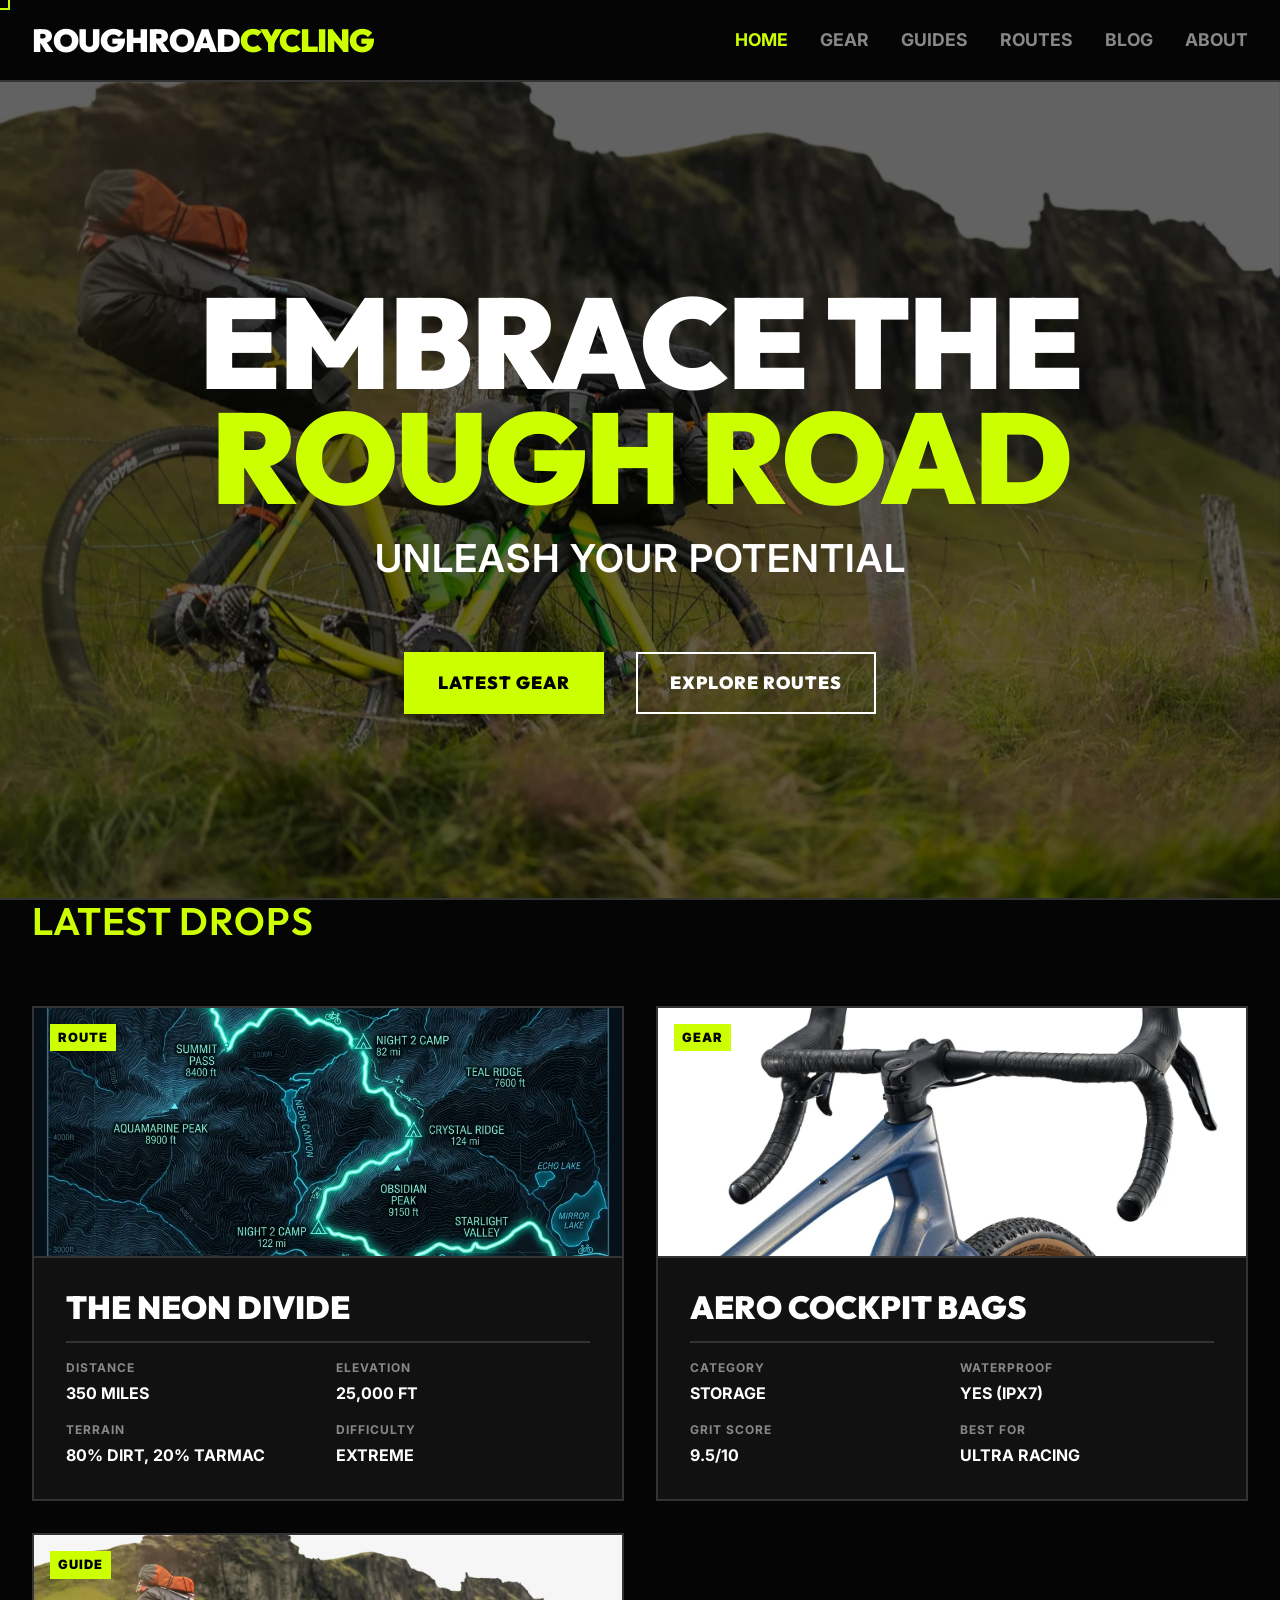
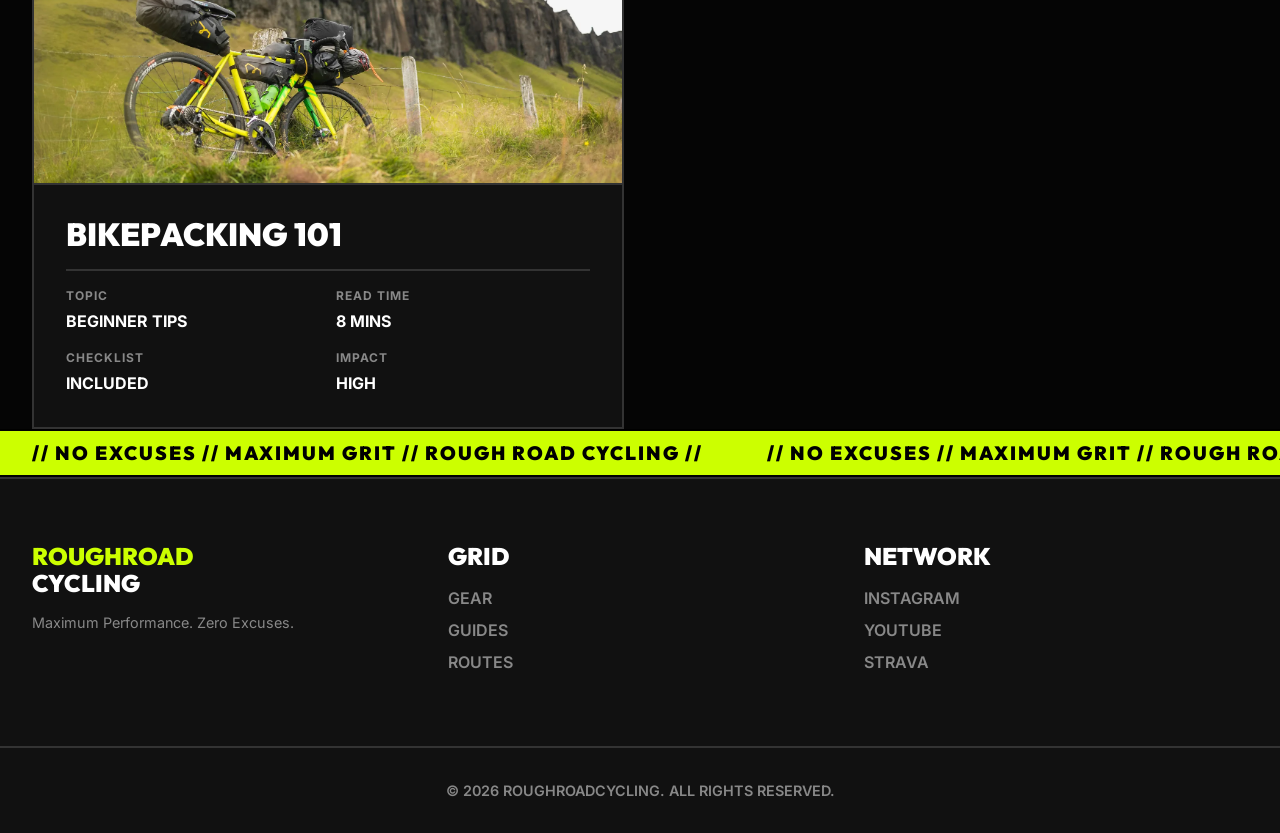
<file: index.html>
<!DOCTYPE html>
<html lang="en">
<head>
    <meta charset="UTF-8">
    <meta name="viewport" content="width=device-width, initial-scale=1.0">
    <meta name="robots" content="index,follow,max-image-preview:large">
    <meta name="theme-color" content="#0a0a0a">

    <title>RoughRoadCycling — Gravel Bike Reviews, Bikepacking Guides & GPX Routes</title>
    <meta name="description" content="Brutally honest gravel bike gear reviews, bikepacking guides, and tested GPX routes. Maximum performance. Zero excuses.">
    <link rel="canonical" href="https://roughroadcycling.com/">

    <!-- Open Graph -->
    <meta property="og:type" content="website">
    <meta property="og:site_name" content="RoughRoadCycling">
    <meta property="og:title" content="RoughRoadCycling — Gravel Bike Reviews, Bikepacking Guides & GPX Routes">
    <meta property="og:description" content="Brutally honest gravel bike gear reviews, bikepacking guides, and tested GPX routes. Maximum performance. Zero excuses.">
    <meta property="og:url" content="https://roughroadcycling.com/">
    <meta property="og:image" content="https://roughroadcycling.com/images/hero.webp">
    <meta property="og:image:alt" content="Cyclist riding a gravel bike on a scenic dirt road at sunrise">

    <!-- Twitter -->
    <meta name="twitter:card" content="summary_large_image">
    <meta name="twitter:title" content="RoughRoadCycling — Gravel Bike Reviews, Bikepacking Guides & GPX Routes">
    <meta name="twitter:description" content="Brutally honest gravel bike gear reviews, bikepacking guides, and tested GPX routes.">
    <meta name="twitter:image" content="https://roughroadcycling.com/images/hero.webp">

    <!-- Google Fonts -->
    <link rel="preconnect" href="https://fonts.googleapis.com">
    <link rel="preconnect" href="https://fonts.gstatic.com" crossorigin>
    <link href="https://fonts.googleapis.com/css2?family=Inter:wght@400;700;900&family=Outfit:wght@600;900&display=swap" rel="stylesheet">

    <link rel="stylesheet" href="css/styles.css">

    <!-- Schema: Organization + WebSite (with SearchAction-ready structure) -->
    <script type="application/ld+json">
    {
      "@context": "https://schema.org",
      "@graph": [
        {
          "@type": "Organization",
          "@id": "https://roughroadcycling.com/#organization",
          "name": "RoughRoadCycling",
          "url": "https://roughroadcycling.com/",
          "logo": "https://roughroadcycling.com/images/hero.webp",
          "description": "Gravel cycling and bikepacking content — gear reviews, guides, and routes.",
          "sameAs": [
            "https://instagram.com",
            "https://youtube.com",
            "https://strava.com"
          ]
        },
        {
          "@type": "WebSite",
          "@id": "https://roughroadcycling.com/#website",
          "url": "https://roughroadcycling.com/",
          "name": "RoughRoadCycling",
          "publisher": { "@id": "https://roughroadcycling.com/#organization" }
        }
      ]
    }
    </script>
</head>
<body>
    <div class="scroll-text-bg" aria-hidden="true">ROUGH ROAD CYCLING // UNBOUND //</div>

    <!-- Header -->
    <header class="site-header">
        <div class="container nav-container">
            <a href="index.html" class="logo">RoughRoad<span>Cycling</span></a>
            <button class="mobile-menu-btn" aria-label="Toggle menu" aria-expanded="false">☰</button>
            <nav>
                <ul class="nav-links">
                    <li><a href="index.html" class="active">Home</a></li>
                    <li><a href="reviews.html">Gear</a></li>
                    <li><a href="guides.html">Guides</a></li>
                    <li><a href="routes.html">Routes</a></li>
                    <li><a href="blog/">Blog</a></li>
                    <li><a href="about.html">About</a></li>
                </ul>
            </nav>
        </div>
    </header>

    <!-- Hero Section -->
    <section class="hero fade-in-up">
        <img src="images/hero.webp" alt="Cyclist riding a gravel bike on a scenic dirt road at sunrise" class="hero-bg" loading="lazy" width="1376" height="768">
        <div class="hero-overlay"></div>
        <div class="container hero-content text-center">
            <h1 class="brutalist-title">Embrace the<br><span class="text-accent">Rough Road</span></h1>
            <p class="brutalist-subtitle" style="margin-top: var(--space-sm); color: #fff;">Unleash Your Potential</p>
            <div class="hero-buttons" style="justify-content: center;">
                <a href="reviews.html" class="btn btn-primary">Latest Gear</a>
                <a href="routes.html" class="btn btn-outline">Explore Routes</a>
            </div>
        </div>
    </section>

    <!-- Featured Section -->
    <section class="container fade-in-up">
        <div class="section-header">
            <h2 class="brutalist-subtitle text-accent">Latest Drops</h2>
        </div>
        
        <div class="grid-cards">
            <!-- Card 1 -->
            <a href="routes.html" class="ticket-card">
                <div class="ticket-img-wrapper">
                    <span class="ticket-category-tag">Route</span>
                    <img src="images/map.webp" alt="Topographic map route for bikepacking" class="ticket-img" loading="lazy" width="800" height="600">
                </div>
                <div class="ticket-content">
                    <h3 class="ticket-title">The Neon Divide</h3>
                    <div class="ticket-data">
                        <div class="data-point">
                            <span class="data-label">Distance</span>
                            <span class="data-value">350 Miles</span>
                        </div>
                        <div class="data-point">
                            <span class="data-label">Elevation</span>
                            <span class="data-value">25,000 ft</span>
                        </div>
                        <div class="data-point">
                            <span class="data-label">Terrain</span>
                            <span class="data-value">80% Dirt, 20% Tarmac</span>
                        </div>
                        <div class="data-point">
                            <span class="data-label">Difficulty</span>
                            <span class="data-value text-accent">Extreme</span>
                        </div>
                    </div>
                </div>
            </a>

            <!-- Card 2 -->
            <a href="reviews.html" class="ticket-card">
                <div class="ticket-img-wrapper">
                    <span class="ticket-category-tag">Gear</span>
                    <img src="images/gear.webp" alt="High-end gravel bike handlebar and bags" class="ticket-img" loading="lazy" width="800" height="600">
                </div>
                <div class="ticket-content">
                    <h3 class="ticket-title">Aero Cockpit Bags</h3>
                    <div class="ticket-data">
                        <div class="data-point">
                            <span class="data-label">Category</span>
                            <span class="data-value">Storage</span>
                        </div>
                        <div class="data-point">
                            <span class="data-label">Waterproof</span>
                            <span class="data-value">Yes (IPX7)</span>
                        </div>
                        <div class="data-point">
                            <span class="data-label">Grit Score</span>
                            <span class="data-value text-accent">9.5/10</span>
                        </div>
                        <div class="data-point">
                            <span class="data-label">Best For</span>
                            <span class="data-value">Ultra Racing</span>
                        </div>
                    </div>
                </div>
            </a>
            
             <!-- Card 3 -->
             <a href="guides.html" class="ticket-card">
                <div class="ticket-img-wrapper">
                    <span class="ticket-category-tag">Guide</span>
                    <img src="images/hero.webp" alt="Bikepacking Guide" class="ticket-img" loading="lazy" width="1376" height="768">
                </div>
                <div class="ticket-content">
                    <h3 class="ticket-title">Bikepacking 101</h3>
                    <div class="ticket-data">
                        <div class="data-point">
                            <span class="data-label">Topic</span>
                            <span class="data-value">Beginner Tips</span>
                        </div>
                        <div class="data-point">
                            <span class="data-label">Read Time</span>
                            <span class="data-value">8 Mins</span>
                        </div>
                        <div class="data-point">
                            <span class="data-label">Checklist</span>
                            <span class="data-value">Included</span>
                        </div>
                        <div class="data-point">
                            <span class="data-label">Impact</span>
                            <span class="data-value text-accent">High</span>
                        </div>
                    </div>
                </div>
            </a>
        </div>
    </section>

    <!-- Marquee -->
    <div class="marquee-container">
        <div class="marquee-content">
            <span>// NO EXCUSES // MAXIMUM GRIT // ROUGH ROAD CYCLING //</span>
            <span>// NO EXCUSES // MAXIMUM GRIT // ROUGH ROAD CYCLING //</span>
            <span>// NO EXCUSES // MAXIMUM GRIT // ROUGH ROAD CYCLING //</span>
            <span>// NO EXCUSES // MAXIMUM GRIT // ROUGH ROAD CYCLING //</span>
            <span>// NO EXCUSES // MAXIMUM GRIT // ROUGH ROAD CYCLING //</span>
        </div>
    </div>

    <!-- Footer -->
    <footer class="site-footer">
        <div class="container footer-grid">
            <div class="footer-col">
                <h4 class="text-accent">ROUGHROAD<br><span style="color:white">CYCLING</span></h4>
                <p style="color: var(--color-text-muted); font-size: 0.9rem;">Maximum Performance. Zero Excuses.</p>
            </div>
            <div class="footer-col">
                <h4>Grid</h4>
                <ul class="footer-links">
                    <li><a href="reviews.html">Gear</a></li>
                    <li><a href="guides.html">Guides</a></li>
                    <li><a href="routes.html">Routes</a></li>
                </ul>
            </div>
            <div class="footer-col">
                <h4>Network</h4>
                <ul class="footer-links">
                    <li><a href="https://instagram.com" target="_blank" rel="noopener noreferrer">Instagram</a></li>
                    <li><a href="https://youtube.com" target="_blank" rel="noopener noreferrer">YouTube</a></li>
                    <li><a href="https://strava.com" target="_blank" rel="noopener noreferrer">Strava</a></li>
                </ul>
            </div>
        </div>
        <div class="container footer-bottom">
            <p>&copy; 2026 RoughRoadCycling. All Rights Reserved.</p>
        </div>
    </footer>

    <script src="js/main.js"></script>
</body>
</html>
</file>
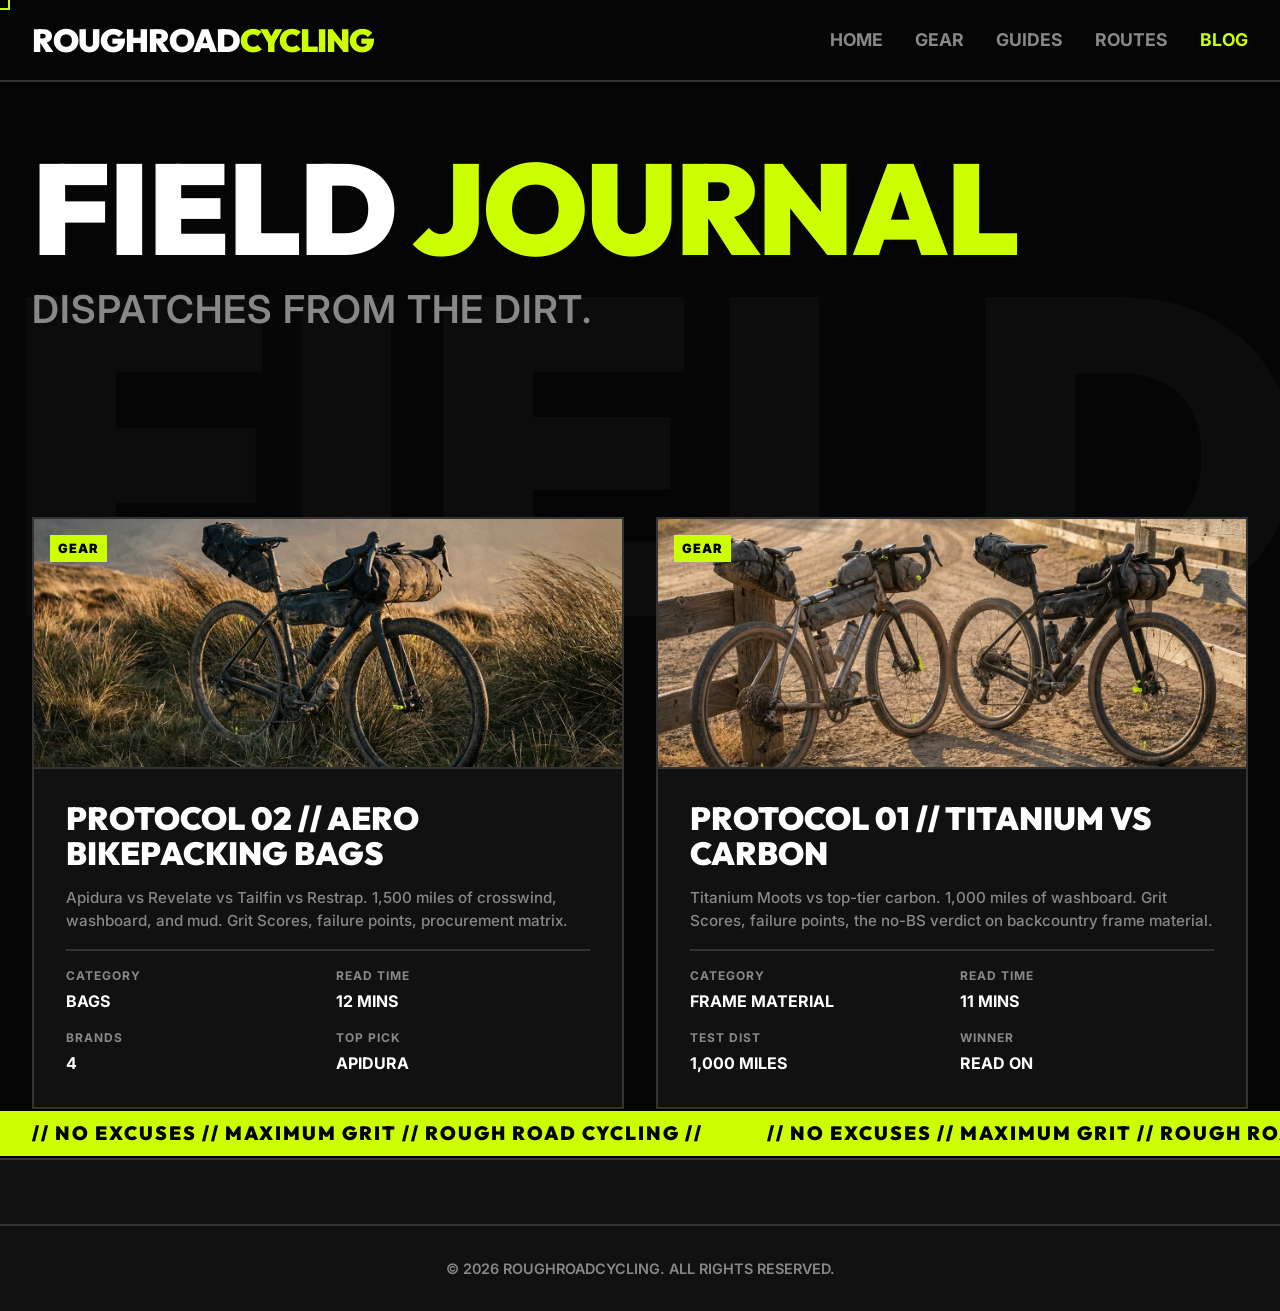
<file: blog/index.html>
<!DOCTYPE html>
<html lang="en">
<head>
    <meta charset="UTF-8">
    <meta name="viewport" content="width=device-width, initial-scale=1.0">
    <meta name="robots" content="index,follow,max-image-preview:large">
    <meta name="theme-color" content="#0a0a0a">

    <title>The Field Journal — Gravel Cycling Blog | RoughRoadCycling</title>
    <meta name="description" content="Field-tested gravel cycling and bikepacking articles. Gear deep-dives, training protocols, route reports — written from the saddle, not the desk.">
    <link rel="canonical" href="https://roughroadcycling.com/blog/">

    <meta property="og:type" content="website">
    <meta property="og:site_name" content="RoughRoadCycling">
    <meta property="og:title" content="The Field Journal — Gravel Cycling Blog">
    <meta property="og:description" content="Field-tested gravel cycling and bikepacking articles.">
    <meta property="og:url" content="https://roughroadcycling.com/blog/">
    <meta property="og:image" content="https://roughroadcycling.com/images/hero.webp">
    <meta property="og:image:alt" content="Gravel cyclist on a remote dirt road">

    <meta name="twitter:card" content="summary_large_image">
    <meta name="twitter:title" content="The Field Journal — Gravel Cycling Blog">
    <meta name="twitter:description" content="Field-tested gravel cycling and bikepacking articles.">
    <meta name="twitter:image" content="https://roughroadcycling.com/images/hero.webp">

    <link rel="preconnect" href="https://fonts.googleapis.com">
    <link rel="preconnect" href="https://fonts.gstatic.com" crossorigin>
    <link href="https://fonts.googleapis.com/css2?family=Inter:wght@400;700;900&family=Outfit:wght@600;900&display=swap" rel="stylesheet">
    <link rel="stylesheet" href="../css/styles.css">

    <script type="application/ld+json">
    {
      "@context": "https://schema.org",
      "@type": "Blog",
      "name": "The Field Journal",
      "url": "https://roughroadcycling.com/blog/",
      "description": "Field-tested gravel cycling and bikepacking articles.",
      "publisher": {
        "@type": "Organization",
        "name": "RoughRoadCycling",
        "logo": { "@type": "ImageObject", "url": "https://roughroadcycling.com/images/hero.webp" }
      },
      "blogPost": [
        {
          "@type": "BlogPosting",
          "headline": "Protocol 02 // Aero Bikepacking Bags: 1,500-Mile Loadout Test",
          "url": "https://roughroadcycling.com/blog/best-aero-bikepacking-bags/",
          "datePublished": "2026-05-19"
        },
        {
          "@type": "BlogPosting",
          "headline": "Protocol 01 // Titanium vs Carbon Gravel: 1,000-Mile Verdict",
          "url": "https://roughroadcycling.com/blog/titanium-vs-carbon-gravel-bike/",
          "datePublished": "2026-05-18"
        }
      ]
    }
    </script>
</head>
<body>
    <div class="scroll-text-bg" aria-hidden="true">FIELD JOURNAL // RAW DISPATCH //</div>

    <header class="site-header">
        <div class="container nav-container">
            <a href="../index.html" class="logo">RoughRoad<span>Cycling</span></a>
            <button class="mobile-menu-btn" aria-label="Toggle menu" aria-expanded="false">☰</button>
            <nav>
                <ul class="nav-links">
                    <li><a href="../index.html">Home</a></li>
                    <li><a href="../reviews.html">Gear</a></li>
                    <li><a href="../guides.html">Guides</a></li>
                    <li><a href="../routes.html">Routes</a></li>
                    <li><a href="index.html" class="active">Blog</a></li>
                </ul>
            </nav>
        </div>
    </header>

    <section class="container" style="padding-top: 150px; padding-bottom: 50px;">
        <div class="section-header fade-in-up">
            <h1 class="brutalist-title">Field <span class="text-accent">Journal</span></h1>
            <p class="brutalist-subtitle" style="color: var(--color-text-muted);">Dispatches from the dirt.</p>
        </div>
    </section>

    <section class="container fade-in-up" style="padding-top: 0;">
        <div class="grid-cards">

            <a href="best-aero-bikepacking-bags/" class="ticket-card">
                <div class="ticket-img-wrapper">
                    <span class="ticket-category-tag">Gear</span>
                    <img src="../images/blog/aero-bikepacking-bags/aero-bikepacking-bags-loaded-rig.webp" alt="Fully loaded gravel bike with aero bikepacking bags on a windswept ridge at golden hour" class="ticket-img" width="1376" height="768" loading="lazy" decoding="async">
                </div>
                <div class="ticket-content">
                    <h2 class="ticket-title">Protocol 02 // Aero Bikepacking Bags</h2>
                    <p style="color: var(--color-text-muted); font-size: 0.95rem; margin-bottom: var(--space-sm); font-weight: 500;">Apidura vs Revelate vs Tailfin vs Restrap. 1,500 miles of crosswind, washboard, and mud. Grit Scores, failure points, procurement matrix.</p>
                    <div class="ticket-data">
                        <div class="data-point">
                            <span class="data-label">Category</span>
                            <span class="data-value">Bags</span>
                        </div>
                        <div class="data-point">
                            <span class="data-label">Read Time</span>
                            <span class="data-value">12 Mins</span>
                        </div>
                        <div class="data-point">
                            <span class="data-label">Brands</span>
                            <span class="data-value">4</span>
                        </div>
                        <div class="data-point">
                            <span class="data-label">Top Pick</span>
                            <span class="data-value text-accent">Apidura</span>
                        </div>
                    </div>
                </div>
            </a>

            <a href="titanium-vs-carbon-gravel-bike/" class="ticket-card">
                <div class="ticket-img-wrapper">
                    <span class="ticket-category-tag">Gear</span>
                    <img src="../images/blog/ti-vs-carbon/titanium-vs-carbon-gravel-comparison.webp" alt="Titanium and carbon gravel bikes leaned side by side at golden hour" class="ticket-img" width="1376" height="768" loading="lazy" decoding="async">
                </div>
                <div class="ticket-content">
                    <h2 class="ticket-title">Protocol 01 // Titanium vs Carbon</h2>
                    <p style="color: var(--color-text-muted); font-size: 0.95rem; margin-bottom: var(--space-sm); font-weight: 500;">Titanium Moots vs top-tier carbon. 1,000 miles of washboard. Grit Scores, failure points, the no-BS verdict on backcountry frame material.</p>
                    <div class="ticket-data">
                        <div class="data-point">
                            <span class="data-label">Category</span>
                            <span class="data-value">Frame Material</span>
                        </div>
                        <div class="data-point">
                            <span class="data-label">Read Time</span>
                            <span class="data-value">11 Mins</span>
                        </div>
                        <div class="data-point">
                            <span class="data-label">Test Dist</span>
                            <span class="data-value">1,000 Miles</span>
                        </div>
                        <div class="data-point">
                            <span class="data-label">Winner</span>
                            <span class="data-value text-accent">Read on</span>
                        </div>
                    </div>
                </div>
            </a>

        </div>
    </section>

    <div class="marquee-container">
        <div class="marquee-content">
            <span>// NO EXCUSES // MAXIMUM GRIT // ROUGH ROAD CYCLING //</span>
            <span>// NO EXCUSES // MAXIMUM GRIT // ROUGH ROAD CYCLING //</span>
            <span>// NO EXCUSES // MAXIMUM GRIT // ROUGH ROAD CYCLING //</span>
            <span>// NO EXCUSES // MAXIMUM GRIT // ROUGH ROAD CYCLING //</span>
        </div>
    </div>

    <footer class="site-footer">
        <div class="container footer-bottom">
            <p>&copy; 2026 RoughRoadCycling. All Rights Reserved.</p>
        </div>
    </footer>

    <script src="../js/main.js"></script>
</body>
</html>
</file>
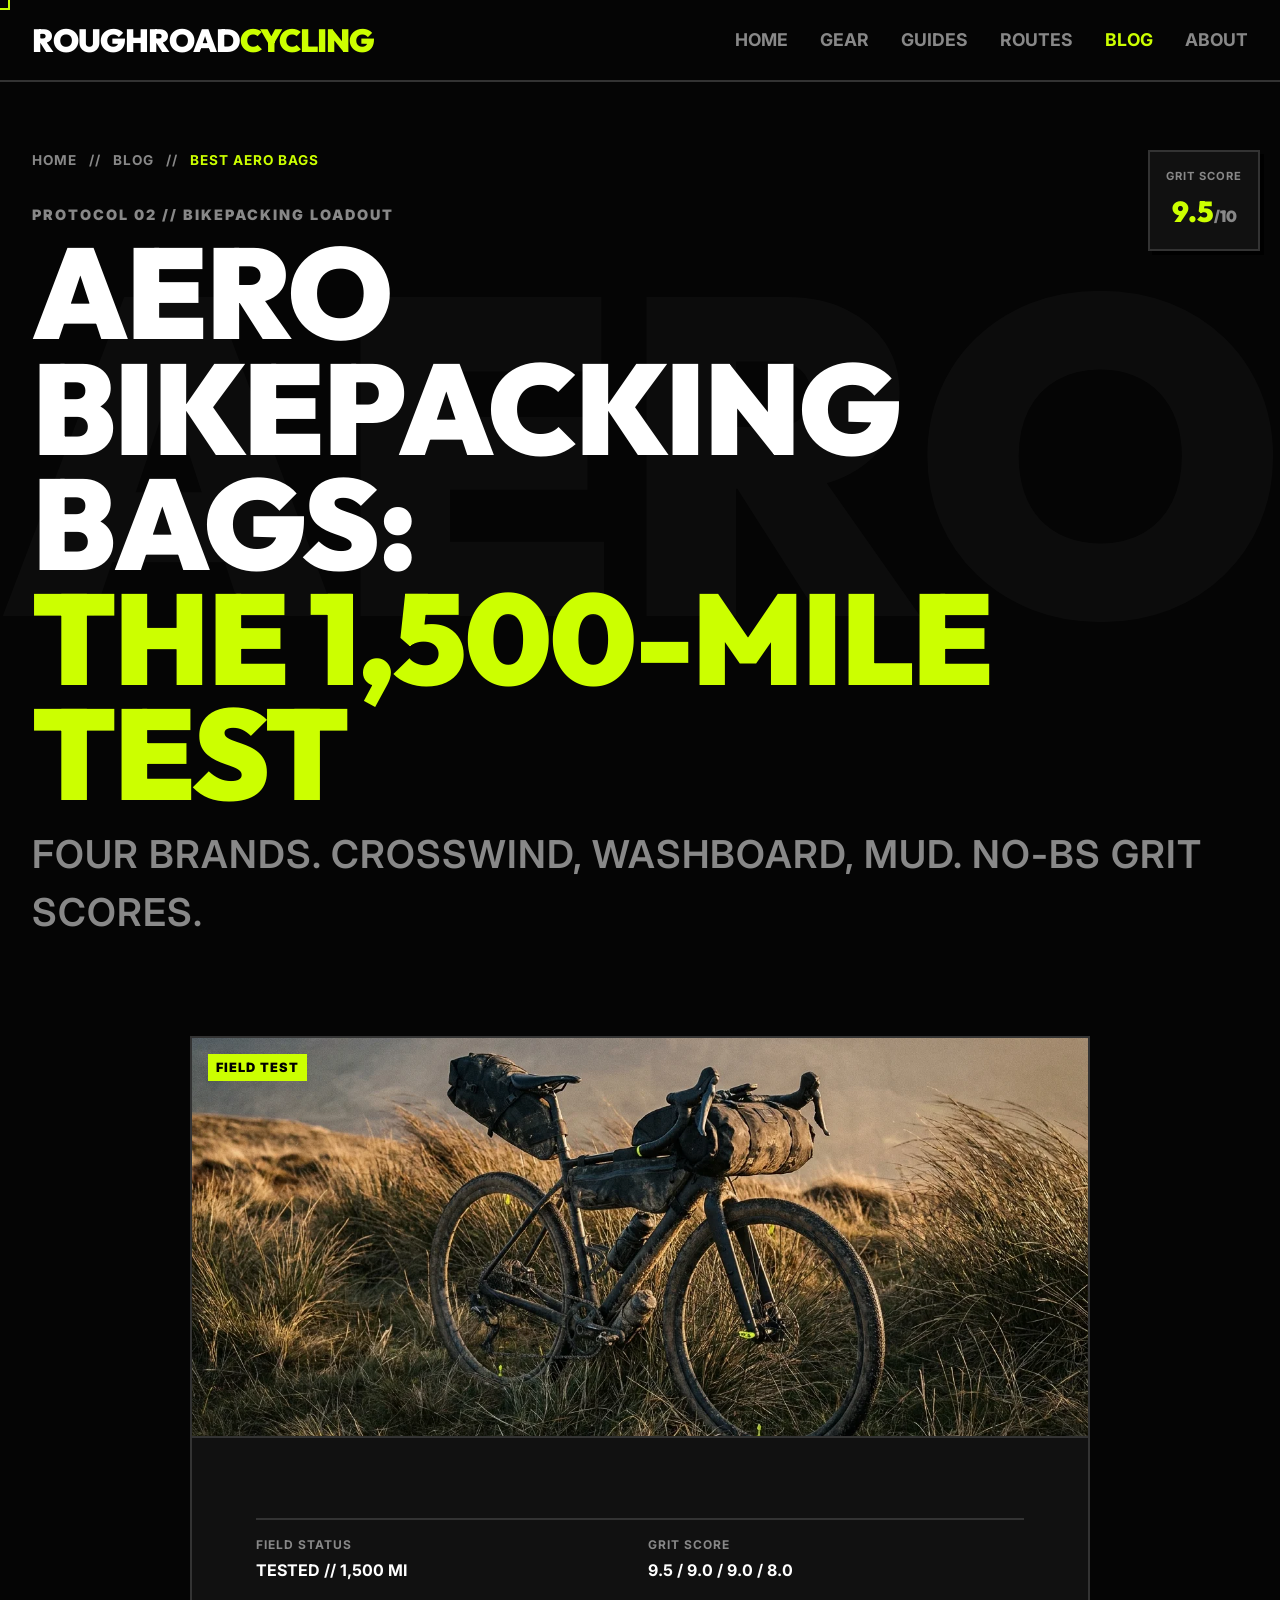
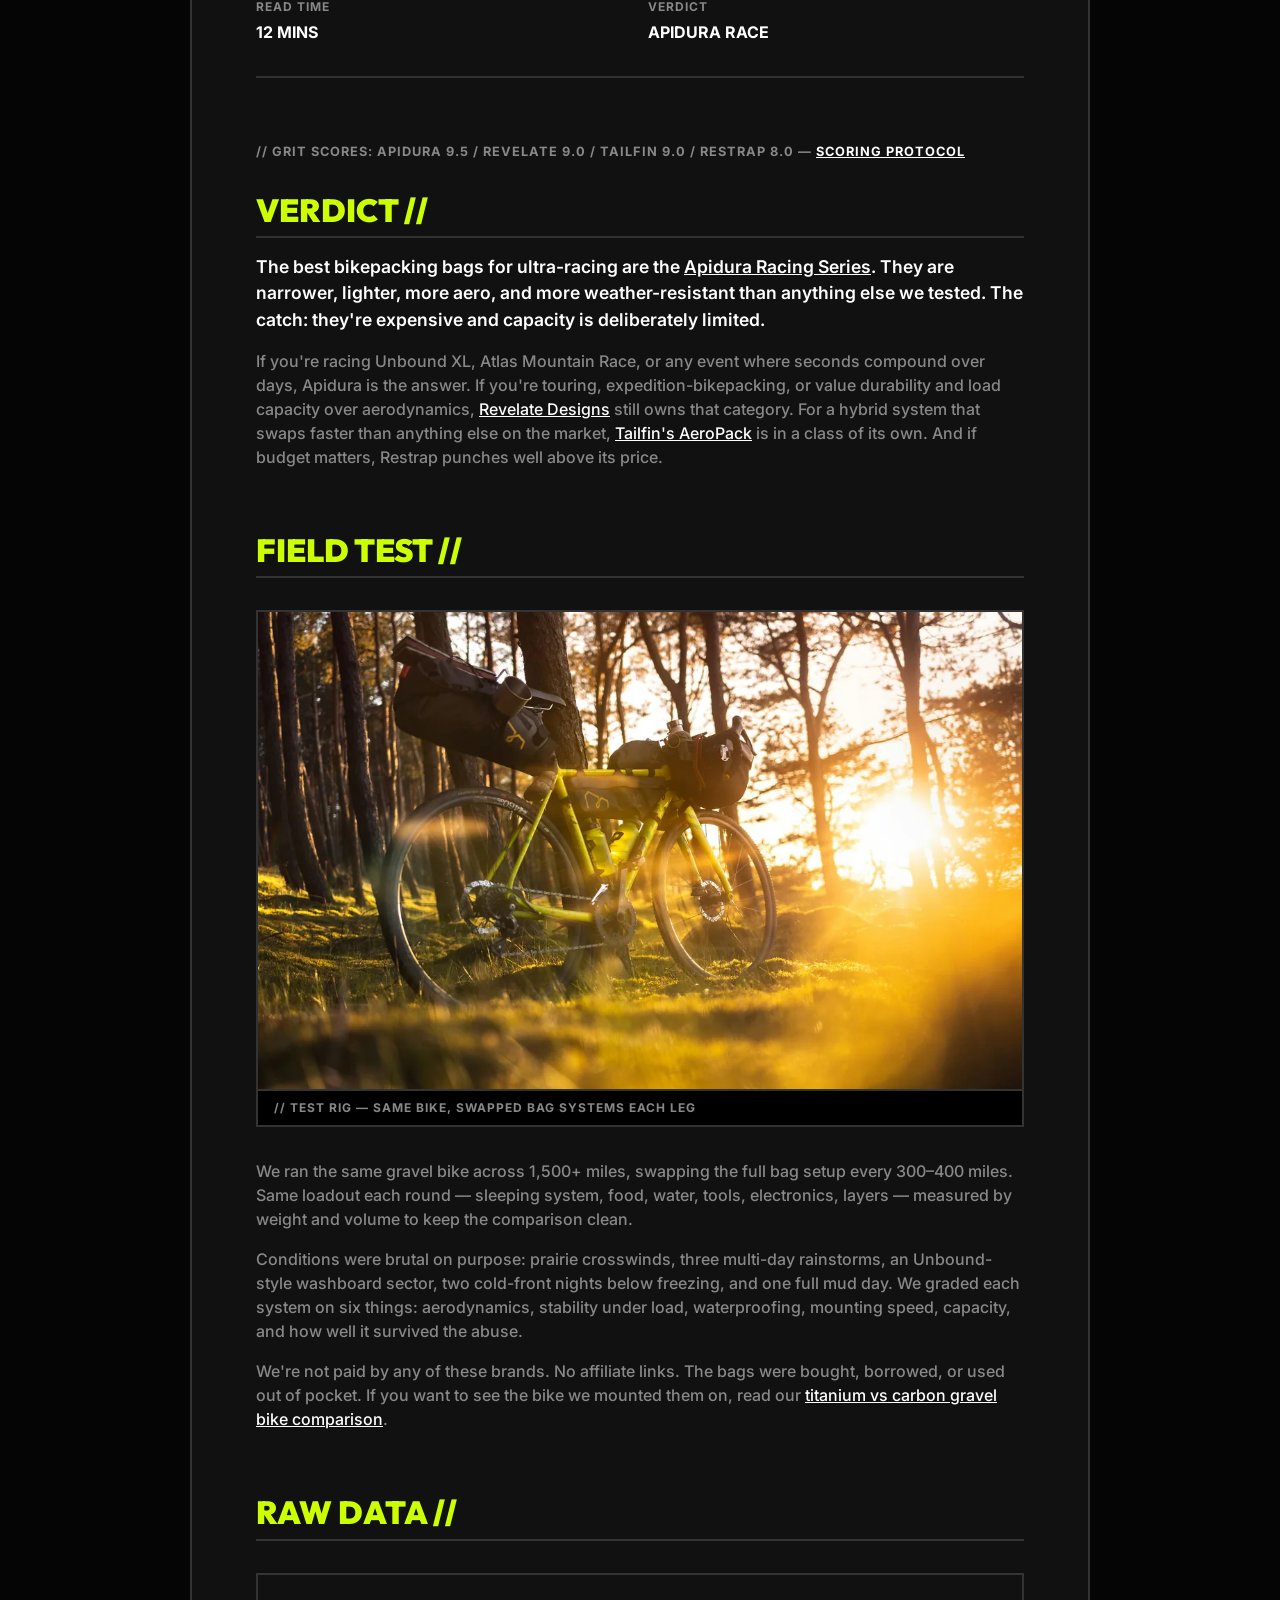
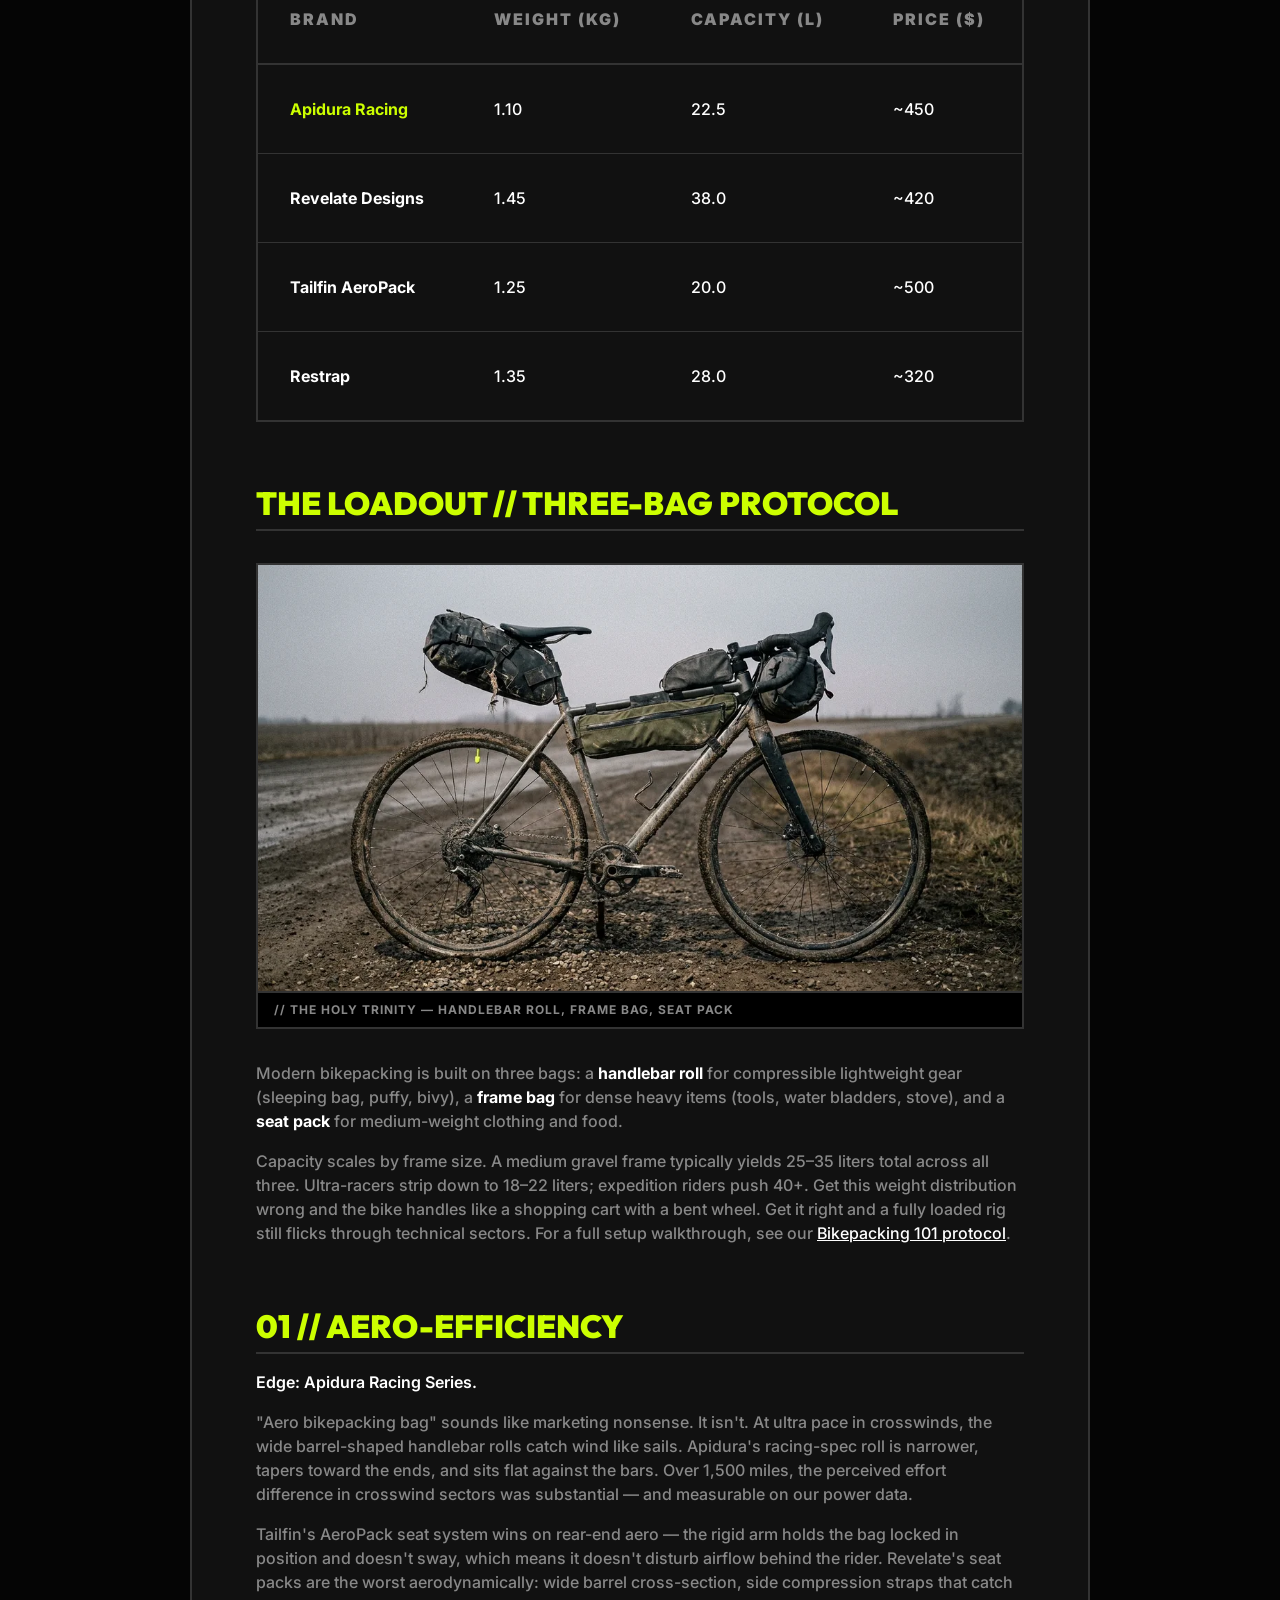
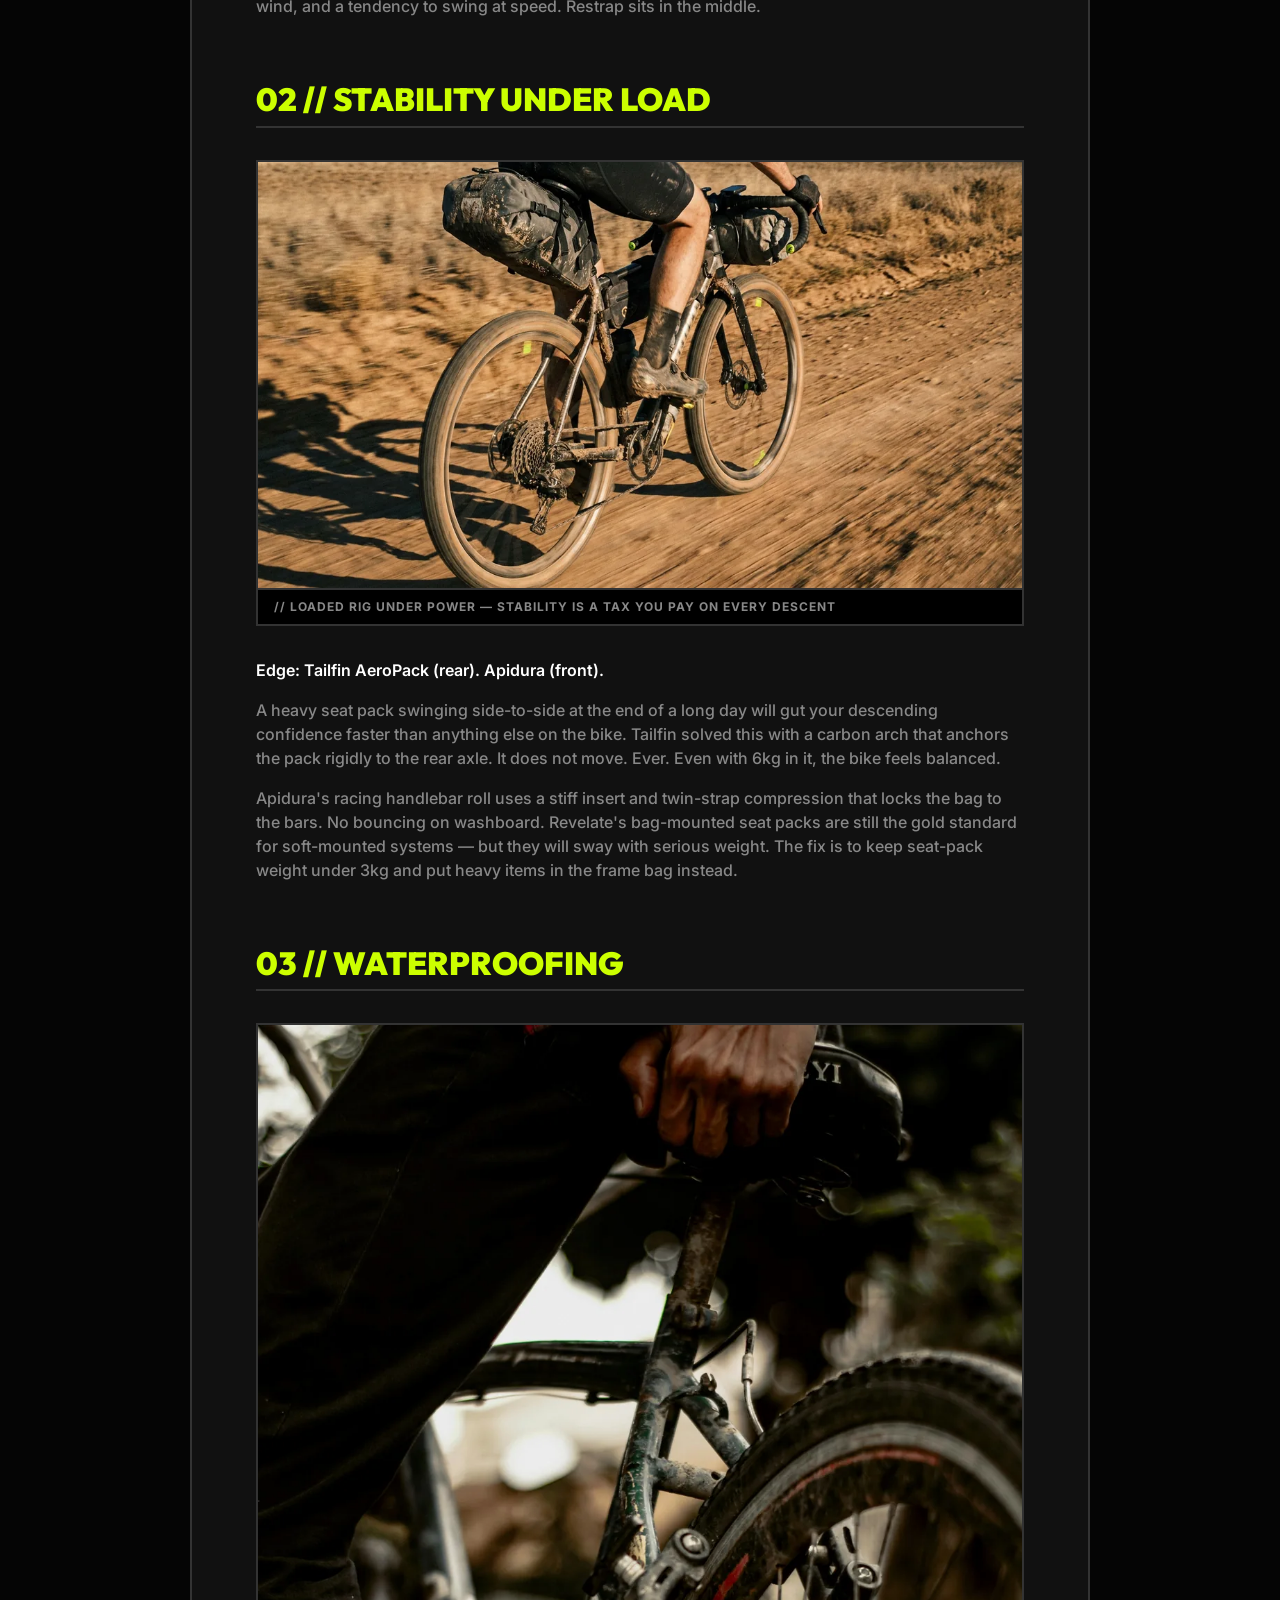
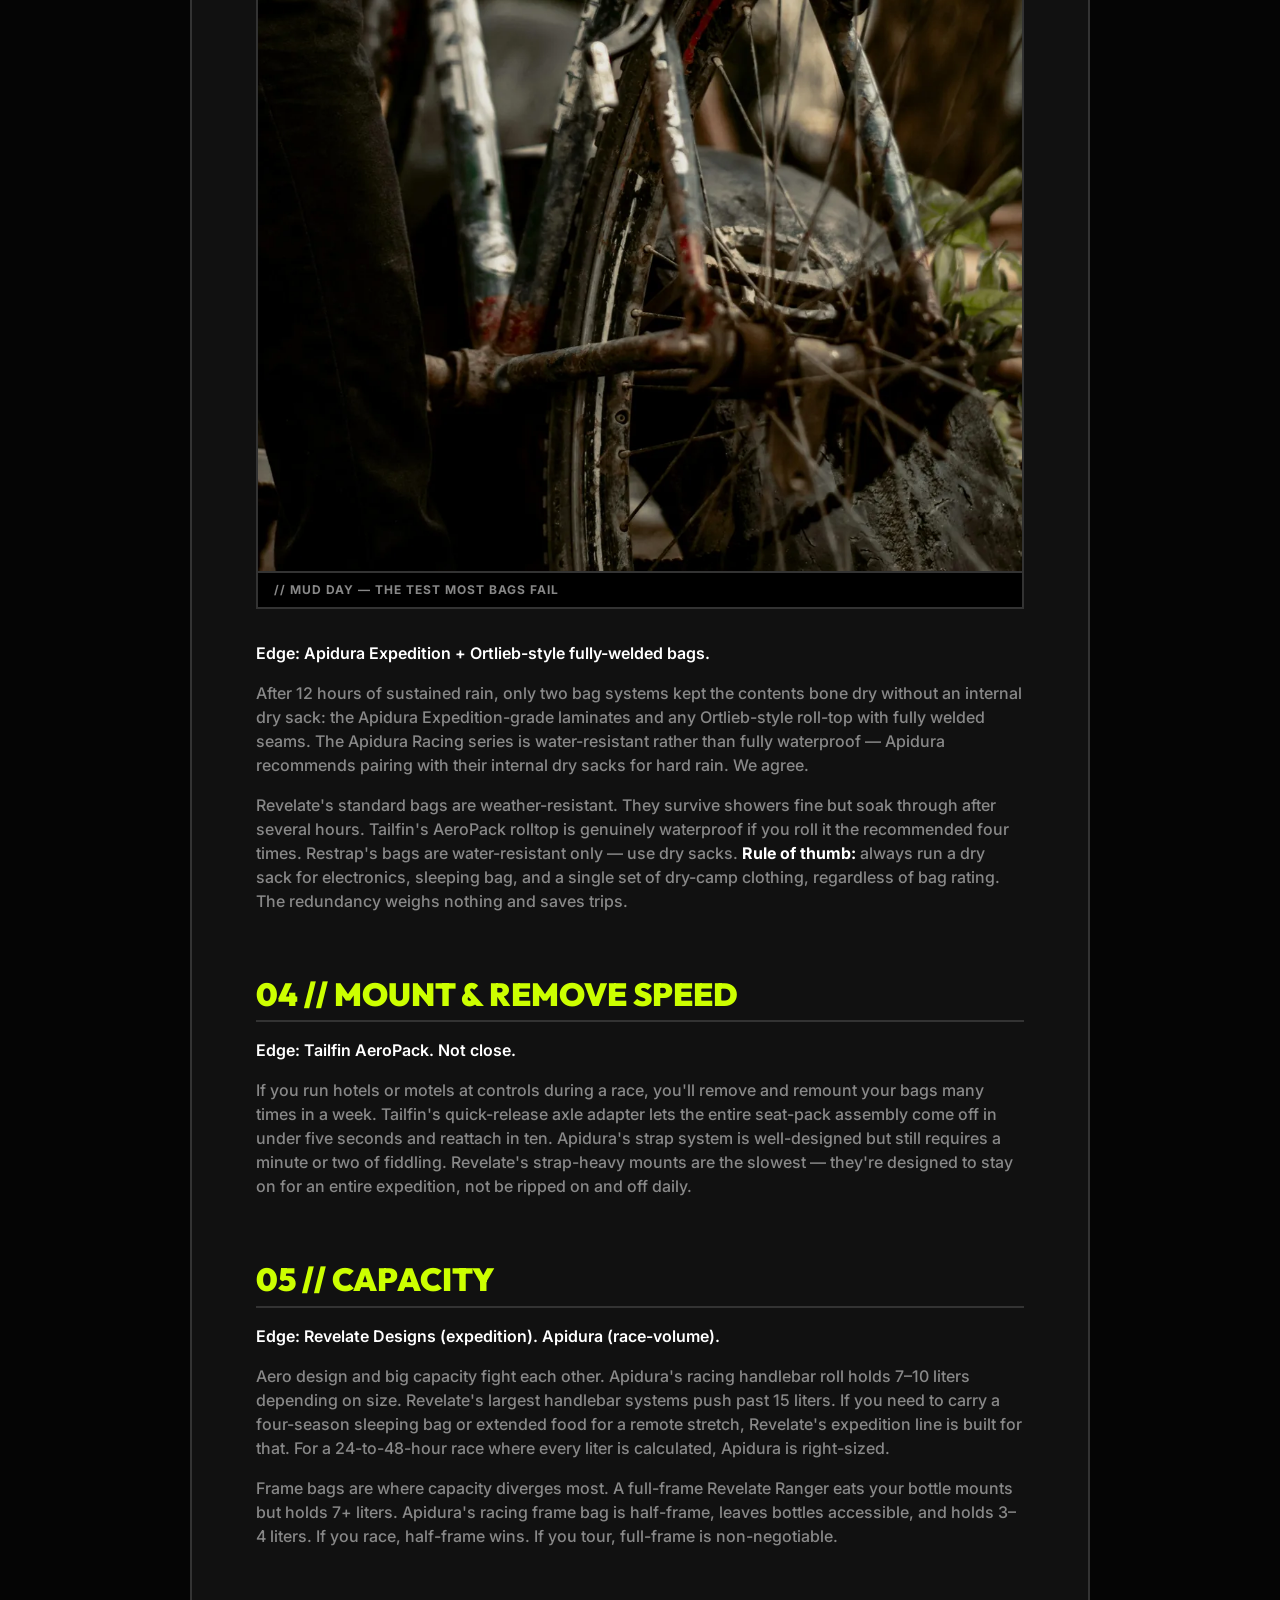
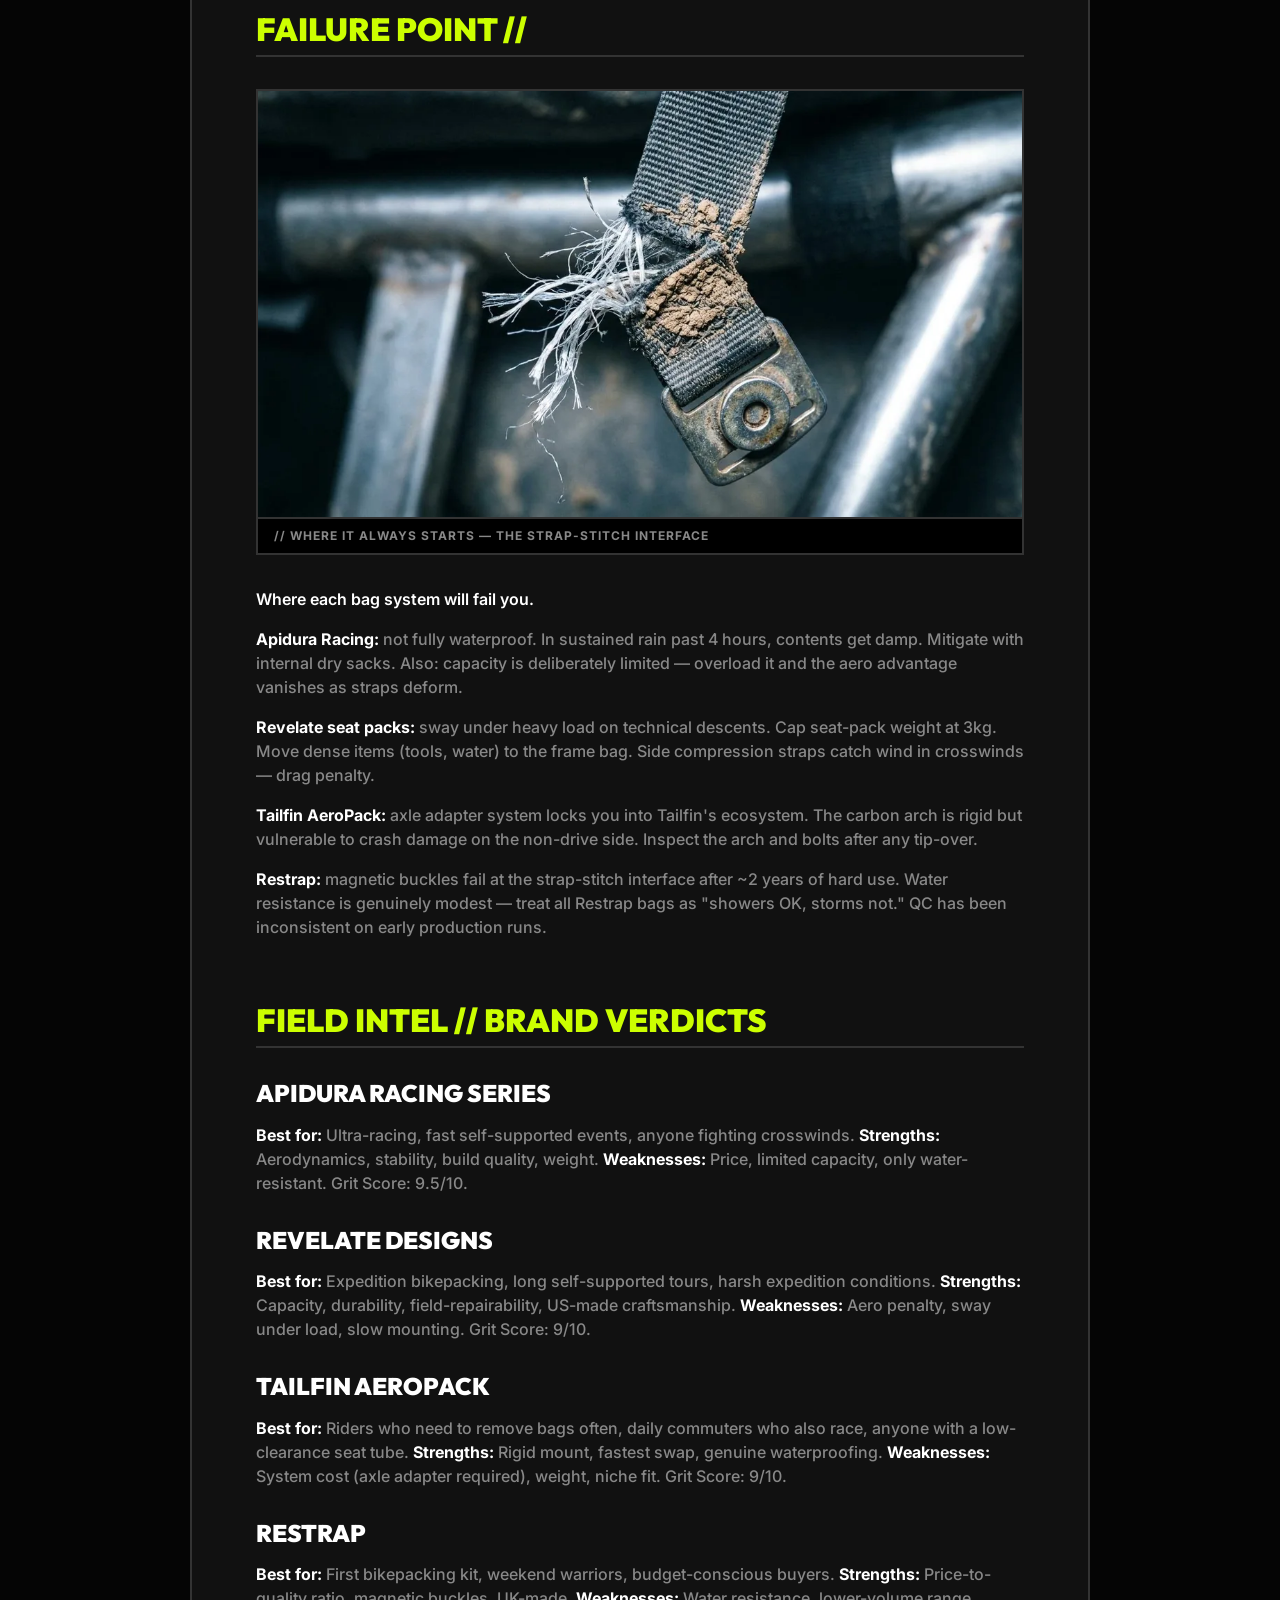
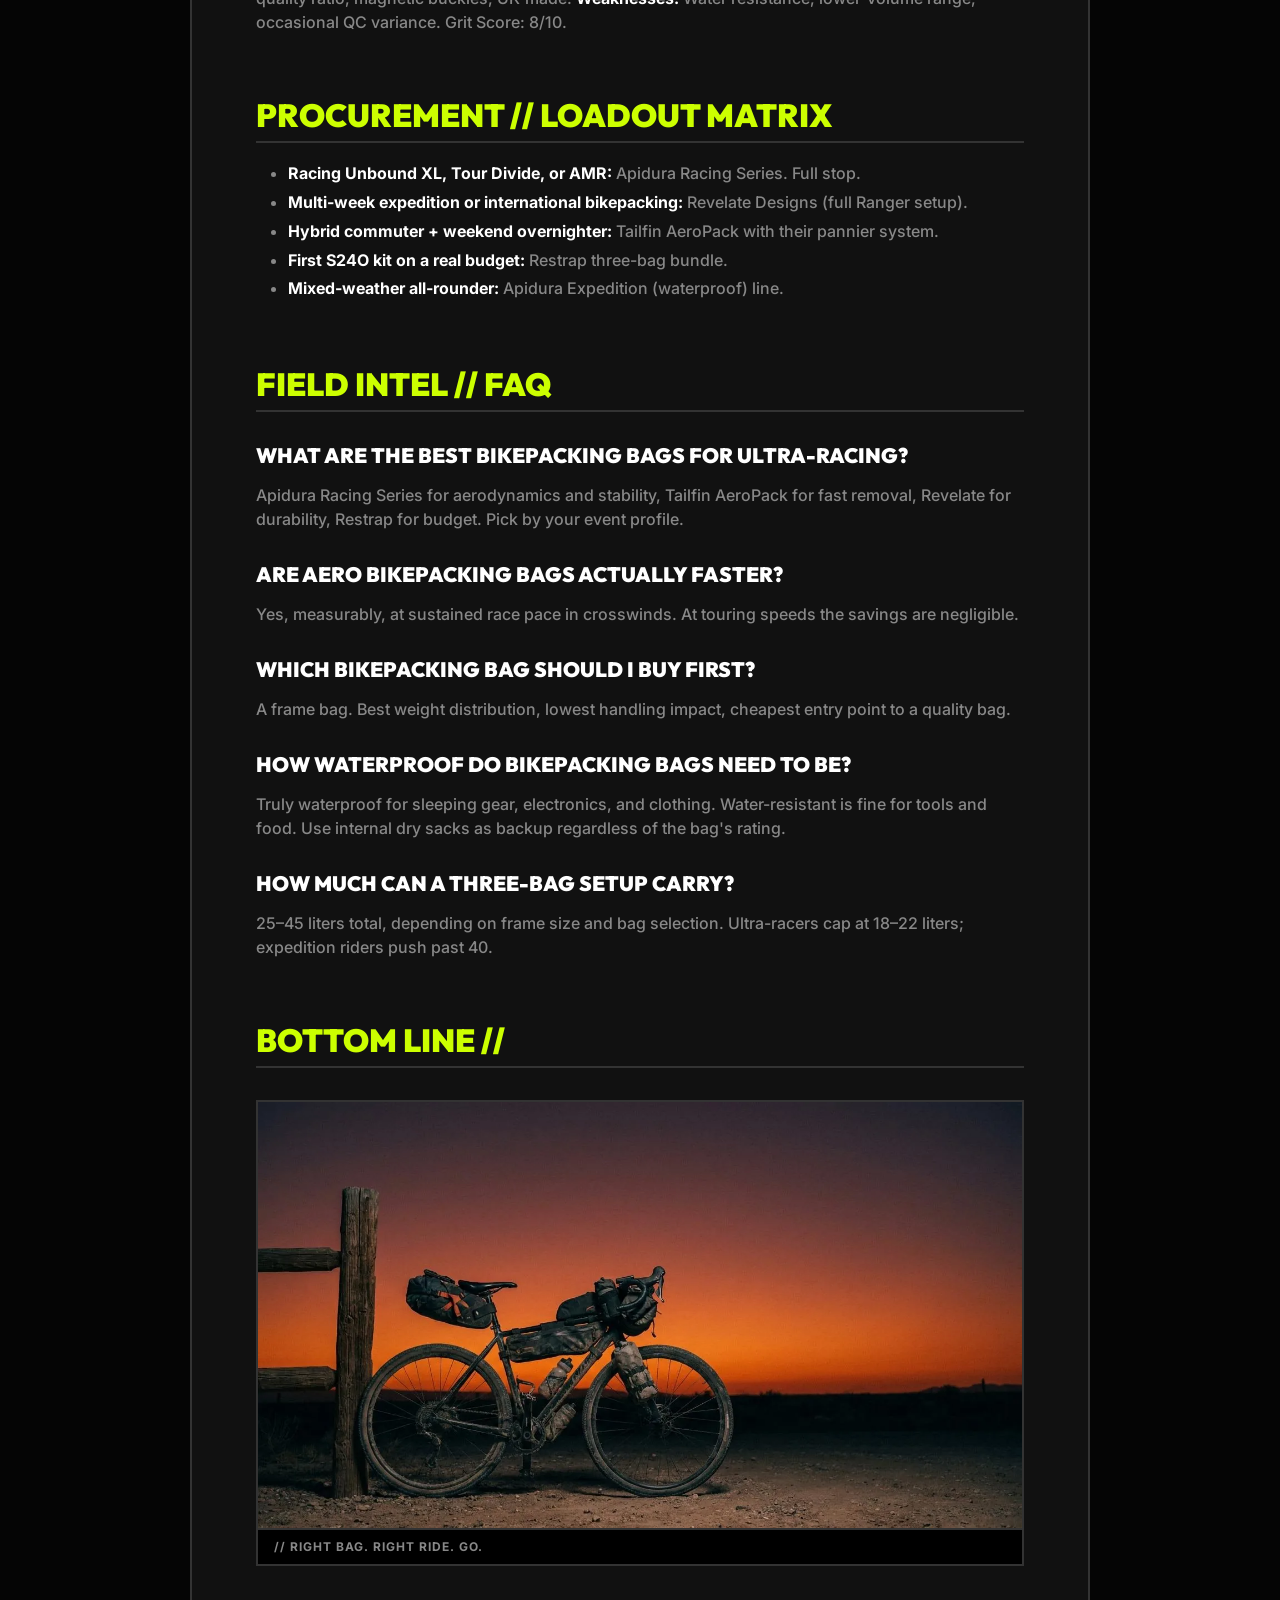
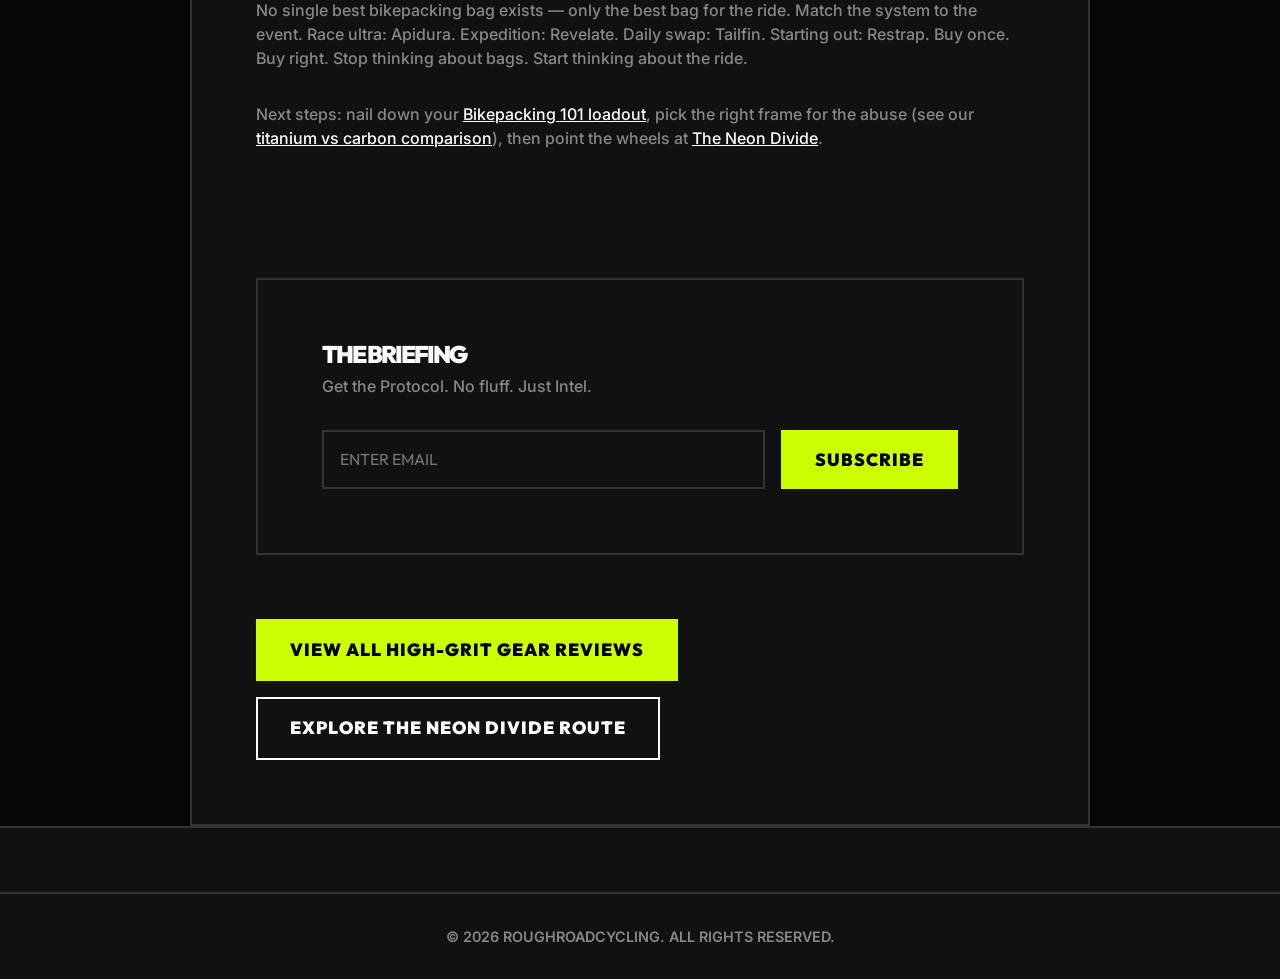
<file: blog/best-aero-bikepacking-bags/index.html>
<!DOCTYPE html>
<html lang="en">
<head>
    <meta charset="UTF-8">
    <meta name="viewport" content="width=device-width, initial-scale=1.0">
    <meta name="robots" content="index,follow,max-image-preview:large">
    <meta name="theme-color" content="#0a0a0a">

    <title>Protocol 02 // Aero Bikepacking Bags: 1,500-Mile Loadout Test | RoughRoadCycling</title>
    <meta name="description" content="Apidura vs Revelate vs Tailfin vs Restrap — aero bikepacking bags field-tested across 1,500 miles of crosswind, washboard, and mud. Grit Score, failure points, procurement matrix.">
    <link rel="canonical" href="https://roughroadcycling.com/blog/best-aero-bikepacking-bags/">

    <meta property="og:type" content="article">
    <meta property="og:site_name" content="RoughRoadCycling">
    <meta property="og:title" content="Protocol 02 // Aero Bikepacking Bags: 1,500-Mile Loadout Test">
    <meta property="og:description" content="Apidura vs Revelate vs Tailfin vs Restrap — aero bikepacking bags field-tested across 1,500 miles.">
    <meta property="og:url" content="https://roughroadcycling.com/blog/best-aero-bikepacking-bags/">
    <meta property="og:image" content="https://roughroadcycling.com/images/blog/aero-bikepacking-bags/aero-bikepacking-bags-loaded-rig.webp">
    <meta property="og:image:alt" content="Fully loaded gravel bike with aero bikepacking bags on a windswept ridge at golden hour">
    <meta property="article:published_time" content="2026-05-19">
    <meta property="article:modified_time" content="2026-05-19">
    <meta property="article:section" content="Gear Reviews">
    <meta property="article:tag" content="best bikepacking bags">
    <meta property="article:tag" content="aero bikepacking">
    <meta property="article:tag" content="Apidura Racing">
    <meta property="article:tag" content="ultra-racing gear">

    <meta name="twitter:card" content="summary_large_image">
    <meta name="twitter:title" content="Protocol 02 // Aero Bikepacking Bags: 1,500-Mile Loadout Test">
    <meta name="twitter:description" content="Apidura vs Revelate vs Tailfin vs Restrap, field-tested across 1,500 miles.">
    <meta name="twitter:image" content="https://roughroadcycling.com/images/blog/aero-bikepacking-bags/aero-bikepacking-bags-loaded-rig.webp">

    <link rel="preconnect" href="https://fonts.googleapis.com">
    <link rel="preconnect" href="https://fonts.gstatic.com" crossorigin>
    <link href="https://fonts.googleapis.com/css2?family=Inter:wght@400;700;900&family=Outfit:wght@600;900&display=swap" rel="stylesheet">
    <link rel="stylesheet" href="../../css/styles.css">

    <script type="application/ld+json">
    {
      "@context": "https://schema.org",
      "@type": "BlogPosting",
      "headline": "Protocol 02 // Aero Bikepacking Bags: 1,500-Mile Loadout Test",
      "description": "Field-tested comparison of aero bikepacking bags from Apidura, Revelate Designs, Tailfin, and Restrap across 1,500 miles of crosswind, washboard, and mud. Grit Score, failure points, procurement matrix.",
      "image": "https://roughroadcycling.com/images/blog/aero-bikepacking-bags/aero-bikepacking-bags-loaded-rig.webp",
      "author": { "@type": "Organization", "name": "RoughRoadCycling" },
      "publisher": {
        "@type": "Organization",
        "name": "RoughRoadCycling",
        "logo": { "@type": "ImageObject", "url": "https://roughroadcycling.com/images/hero.webp" }
      },
      "mainEntityOfPage": "https://roughroadcycling.com/blog/best-aero-bikepacking-bags/",
      "datePublished": "2026-05-19",
      "dateModified": "2026-05-19",
      "articleSection": "Gear",
      "keywords": "best bikepacking bags, aero bikepacking bags, Apidura Racing review, ultra-racing gear, bikepacking bag comparison"
    }
    </script>

    <script type="application/ld+json">
    {
      "@context": "https://schema.org",
      "@type": "BreadcrumbList",
      "itemListElement": [
        { "@type": "ListItem", "position": 1, "name": "Home", "item": "https://roughroadcycling.com/" },
        { "@type": "ListItem", "position": 2, "name": "Blog", "item": "https://roughroadcycling.com/blog/" },
        { "@type": "ListItem", "position": 3, "name": "Best Aero Bikepacking Bags", "item": "https://roughroadcycling.com/blog/best-aero-bikepacking-bags/" }
      ]
    }
    </script>

    <script type="application/ld+json">
    {
      "@context": "https://schema.org",
      "@type": "FAQPage",
      "mainEntity": [
        {
          "@type": "Question",
          "name": "What are the best bikepacking bags for ultra-racing?",
          "acceptedAnswer": {
            "@type": "Answer",
            "text": "For ultra-racing where aerodynamics and stability matter, the Apidura Racing Series sets the benchmark. Tailfin's AeroPack system wins for fast removal and a rigid rear platform. Revelate Designs leads on raw durability for long expeditions. Restrap offers the best value-to-performance ratio if budget matters."
          }
        },
        {
          "@type": "Question",
          "name": "Are aero bikepacking bags actually faster?",
          "acceptedAnswer": {
            "@type": "Answer",
            "text": "Yes, measurably. In crosswind sections at race pace, narrow-profile aero bags reduce drag enough to save real watts over a long event. The savings only matter at sustained higher speeds (above roughly 20 km/h) and against direct crosswinds. For relaxed touring pace they make little difference."
          }
        },
        {
          "@type": "Question",
          "name": "Should I get a frame bag, a seat pack, or a handlebar roll first?",
          "acceptedAnswer": {
            "@type": "Answer",
            "text": "Start with a frame bag. It carries the most weight closest to the bike's center of gravity, has the lowest impact on handling, and is the cheapest of the three to buy quality. Add the seat pack next for sleeping gear, and the handlebar roll last for bulky lightweight items."
          }
        },
        {
          "@type": "Question",
          "name": "How waterproof do bikepacking bags need to be?",
          "acceptedAnswer": {
            "@type": "Answer",
            "text": "Truly waterproof matters for sleeping bags, electronics, and clothing. Look for fully welded seams and at least IPX6 rating. Water-resistant (not waterproof) bags can handle short showers but will soak through in sustained rain — use dry sacks inside them as a backup system."
          }
        },
        {
          "@type": "Question",
          "name": "How much can you fit in a bikepacking bag setup?",
          "acceptedAnswer": {
            "@type": "Answer",
            "text": "A full three-bag setup (handlebar roll + frame bag + seat pack) carries 25 to 45 liters of gear depending on frame size and bag selection. That is enough for multi-day self-supported trips with sleeping system, food, clothing, and tools. Ultra-racers typically run smaller versions of all three to stay aero."
          }
        }
      ]
    }
    <script type="application/ld+json">
    {
      "@context": "https://schema.org/",
      "@type": "Review",
      "itemReviewed": {
        "@type": "Product",
        "name": "Apidura Racing Series Aero Bags",
        "image": "https://roughroadcycling.com/images/blog/aero-bikepacking-bags/aero-bikepacking-bags-loaded-rig.webp",
        "brand": {
          "@type": "Brand",
          "name": "Apidura"
        }
      },
      "reviewRating": {
        "@type": "Rating",
        "ratingValue": "9.5",
        "bestRating": "10"
      },
      "author": {
        "@type": "Person",
        "name": "Tom Bata"
      }
    }
    </script>
</head>
<body>
    <div class="scroll-text-bg" aria-hidden="true">AERO LOADOUT // RACE-READY //</div>

    <!-- Fixed Grit Score -->
    <div style="position: fixed; top: 150px; right: 20px; border: 2px solid var(--color-border); background: var(--color-surface); padding: var(--space-sm); z-index: 100; text-align: center; box-shadow: 4px 4px 0 #000;">
        <span style="display: block; font-size: 0.7rem; letter-spacing: 1px; color: var(--color-text-muted); text-transform: uppercase; font-weight: 700; margin-bottom: 5px;">Grit Score</span>
        <span style="display: block; font-family: var(--font-heading); font-size: 1.8rem; color: var(--color-accent); font-weight: 900;">9.5<span style="font-size: 1rem; color: var(--color-text-muted);">/10</span></span>
    </div>

    <header class="site-header">
        <div class="container nav-container">
            <a href="../../index.html" class="logo">RoughRoad<span>Cycling</span></a>
            <button class="mobile-menu-btn" aria-label="Toggle menu" aria-expanded="false">☰</button>
            <nav>
                <ul class="nav-links">
                    <li><a href="../../index.html">Home</a></li>
                    <li><a href="../../reviews.html">Gear</a></li>
                    <li><a href="../../guides.html">Guides</a></li>
                    <li><a href="../../routes.html">Routes</a></li>
                    <li><a href="../index.html" class="active">Blog</a></li>
                    <li><a href="../../about.html">About</a></li>
                </ul>
            </nav>
        </div>
    </header>

    <section class="container" style="padding-top: 150px; padding-bottom: 30px;">
        <nav aria-label="Breadcrumb" style="margin-bottom: var(--space-md); font-size: 0.85rem; letter-spacing: 1px; text-transform: uppercase; color: var(--color-text-muted); font-weight: 700;">
            <a href="../../index.html" style="color: var(--color-text-muted); text-decoration: none;">Home</a>
            <span style="margin: 0 0.5rem;">//</span>
            <a href="../index.html" style="color: var(--color-text-muted); text-decoration: none;">Blog</a>
            <span style="margin: 0 0.5rem;">//</span>
            <span class="text-accent">Best Aero Bags</span>
        </nav>

        <div class="section-header fade-in-up">
            <span style="font-weight: 900; letter-spacing: 2px; color: var(--color-text-muted); text-transform: uppercase; font-size: 0.9rem;">Protocol 02 // Bikepacking Loadout</span>
            <h1 class="brutalist-title" style="margin-top: var(--space-xs);">Aero Bikepacking Bags:<br><span class="text-accent">The 1,500-Mile Test</span></h1>
            <p class="brutalist-subtitle" style="color: var(--color-text-muted); margin-top: var(--space-sm);">Four brands. Crosswind, washboard, mud. No-BS Grit Scores.</p>
        </div>
    </section>

    <section class="container" style="padding-top: 0;">
        <article class="ticket-card" style="max-width: 900px; margin: 0 auto; border: 2px solid var(--color-border); padding: 0;">

            <div class="ticket-img-wrapper" style="height: 400px;">
                <span class="ticket-category-tag">Field Test</span>
                <img src="../../images/blog/aero-bikepacking-bags/aero-bikepacking-bags-loaded-rig.webp" alt="Fully loaded gravel bike with aero bikepacking bags on a windswept ridge at golden hour" class="ticket-img" width="1376" height="768" loading="eager" decoding="async" fetchpriority="high">
            </div>

            <div style="padding: var(--space-lg);">

                <div class="ticket-data" style="margin-bottom: var(--space-lg); border-bottom: 2px solid var(--color-border); padding-bottom: var(--space-md);">
                    <div class="data-point">
                        <span class="data-label">Field Status</span>
                        <span class="data-value">Tested // 1,500 Mi</span>
                    </div>
                    <div class="data-point">
                        <span class="data-label">Grit Score</span>
                        <span class="data-value text-accent">9.5 / 9.0 / 9.0 / 8.0</span>
                    </div>
                    <div class="data-point">
                        <span class="data-label">Read Time</span>
                        <span class="data-value">12 Mins</span>
                    </div>
                    <div class="data-point">
                        <span class="data-label">Verdict</span>
                        <span class="data-value">Apidura Race</span>
                    </div>
                </div>
                <p style="margin-bottom: var(--space-md); font-size: 0.8rem; letter-spacing: 1px; text-transform: uppercase; color: var(--color-text-muted); font-weight: 700;">// Grit Scores: Apidura 9.5 / Revelate 9.0 / Tailfin 9.0 / Restrap 8.0 — <a href="../../grit-score.html" style="color: var(--color-text-main); text-decoration: underline;">scoring protocol</a></p>

                <h2 style="font-size: 2rem; border-bottom: 2px solid var(--color-border); padding-bottom: 0.5rem; color: var(--color-accent); margin-top: var(--space-md);">Verdict //</h2>
                <p style="color: var(--color-text-main); margin-top: var(--space-sm); margin-bottom: var(--space-sm); font-weight: 600; font-size: 1.1rem;">The best bikepacking bags for ultra-racing are the <a href="https://www.apidura.com/" target="_blank" rel="noopener noreferrer" style="color: var(--color-text-main); text-decoration: underline;">Apidura Racing Series</a>. They are narrower, lighter, more aero, and more weather-resistant than anything else we tested. The catch: they're expensive and capacity is deliberately limited.</p>
                <p style="color: var(--color-text-muted); margin-bottom: var(--space-lg); font-weight: 500;">If you're racing Unbound XL, Atlas Mountain Race, or any event where seconds compound over days, Apidura is the answer. If you're touring, expedition-bikepacking, or value durability and load capacity over aerodynamics, <a href="https://www.revelatedesigns.com/" target="_blank" rel="noopener noreferrer" style="color: var(--color-text-main); text-decoration: underline;">Revelate Designs</a> still owns that category. For a hybrid system that swaps faster than anything else on the market, <a href="https://www.tailfin.cc/" target="_blank" rel="noopener noreferrer" style="color: var(--color-text-main); text-decoration: underline;">Tailfin's AeroPack</a> is in a class of its own. And if budget matters, Restrap punches well above its price.</p>

                <h2 style="font-size: 2rem; border-bottom: 2px solid var(--color-border); padding-bottom: 0.5rem; color: var(--color-accent); margin-top: var(--space-lg);">Field Test //</h2>
                <figure style="margin: var(--space-md) 0; border: 2px solid var(--color-border); background: #000;">
                    <img src="../../images/blog/aero-bikepacking-bags/loaded-gravel-bike-sunrise.webp" alt="Loaded gravel bike with bikepacking bags in golden hour forest light" width="1100" height="687" loading="lazy" decoding="async" style="width:100%; height:auto; display:block;">
                    <figcaption style="padding: 0.5rem var(--space-sm); font-size: 0.75rem; letter-spacing: 1px; text-transform: uppercase; color: var(--color-text-muted); font-weight: 700; border-top: 2px solid var(--color-border);">// Test rig — same bike, swapped bag systems each leg</figcaption>
                </figure>
                <p style="color: var(--color-text-muted); margin-top: var(--space-sm); margin-bottom: var(--space-sm); font-weight: 500;">We ran the same gravel bike across 1,500+ miles, swapping the full bag setup every 300–400 miles. Same loadout each round — sleeping system, food, water, tools, electronics, layers — measured by weight and volume to keep the comparison clean.</p>
                <p style="color: var(--color-text-muted); margin-bottom: var(--space-sm); font-weight: 500;">Conditions were brutal on purpose: prairie crosswinds, three multi-day rainstorms, an Unbound-style washboard sector, two cold-front nights below freezing, and one full mud day. We graded each system on six things: aerodynamics, stability under load, waterproofing, mounting speed, capacity, and how well it survived the abuse.</p>
                <p style="color: var(--color-text-muted); margin-bottom: var(--space-lg); font-weight: 500;">We're not paid by any of these brands. No affiliate links. The bags were bought, borrowed, or used out of pocket. If you want to see the bike we mounted them on, read our <a href="../titanium-vs-carbon-gravel-bike/" style="color: var(--color-text-main); text-decoration: underline;">titanium vs carbon gravel bike comparison</a>.</p>

                <h2 style="font-size: 2rem; border-bottom: 2px solid var(--color-border); padding-bottom: 0.5rem; color: var(--color-accent); margin-top: var(--space-lg);">Raw Data //</h2>
                <div style="overflow-x: auto; margin-top: var(--space-md); margin-bottom: var(--space-lg); border: 2px solid var(--color-border); background: #111;">
                    <table style="width: 100%; border-collapse: collapse; text-align: left; min-width: 600px;">
                        <thead>
                            <tr style="border-bottom: 2px solid var(--color-border);">
                                <th style="padding: var(--space-md); color: var(--color-text-muted); font-weight: 900; letter-spacing: 2px; text-transform: uppercase;">Brand</th>
                                <th style="padding: var(--space-md); color: var(--color-text-muted); font-weight: 900; letter-spacing: 2px; text-transform: uppercase;">Weight (kg)</th>
                                <th style="padding: var(--space-md); color: var(--color-text-muted); font-weight: 900; letter-spacing: 2px; text-transform: uppercase;">Capacity (L)</th>
                                <th style="padding: var(--space-md); color: var(--color-text-muted); font-weight: 900; letter-spacing: 2px; text-transform: uppercase;">Price ($)</th>
                            </tr>
                        </thead>
                        <tbody style="font-family: var(--font-body); font-weight: 500;">
                            <tr style="border-bottom: 1px solid #333;">
                                <td style="padding: var(--space-md); color: var(--color-accent); font-weight: 700;">Apidura Racing</td>
                                <td style="padding: var(--space-md); color: var(--color-text-main);">1.10</td>
                                <td style="padding: var(--space-md); color: var(--color-text-main);">22.5</td>
                                <td style="padding: var(--space-md); color: var(--color-text-main);">~450</td>
                            </tr>
                            <tr style="border-bottom: 1px solid #333;">
                                <td style="padding: var(--space-md); color: var(--color-text-main); font-weight: 700;">Revelate Designs</td>
                                <td style="padding: var(--space-md); color: var(--color-text-main);">1.45</td>
                                <td style="padding: var(--space-md); color: var(--color-text-main);">38.0</td>
                                <td style="padding: var(--space-md); color: var(--color-text-main);">~420</td>
                            </tr>
                            <tr style="border-bottom: 1px solid #333;">
                                <td style="padding: var(--space-md); color: var(--color-text-main); font-weight: 700;">Tailfin AeroPack</td>
                                <td style="padding: var(--space-md); color: var(--color-text-main);">1.25</td>
                                <td style="padding: var(--space-md); color: var(--color-text-main);">20.0</td>
                                <td style="padding: var(--space-md); color: var(--color-text-main);">~500</td>
                            </tr>
                            <tr>
                                <td style="padding: var(--space-md); color: var(--color-text-main); font-weight: 700;">Restrap</td>
                                <td style="padding: var(--space-md); color: var(--color-text-main);">1.35</td>
                                <td style="padding: var(--space-md); color: var(--color-text-main);">28.0</td>
                                <td style="padding: var(--space-md); color: var(--color-text-main);">~320</td>
                            </tr>
                        </tbody>
                    </table>
                </div>

                <h2 style="font-size: 2rem; border-bottom: 2px solid var(--color-border); padding-bottom: 0.5rem; color: var(--color-accent); margin-top: var(--space-lg);">The Loadout // Three-Bag Protocol</h2>
                <figure style="margin: var(--space-md) 0; border: 2px solid var(--color-border); background: #000;">
                    <img src="../../images/blog/aero-bikepacking-bags/three-bag-bikepacking-loadout.webp" alt="Side profile of a gravel bike fully kitted with handlebar roll, half-frame bag, and seat pack on a misty dirt road" width="1100" height="614" loading="lazy" decoding="async" style="width:100%; height:auto; display:block;">
                    <figcaption style="padding: 0.5rem var(--space-sm); font-size: 0.75rem; letter-spacing: 1px; text-transform: uppercase; color: var(--color-text-muted); font-weight: 700; border-top: 2px solid var(--color-border);">// The holy trinity — handlebar roll, frame bag, seat pack</figcaption>
                </figure>
                <p style="color: var(--color-text-muted); margin-top: var(--space-sm); margin-bottom: var(--space-sm); font-weight: 500;">Modern bikepacking is built on three bags: a <strong style="color: var(--color-text-main);">handlebar roll</strong> for compressible lightweight gear (sleeping bag, puffy, bivy), a <strong style="color: var(--color-text-main);">frame bag</strong> for dense heavy items (tools, water bladders, stove), and a <strong style="color: var(--color-text-main);">seat pack</strong> for medium-weight clothing and food.</p>
                <p style="color: var(--color-text-muted); margin-bottom: var(--space-lg); font-weight: 500;">Capacity scales by frame size. A medium gravel frame typically yields 25–35 liters total across all three. Ultra-racers strip down to 18–22 liters; expedition riders push 40+. Get this weight distribution wrong and the bike handles like a shopping cart with a bent wheel. Get it right and a fully loaded rig still flicks through technical sectors. For a full setup walkthrough, see our <a href="../../guides.html" style="color: var(--color-text-main); text-decoration: underline;">Bikepacking 101 protocol</a>.</p>

                <h2 style="font-size: 2rem; border-bottom: 2px solid var(--color-border); padding-bottom: 0.5rem; color: var(--color-accent); margin-top: var(--space-lg);">01 // Aero-Efficiency</h2>
                <p style="color: var(--color-text-main); margin-top: var(--space-sm); margin-bottom: var(--space-sm); font-weight: 600;">Edge: Apidura Racing Series.</p>
                <p style="color: var(--color-text-muted); margin-bottom: var(--space-sm); font-weight: 500;">"Aero bikepacking bag" sounds like marketing nonsense. It isn't. At ultra pace in crosswinds, the wide barrel-shaped handlebar rolls catch wind like sails. Apidura's racing-spec roll is narrower, tapers toward the ends, and sits flat against the bars. Over 1,500 miles, the perceived effort difference in crosswind sectors was substantial — and measurable on our power data.</p>
                <p style="color: var(--color-text-muted); margin-bottom: var(--space-lg); font-weight: 500;">Tailfin's AeroPack seat system wins on rear-end aero — the rigid arm holds the bag locked in position and doesn't sway, which means it doesn't disturb airflow behind the rider. Revelate's seat packs are the worst aerodynamically: wide barrel cross-section, side compression straps that catch wind, and a tendency to swing at speed. Restrap sits in the middle.</p>

                <h2 style="font-size: 2rem; border-bottom: 2px solid var(--color-border); padding-bottom: 0.5rem; color: var(--color-accent); margin-top: var(--space-lg);">02 // Stability Under Load</h2>
                <figure style="margin: var(--space-md) 0; border: 2px solid var(--color-border); background: #000;">
                    <img src="../../images/blog/aero-bikepacking-bags/loaded-gravel-bike-action-shot.webp" alt="Action shot of a loaded gravel bike mid-ride on a washboard dirt road with motion blur on the wheels" width="1100" height="614" loading="lazy" decoding="async" style="width:100%; height:auto; display:block;">
                    <figcaption style="padding: 0.5rem var(--space-sm); font-size: 0.75rem; letter-spacing: 1px; text-transform: uppercase; color: var(--color-text-muted); font-weight: 700; border-top: 2px solid var(--color-border);">// Loaded rig under power — stability is a tax you pay on every descent</figcaption>
                </figure>
                <p style="color: var(--color-text-main); margin-top: var(--space-sm); margin-bottom: var(--space-sm); font-weight: 600;">Edge: Tailfin AeroPack (rear). Apidura (front).</p>
                <p style="color: var(--color-text-muted); margin-bottom: var(--space-sm); font-weight: 500;">A heavy seat pack swinging side-to-side at the end of a long day will gut your descending confidence faster than anything else on the bike. Tailfin solved this with a carbon arch that anchors the pack rigidly to the rear axle. It does not move. Ever. Even with 6kg in it, the bike feels balanced.</p>
                <p style="color: var(--color-text-muted); margin-bottom: var(--space-lg); font-weight: 500;">Apidura's racing handlebar roll uses a stiff insert and twin-strap compression that locks the bag to the bars. No bouncing on washboard. Revelate's bag-mounted seat packs are still the gold standard for soft-mounted systems — but they will sway with serious weight. The fix is to keep seat-pack weight under 3kg and put heavy items in the frame bag instead.</p>

                <h2 style="font-size: 2rem; border-bottom: 2px solid var(--color-border); padding-bottom: 0.5rem; color: var(--color-accent); margin-top: var(--space-lg);">03 // Waterproofing</h2>
                <figure style="margin: var(--space-md) 0; border: 2px solid var(--color-border); background: #000;">
                    <img src="../../images/blog/aero-bikepacking-bags/muddy-gravel-bike-detail.webp" alt="Close-up of a muddy gravel bike chainstay and rear wheel after a wet ride" width="1100" height="1650" loading="lazy" decoding="async" style="width:100%; height:auto; display:block;">
                    <figcaption style="padding: 0.5rem var(--space-sm); font-size: 0.75rem; letter-spacing: 1px; text-transform: uppercase; color: var(--color-text-muted); font-weight: 700; border-top: 2px solid var(--color-border);">// Mud day — the test most bags fail</figcaption>
                </figure>
                <p style="color: var(--color-text-main); margin-top: var(--space-sm); margin-bottom: var(--space-sm); font-weight: 600;">Edge: Apidura Expedition + Ortlieb-style fully-welded bags.</p>
                <p style="color: var(--color-text-muted); margin-bottom: var(--space-sm); font-weight: 500;">After 12 hours of sustained rain, only two bag systems kept the contents bone dry without an internal dry sack: the Apidura Expedition-grade laminates and any Ortlieb-style roll-top with fully welded seams. The Apidura Racing series is water-resistant rather than fully waterproof — Apidura recommends pairing with their internal dry sacks for hard rain. We agree.</p>
                <p style="color: var(--color-text-muted); margin-bottom: var(--space-lg); font-weight: 500;">Revelate's standard bags are weather-resistant. They survive showers fine but soak through after several hours. Tailfin's AeroPack rolltop is genuinely waterproof if you roll it the recommended four times. Restrap's bags are water-resistant only — use dry sacks. <strong style="color: var(--color-text-main);">Rule of thumb:</strong> always run a dry sack for electronics, sleeping bag, and a single set of dry-camp clothing, regardless of bag rating. The redundancy weighs nothing and saves trips.</p>

                <h2 style="font-size: 2rem; border-bottom: 2px solid var(--color-border); padding-bottom: 0.5rem; color: var(--color-accent); margin-top: var(--space-lg);">04 // Mount &amp; Remove Speed</h2>
                <p style="color: var(--color-text-main); margin-top: var(--space-sm); margin-bottom: var(--space-sm); font-weight: 600;">Edge: Tailfin AeroPack. Not close.</p>
                <p style="color: var(--color-text-muted); margin-bottom: var(--space-lg); font-weight: 500;">If you run hotels or motels at controls during a race, you'll remove and remount your bags many times in a week. Tailfin's quick-release axle adapter lets the entire seat-pack assembly come off in under five seconds and reattach in ten. Apidura's strap system is well-designed but still requires a minute or two of fiddling. Revelate's strap-heavy mounts are the slowest — they're designed to stay on for an entire expedition, not be ripped on and off daily.</p>

                <h2 style="font-size: 2rem; border-bottom: 2px solid var(--color-border); padding-bottom: 0.5rem; color: var(--color-accent); margin-top: var(--space-lg);">05 // Capacity</h2>
                <p style="color: var(--color-text-main); margin-top: var(--space-sm); margin-bottom: var(--space-sm); font-weight: 600;">Edge: Revelate Designs (expedition). Apidura (race-volume).</p>
                <p style="color: var(--color-text-muted); margin-bottom: var(--space-sm); font-weight: 500;">Aero design and big capacity fight each other. Apidura's racing handlebar roll holds 7–10 liters depending on size. Revelate's largest handlebar systems push past 15 liters. If you need to carry a four-season sleeping bag or extended food for a remote stretch, Revelate's expedition line is built for that. For a 24-to-48-hour race where every liter is calculated, Apidura is right-sized.</p>
                <p style="color: var(--color-text-muted); margin-bottom: var(--space-lg); font-weight: 500;">Frame bags are where capacity diverges most. A full-frame Revelate Ranger eats your bottle mounts but holds 7+ liters. Apidura's racing frame bag is half-frame, leaves bottles accessible, and holds 3–4 liters. If you race, half-frame wins. If you tour, full-frame is non-negotiable.</p>

                <h2 style="font-size: 2rem; border-bottom: 2px solid var(--color-border); padding-bottom: 0.5rem; color: var(--color-accent); margin-top: var(--space-lg);">Failure Point //</h2>
                <figure style="margin: var(--space-md) 0; border: 2px solid var(--color-border); background: #000;">
                    <img src="../../images/blog/aero-bikepacking-bags/bikepacking-bag-strap-failure.webp" alt="Macro detail of a frayed bikepacking bag strap with torn fibers and a mud-caked magnetic buckle" width="1100" height="614" loading="lazy" decoding="async" style="width:100%; height:auto; display:block;">
                    <figcaption style="padding: 0.5rem var(--space-sm); font-size: 0.75rem; letter-spacing: 1px; text-transform: uppercase; color: var(--color-text-muted); font-weight: 700; border-top: 2px solid var(--color-border);">// Where it always starts — the strap-stitch interface</figcaption>
                </figure>
                <p style="color: var(--color-text-main); margin-top: var(--space-sm); margin-bottom: var(--space-sm); font-weight: 600;">Where each bag system will fail you.</p>
                <p style="color: var(--color-text-muted); margin-bottom: var(--space-sm); font-weight: 500;"><strong style="color: var(--color-text-main);">Apidura Racing:</strong> not fully waterproof. In sustained rain past 4 hours, contents get damp. Mitigate with internal dry sacks. Also: capacity is deliberately limited — overload it and the aero advantage vanishes as straps deform.</p>
                <p style="color: var(--color-text-muted); margin-bottom: var(--space-sm); font-weight: 500;"><strong style="color: var(--color-text-main);">Revelate seat packs:</strong> sway under heavy load on technical descents. Cap seat-pack weight at 3kg. Move dense items (tools, water) to the frame bag. Side compression straps catch wind in crosswinds — drag penalty.</p>
                <p style="color: var(--color-text-muted); margin-bottom: var(--space-sm); font-weight: 500;"><strong style="color: var(--color-text-main);">Tailfin AeroPack:</strong> axle adapter system locks you into Tailfin's ecosystem. The carbon arch is rigid but vulnerable to crash damage on the non-drive side. Inspect the arch and bolts after any tip-over.</p>
                <p style="color: var(--color-text-muted); margin-bottom: var(--space-lg); font-weight: 500;"><strong style="color: var(--color-text-main);">Restrap:</strong> magnetic buckles fail at the strap-stitch interface after ~2 years of hard use. Water resistance is genuinely modest — treat all Restrap bags as "showers OK, storms not." QC has been inconsistent on early production runs.</p>

                <h2 style="font-size: 2rem; border-bottom: 2px solid var(--color-border); padding-bottom: 0.5rem; color: var(--color-accent); margin-top: var(--space-lg);">Field Intel // Brand Verdicts</h2>

                <h3 style="margin-top: var(--space-md); font-size: 1.5rem; color: var(--color-text-main);">Apidura Racing Series</h3>
                <p style="color: var(--color-text-muted); margin-bottom: var(--space-md); font-weight: 500;"><strong style="color: var(--color-text-main);">Best for:</strong> Ultra-racing, fast self-supported events, anyone fighting crosswinds. <strong style="color: var(--color-text-main);">Strengths:</strong> Aerodynamics, stability, build quality, weight. <strong style="color: var(--color-text-main);">Weaknesses:</strong> Price, limited capacity, only water-resistant. Grit Score: 9.5/10.</p>

                <h3 style="margin-top: var(--space-md); font-size: 1.5rem; color: var(--color-text-main);">Revelate Designs</h3>
                <p style="color: var(--color-text-muted); margin-bottom: var(--space-md); font-weight: 500;"><strong style="color: var(--color-text-main);">Best for:</strong> Expedition bikepacking, long self-supported tours, harsh expedition conditions. <strong style="color: var(--color-text-main);">Strengths:</strong> Capacity, durability, field-repairability, US-made craftsmanship. <strong style="color: var(--color-text-main);">Weaknesses:</strong> Aero penalty, sway under load, slow mounting. Grit Score: 9/10.</p>

                <h3 style="margin-top: var(--space-md); font-size: 1.5rem; color: var(--color-text-main);">Tailfin AeroPack</h3>
                <p style="color: var(--color-text-muted); margin-bottom: var(--space-md); font-weight: 500;"><strong style="color: var(--color-text-main);">Best for:</strong> Riders who need to remove bags often, daily commuters who also race, anyone with a low-clearance seat tube. <strong style="color: var(--color-text-main);">Strengths:</strong> Rigid mount, fastest swap, genuine waterproofing. <strong style="color: var(--color-text-main);">Weaknesses:</strong> System cost (axle adapter required), weight, niche fit. Grit Score: 9/10.</p>

                <h3 style="margin-top: var(--space-md); font-size: 1.5rem; color: var(--color-text-main);">Restrap</h3>
                <p style="color: var(--color-text-muted); margin-bottom: var(--space-lg); font-weight: 500;"><strong style="color: var(--color-text-main);">Best for:</strong> First bikepacking kit, weekend warriors, budget-conscious buyers. <strong style="color: var(--color-text-main);">Strengths:</strong> Price-to-quality ratio, magnetic buckles, UK-made. <strong style="color: var(--color-text-main);">Weaknesses:</strong> Water resistance, lower-volume range, occasional QC variance. Grit Score: 8/10.</p>

                <h2 style="font-size: 2rem; border-bottom: 2px solid var(--color-border); padding-bottom: 0.5rem; color: var(--color-accent); margin-top: var(--space-lg);">Procurement // Loadout Matrix</h2>
                <ul style="color: var(--color-text-muted); margin-bottom: var(--space-lg); font-weight: 500; padding-left: var(--space-md); line-height: 1.8;">
                    <li><strong style="color: var(--color-text-main);">Racing Unbound XL, Tour Divide, or AMR:</strong> Apidura Racing Series. Full stop.</li>
                    <li><strong style="color: var(--color-text-main);">Multi-week expedition or international bikepacking:</strong> Revelate Designs (full Ranger setup).</li>
                    <li><strong style="color: var(--color-text-main);">Hybrid commuter + weekend overnighter:</strong> Tailfin AeroPack with their pannier system.</li>
                    <li><strong style="color: var(--color-text-main);">First S24O kit on a real budget:</strong> Restrap three-bag bundle.</li>
                    <li><strong style="color: var(--color-text-main);">Mixed-weather all-rounder:</strong> Apidura Expedition (waterproof) line.</li>
                </ul>

                <h2 style="font-size: 2rem; border-bottom: 2px solid var(--color-border); padding-bottom: 0.5rem; color: var(--color-accent); margin-top: var(--space-lg);">Field Intel // FAQ</h2>

                <h3 style="margin-top: var(--space-md); font-size: 1.3rem; color: var(--color-text-main);">What are the best bikepacking bags for ultra-racing?</h3>
                <p style="color: var(--color-text-muted); margin-bottom: var(--space-md); font-weight: 500;">Apidura Racing Series for aerodynamics and stability, Tailfin AeroPack for fast removal, Revelate for durability, Restrap for budget. Pick by your event profile.</p>

                <h3 style="margin-top: var(--space-md); font-size: 1.3rem; color: var(--color-text-main);">Are aero bikepacking bags actually faster?</h3>
                <p style="color: var(--color-text-muted); margin-bottom: var(--space-md); font-weight: 500;">Yes, measurably, at sustained race pace in crosswinds. At touring speeds the savings are negligible.</p>

                <h3 style="margin-top: var(--space-md); font-size: 1.3rem; color: var(--color-text-main);">Which bikepacking bag should I buy first?</h3>
                <p style="color: var(--color-text-muted); margin-bottom: var(--space-md); font-weight: 500;">A frame bag. Best weight distribution, lowest handling impact, cheapest entry point to a quality bag.</p>

                <h3 style="margin-top: var(--space-md); font-size: 1.3rem; color: var(--color-text-main);">How waterproof do bikepacking bags need to be?</h3>
                <p style="color: var(--color-text-muted); margin-bottom: var(--space-md); font-weight: 500;">Truly waterproof for sleeping gear, electronics, and clothing. Water-resistant is fine for tools and food. Use internal dry sacks as backup regardless of the bag's rating.</p>

                <h3 style="margin-top: var(--space-md); font-size: 1.3rem; color: var(--color-text-main);">How much can a three-bag setup carry?</h3>
                <p style="color: var(--color-text-muted); margin-bottom: var(--space-lg); font-weight: 500;">25–45 liters total, depending on frame size and bag selection. Ultra-racers cap at 18–22 liters; expedition riders push past 40.</p>

                <h2 style="font-size: 2rem; border-bottom: 2px solid var(--color-border); padding-bottom: 0.5rem; color: var(--color-accent); margin-top: var(--space-lg);">Bottom Line //</h2>
                <figure style="margin: var(--space-md) 0; border: 2px solid var(--color-border); background: #000;">
                    <img src="../../images/blog/aero-bikepacking-bags/gravel-bike-desert-sunset.webp" alt="Silhouette of a fully loaded bikepacking rig against a deep orange desert sunset, leaning on a weathered wooden post" width="1376" height="768" loading="lazy" decoding="async" style="width:100%; height:auto; display:block;">
                    <figcaption style="padding: 0.5rem var(--space-sm); font-size: 0.75rem; letter-spacing: 1px; text-transform: uppercase; color: var(--color-text-muted); font-weight: 700; border-top: 2px solid var(--color-border);">// Right bag. Right ride. Go.</figcaption>
                </figure>
                <p style="color: var(--color-text-muted); margin-bottom: var(--space-md); font-weight: 500;">No single best bikepacking bag exists — only the best bag for the ride. Match the system to the event. Race ultra: Apidura. Expedition: Revelate. Daily swap: Tailfin. Starting out: Restrap. Buy once. Buy right. Stop thinking about bags. Start thinking about the ride.</p>
                <p style="color: var(--color-text-muted); margin-bottom: var(--space-lg); font-weight: 500;">Next steps: nail down your <a href="../../guides.html" style="color: var(--color-text-main); text-decoration: underline;">Bikepacking 101 loadout</a>, pick the right frame for the abuse (see our <a href="../titanium-vs-carbon-gravel-bike/" style="color: var(--color-text-main); text-decoration: underline;">titanium vs carbon comparison</a>), then point the wheels at <a href="../../routes.html" style="color: var(--color-text-main); text-decoration: underline;">The Neon Divide</a>.</p>

                <div style="margin-top: var(--space-xl); margin-bottom: var(--space-lg); border: 2px solid var(--color-border); padding: var(--space-lg); background: #111;">
                    <h3 class="brutalist-title" style="font-size: 1.5rem; margin-bottom: var(--space-xs); color: var(--color-text-main);">The Briefing</h3>
                    <p style="color: var(--color-text-muted); margin-bottom: var(--space-md); font-weight: 500;">Get the Protocol. No fluff. Just Intel.</p>
                    <form style="display: flex; gap: var(--space-sm); flex-wrap: wrap;" onsubmit="event.preventDefault(); alert('Subscribed to the protocol.');">
                        <input type="email" placeholder="ENTER EMAIL" required style="flex-grow: 1; padding: var(--space-sm); border: 2px solid var(--color-border); background: transparent; color: var(--color-text-main); font-family: var(--font-heading); font-size: 1rem; text-transform: uppercase;">
                        <button type="submit" class="btn btn-primary">Subscribe</button>
                    </form>
                </div>

                <div style="display: flex; gap: var(--space-sm); flex-wrap: wrap; margin-top: var(--space-md);">
                    <a href="../../reviews.html" class="btn btn-primary">View All High-Grit Gear Reviews</a>
                    <a href="../../routes.html" class="btn btn-outline">Explore The Neon Divide Route</a>
                </div>

            </div>
        </article>
    </section>

    <footer class="site-footer">
        <div class="container footer-bottom">
            <p>&copy; 2026 RoughRoadCycling. All Rights Reserved.</p>
        </div>
    </footer>

    <script src="../../js/main.js"></script>
</body>
</html>
</file>
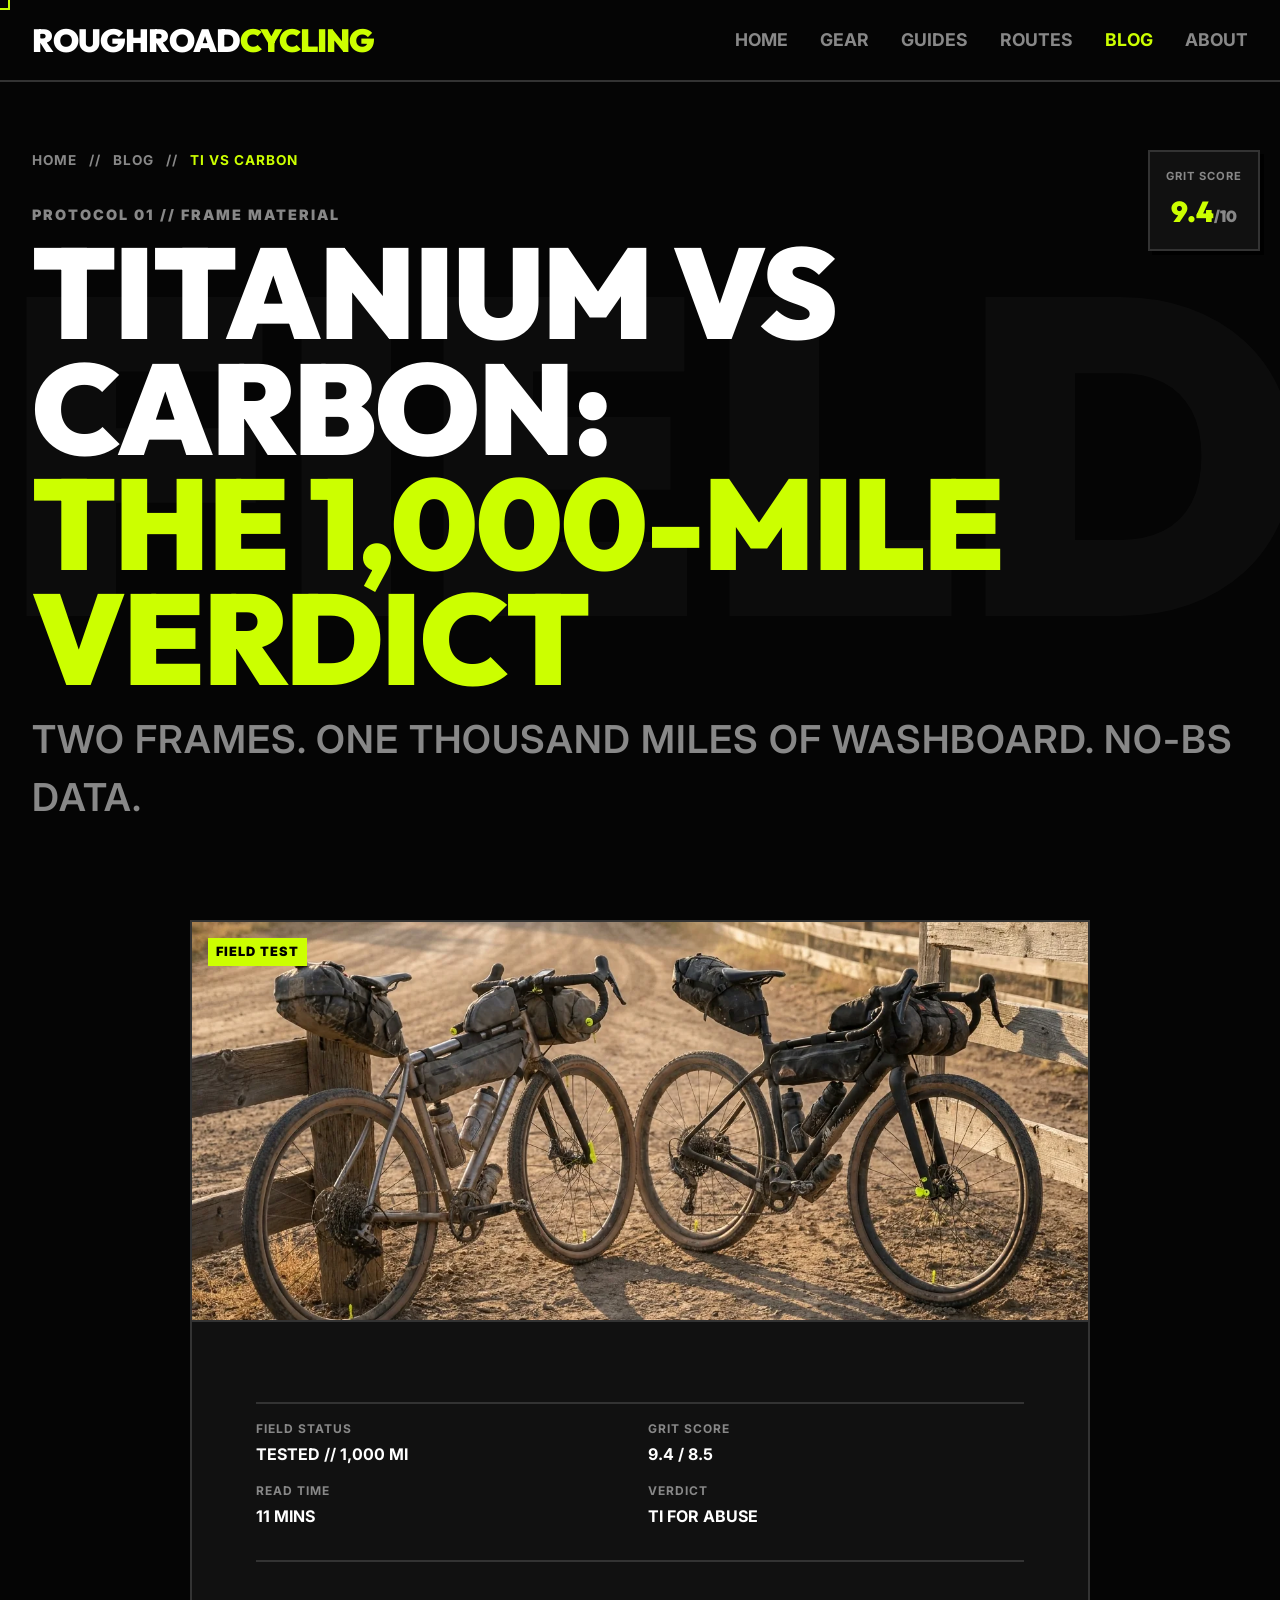
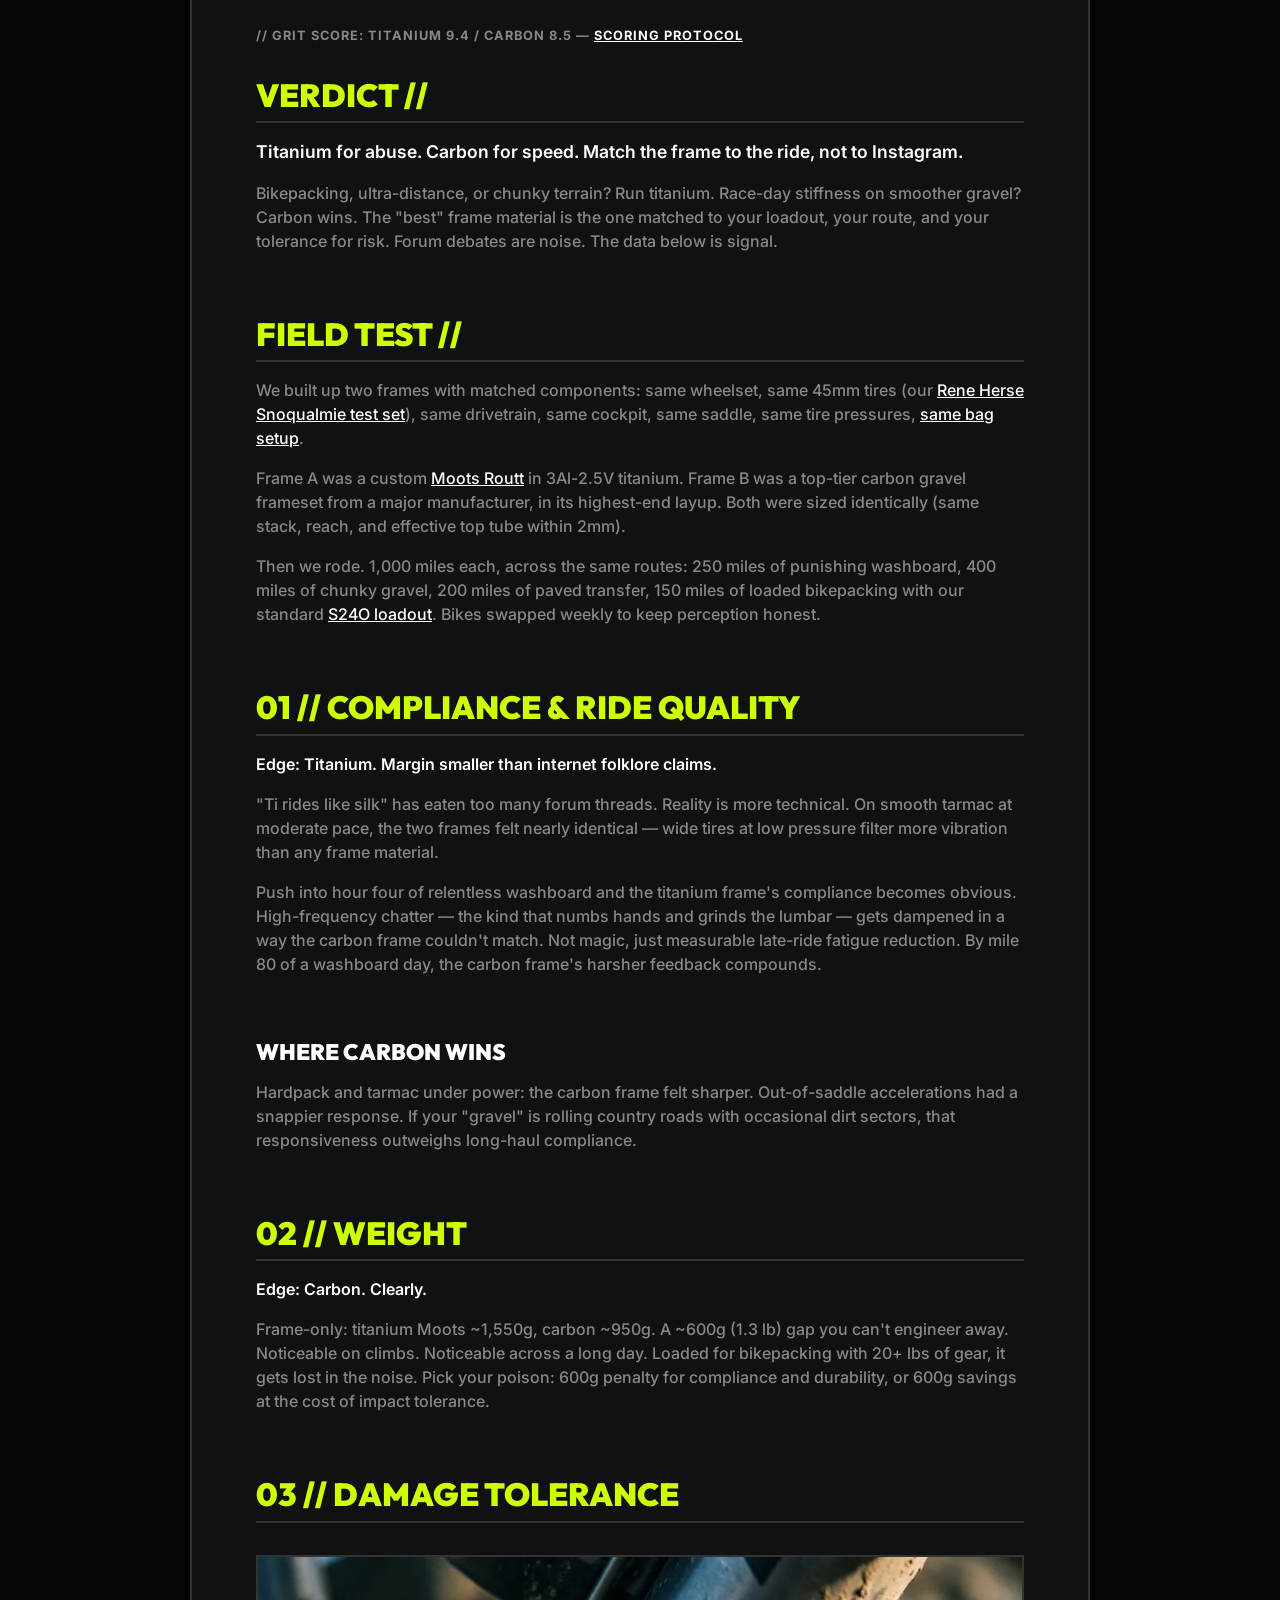
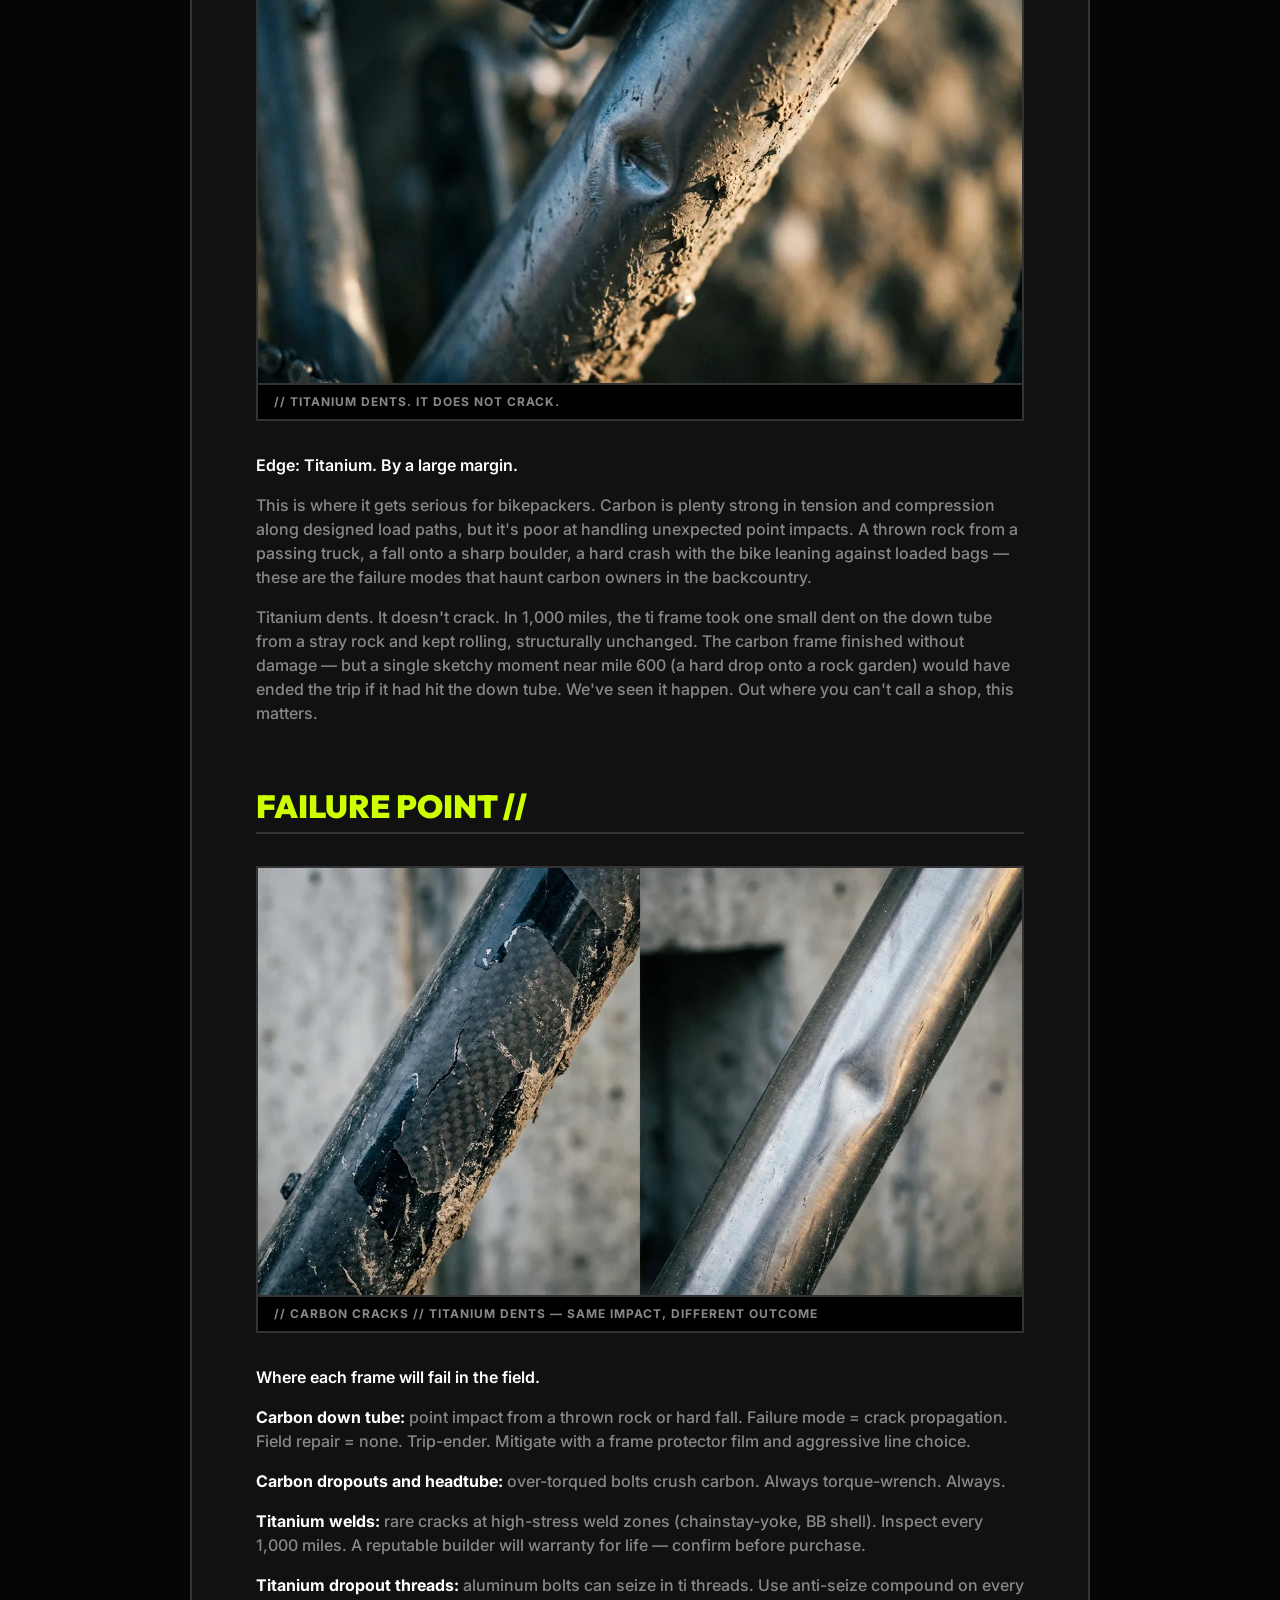
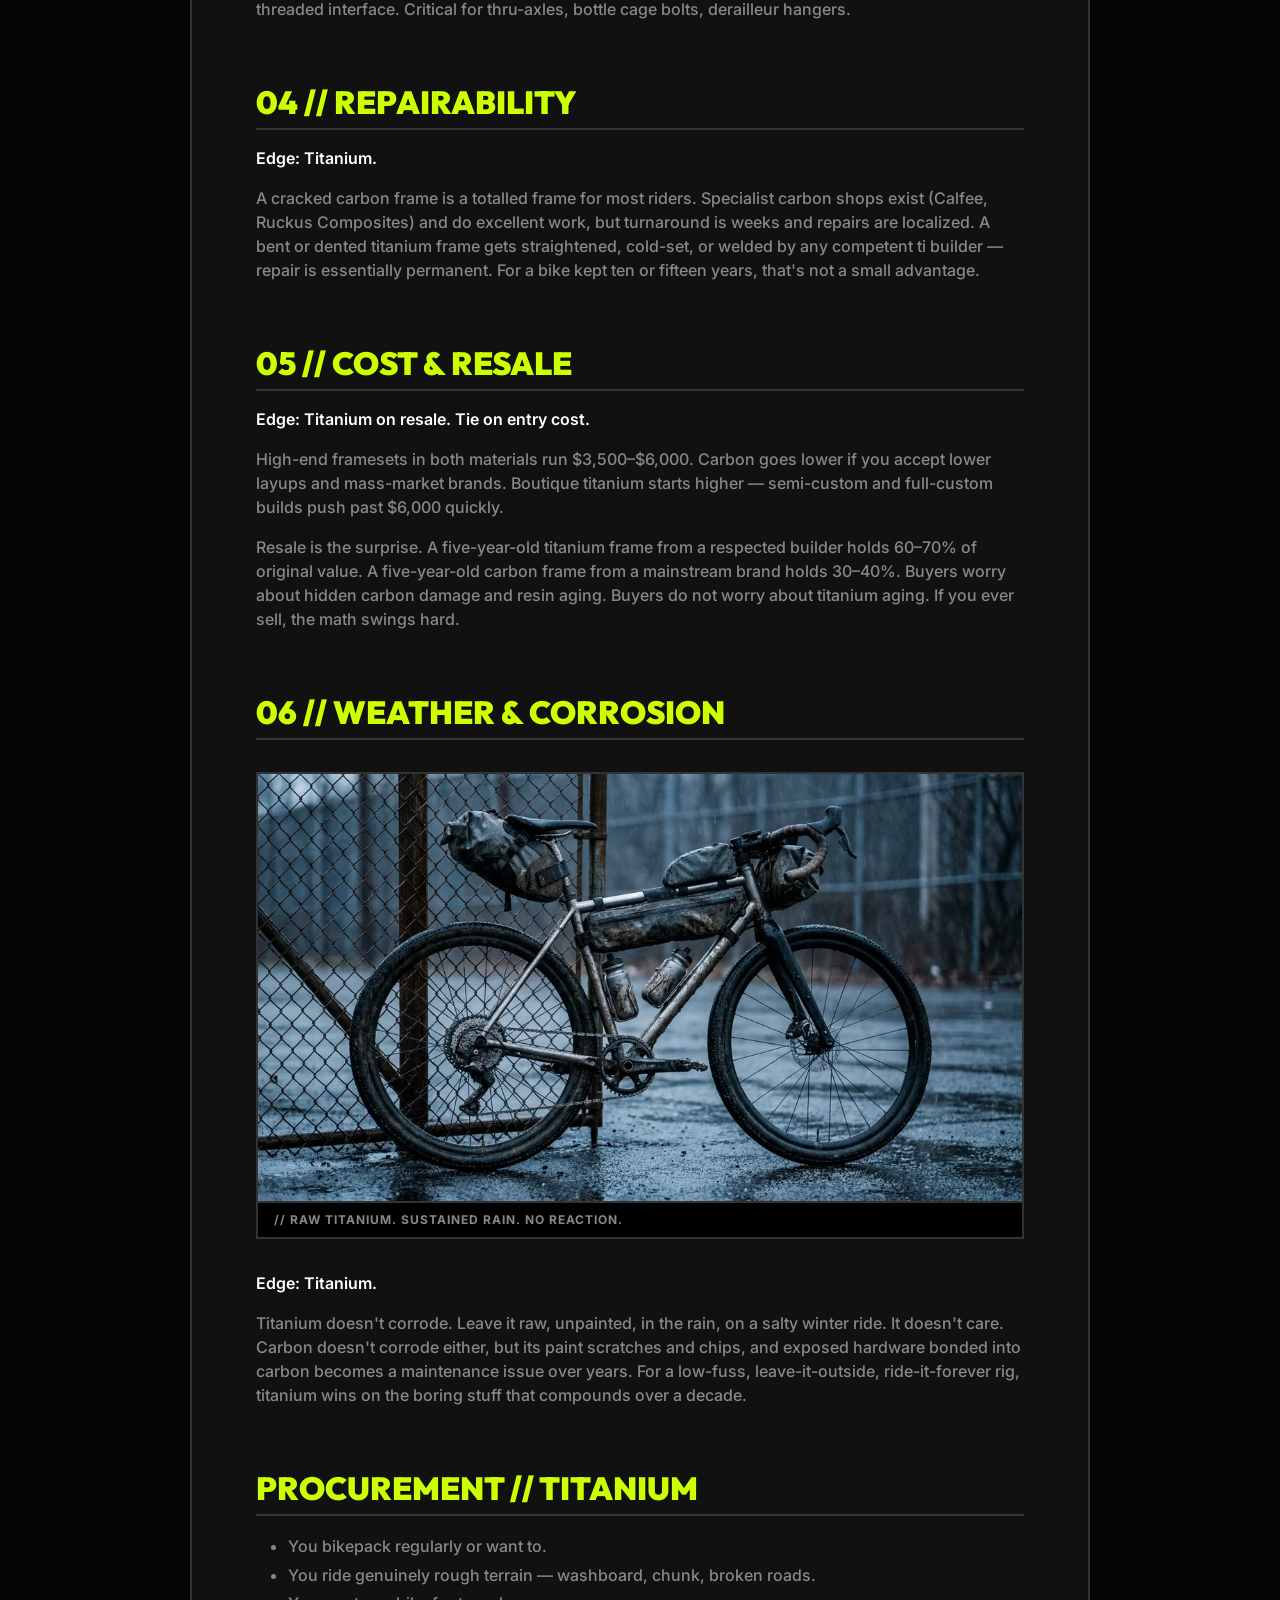
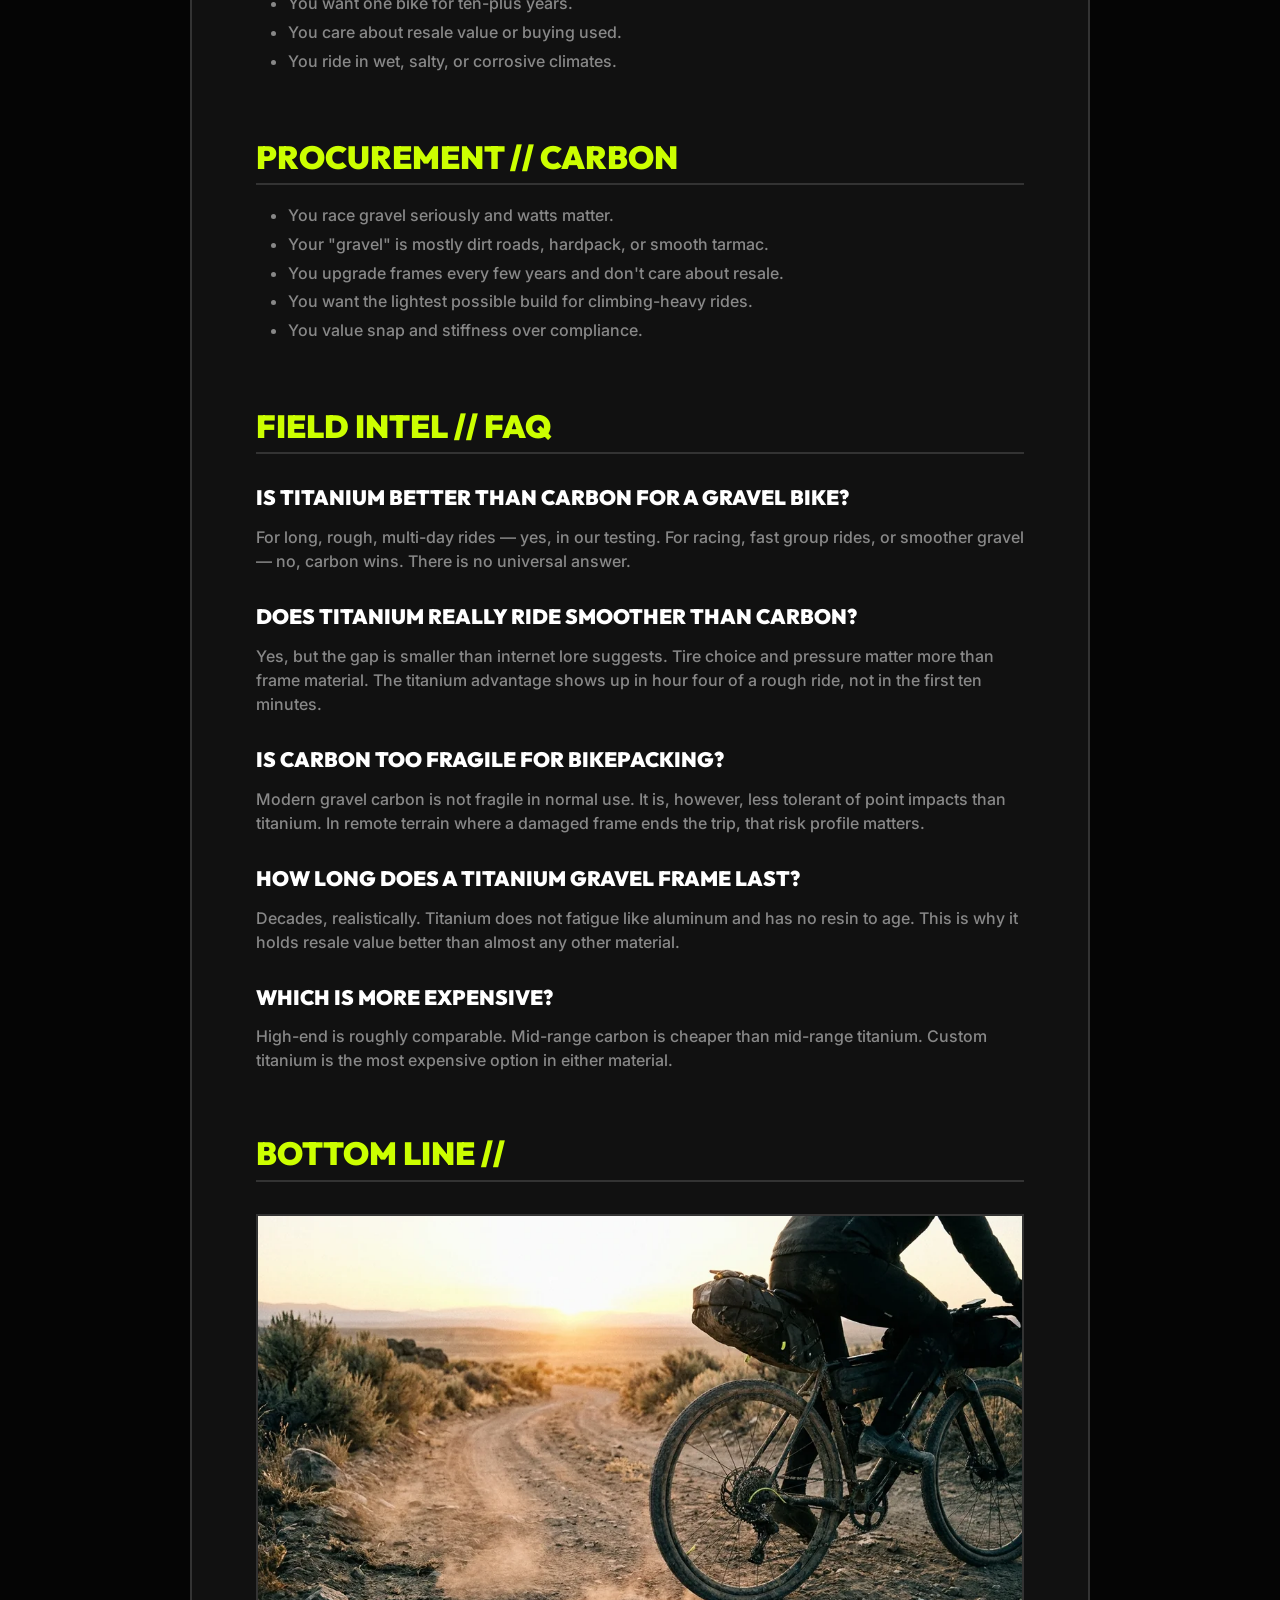
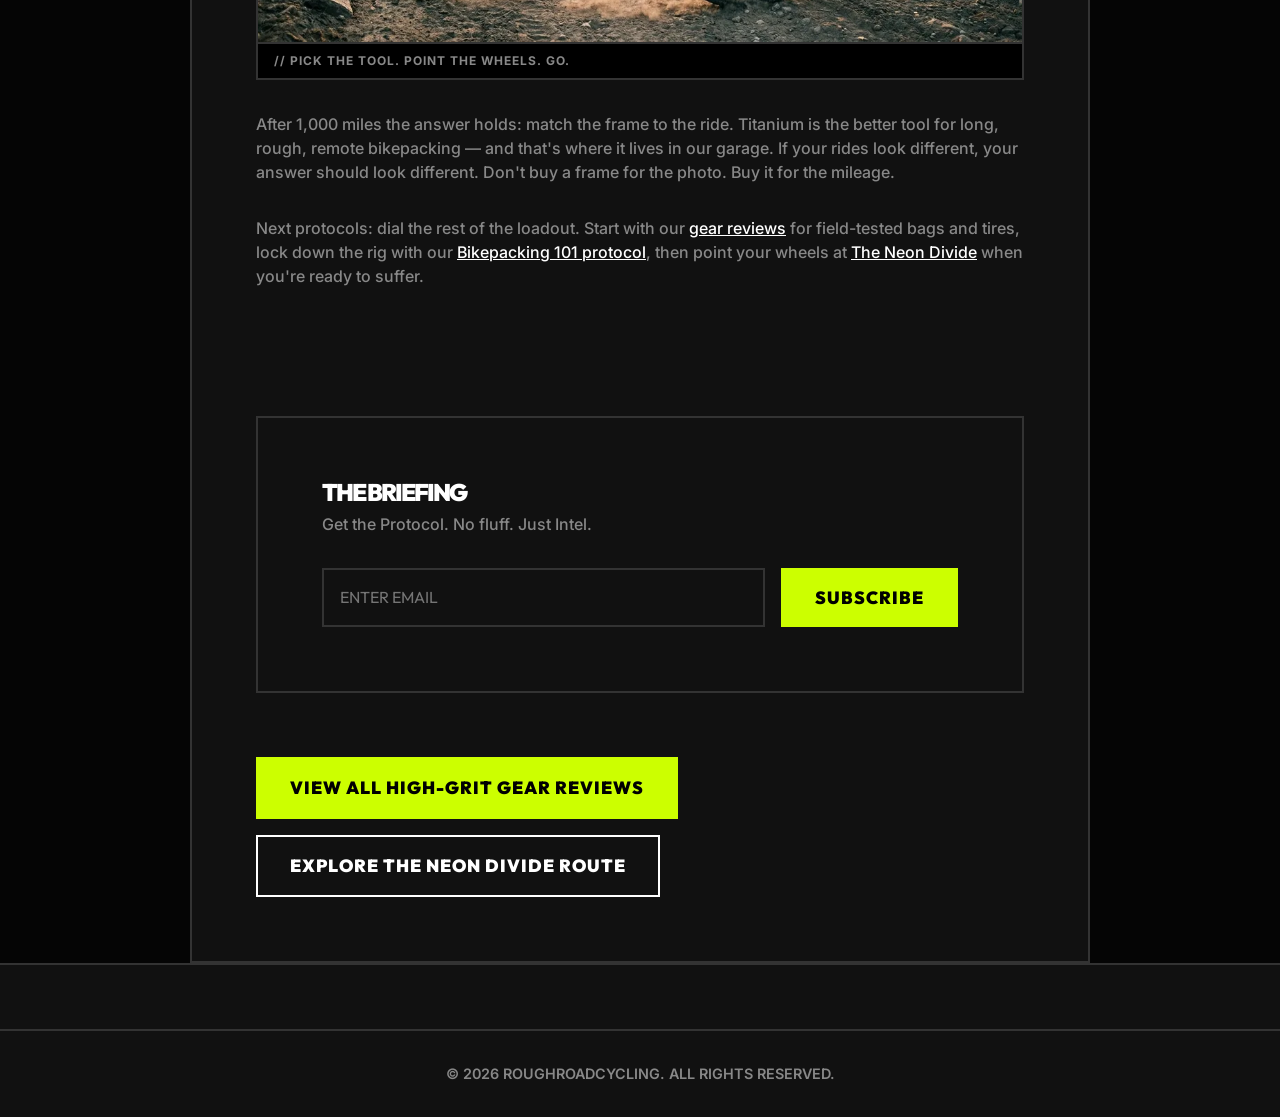
<file: blog/titanium-vs-carbon-gravel-bike/index.html>
<!DOCTYPE html>
<html lang="en">
<head>
    <meta charset="UTF-8">
    <meta name="viewport" content="width=device-width, initial-scale=1.0">
    <meta name="robots" content="index,follow,max-image-preview:large">
    <meta name="theme-color" content="#0a0a0a">

    <title>Protocol 01 // Titanium vs Carbon Gravel: 1,000-Mile Verdict | RoughRoadCycling</title>
    <meta name="description" content="Titanium vs carbon gravel frames, field-tested across 1,000 miles of washboard. Grit Score, failure points, and the no-BS verdict for backcountry abuse.">
    <link rel="canonical" href="https://roughroadcycling.com/blog/titanium-vs-carbon-gravel-bike/">

    <meta property="og:type" content="article">
    <meta property="og:site_name" content="RoughRoadCycling">
    <meta property="og:title" content="Protocol 01 // Titanium vs Carbon Gravel: 1,000-Mile Verdict">
    <meta property="og:description" content="Titanium vs carbon gravel frames, field-tested across 1,000 miles of washboard. The no-BS verdict.">
    <meta property="og:url" content="https://roughroadcycling.com/blog/titanium-vs-carbon-gravel-bike/">
    <meta property="og:image" content="https://roughroadcycling.com/images/blog/ti-vs-carbon/titanium-vs-carbon-gravel-comparison.webp">
    <meta property="og:image:alt" content="Titanium and carbon gravel bikes side by side at golden hour on a remote dirt road">
    <meta property="article:published_time" content="2026-05-18">
    <meta property="article:modified_time" content="2026-05-18">
    <meta property="article:section" content="Gear Reviews">
    <meta property="article:tag" content="titanium gravel bike">
    <meta property="article:tag" content="carbon gravel bike">
    <meta property="article:tag" content="gravel bike frame material">

    <meta name="twitter:card" content="summary_large_image">
    <meta name="twitter:title" content="Protocol 01 // Titanium vs Carbon Gravel: 1,000-Mile Verdict">
    <meta name="twitter:description" content="Titanium vs carbon gravel frames, field-tested across 1,000 miles of washboard.">
    <meta name="twitter:image" content="https://roughroadcycling.com/images/blog/ti-vs-carbon/titanium-vs-carbon-gravel-comparison.webp">

    <link rel="preconnect" href="https://fonts.googleapis.com">
    <link rel="preconnect" href="https://fonts.gstatic.com" crossorigin>
    <link href="https://fonts.googleapis.com/css2?family=Inter:wght@400;700;900&family=Outfit:wght@600;900&display=swap" rel="stylesheet">
    <link rel="stylesheet" href="../../css/styles.css">

    <script type="application/ld+json">
    {
      "@context": "https://schema.org",
      "@type": "BlogPosting",
      "headline": "Protocol 01 // Titanium vs Carbon Gravel: 1,000-Mile Verdict",
      "description": "Field-tested comparison of titanium and carbon gravel frames across 1,000 miles of washboard and mixed terrain. Grit Score, failure points, procurement matrix.",
      "image": "https://roughroadcycling.com/images/blog/ti-vs-carbon/titanium-vs-carbon-gravel-comparison.webp",
      "author": { "@type": "Organization", "name": "RoughRoadCycling" },
      "publisher": {
        "@type": "Organization",
        "name": "RoughRoadCycling",
        "logo": { "@type": "ImageObject", "url": "https://roughroadcycling.com/images/hero.webp" }
      },
      "mainEntityOfPage": "https://roughroadcycling.com/blog/titanium-vs-carbon-gravel-bike/",
      "datePublished": "2026-05-18",
      "dateModified": "2026-05-18",
      "articleSection": "Gear",
      "keywords": "titanium gravel bike, carbon gravel bike, gravel bike frame material, Moots Routt"
    }
    </script>

    <script type="application/ld+json">
    {
      "@context": "https://schema.org",
      "@type": "BreadcrumbList",
      "itemListElement": [
        { "@type": "ListItem", "position": 1, "name": "Home", "item": "https://roughroadcycling.com/" },
        { "@type": "ListItem", "position": 2, "name": "Blog", "item": "https://roughroadcycling.com/blog/" },
        { "@type": "ListItem", "position": 3, "name": "Titanium vs Carbon Gravel Bikes", "item": "https://roughroadcycling.com/blog/titanium-vs-carbon-gravel-bike/" }
      ]
    }
    </script>

    <script type="application/ld+json">
    {
      "@context": "https://schema.org",
      "@type": "FAQPage",
      "mainEntity": [
        {
          "@type": "Question",
          "name": "Is titanium better than carbon for a gravel bike?",
          "acceptedAnswer": {
            "@type": "Answer",
            "text": "For long-distance, multi-day, or rough-terrain bikepacking, titanium tends to win on comfort, durability, and lifespan. For racing, fast group rides, or anywhere weight and stiffness matter most, modern carbon wins. Neither is universally better — it depends on the ride you actually do."
          }
        },
        {
          "@type": "Question",
          "name": "Does titanium really ride smoother than carbon?",
          "acceptedAnswer": {
            "@type": "Answer",
            "text": "In our 1,000-mile washboard test, the titanium frame dampened high-frequency chatter noticeably more than the carbon frame. Tire pressure, fork compliance, and seatpost choice influence ride feel more than frame material, but at equal builds, titanium felt calmer over long rough stretches."
          }
        },
        {
          "@type": "Question",
          "name": "Is carbon too fragile for gravel and bikepacking?",
          "acceptedAnswer": {
            "@type": "Answer",
            "text": "Modern gravel-specific carbon frames are not fragile in normal use. They handle washboard, gravel, and bikepacking loads fine. They are, however, less tolerant of point impacts (a thrown rock, a hard crash on a rock garden) than titanium, which dents rather than cracks."
          }
        },
        {
          "@type": "Question",
          "name": "How long does a titanium gravel frame last?",
          "acceptedAnswer": {
            "@type": "Answer",
            "text": "A well-built titanium frame can realistically last decades. Titanium does not fatigue the way aluminum does and does not have carbon's resin-aging concerns. This is a major reason it holds resale value better than almost any other material."
          }
        },
        {
          "@type": "Question",
          "name": "Which is more expensive, titanium or carbon?",
          "acceptedAnswer": {
            "@type": "Answer",
            "text": "At the high end the two are comparable. Titanium frames from boutique builders (Moots, Mosaic, Otso, No.22) typically run $3,500–$6,000 for the frame alone. Top-tier carbon framesets land in similar territory. Mid-range carbon is generally cheaper than mid-range titanium."
          }
        }
      ]
    }
    <script type="application/ld+json">
    {
      "@context": "https://schema.org/",
      "@type": "Review",
      "itemReviewed": {
        "@type": "Product",
        "name": "Moots Routt Titanium Gravel Bike",
        "image": "https://roughroadcycling.com/images/blog/ti-vs-carbon/titanium-vs-carbon-gravel-comparison.webp",
        "brand": {
          "@type": "Brand",
          "name": "Moots"
        }
      },
      "reviewRating": {
        "@type": "Rating",
        "ratingValue": "9.4",
        "bestRating": "10"
      },
      "author": {
        "@type": "Person",
        "name": "Tom Bata"
      }
    }
    </script>
</head>
<body>
    <div class="scroll-text-bg" aria-hidden="true">FIELD TEST // TI VS CARBON //</div>

    <!-- Fixed Grit Score -->
    <div style="position: fixed; top: 150px; right: 20px; border: 2px solid var(--color-border); background: var(--color-surface); padding: var(--space-sm); z-index: 100; text-align: center; box-shadow: 4px 4px 0 #000;">
        <span style="display: block; font-size: 0.7rem; letter-spacing: 1px; color: var(--color-text-muted); text-transform: uppercase; font-weight: 700; margin-bottom: 5px;">Grit Score</span>
        <span style="display: block; font-family: var(--font-heading); font-size: 1.8rem; color: var(--color-accent); font-weight: 900;">9.4<span style="font-size: 1rem; color: var(--color-text-muted);">/10</span></span>
    </div>

    <header class="site-header">
        <div class="container nav-container">
            <a href="../../index.html" class="logo">RoughRoad<span>Cycling</span></a>
            <button class="mobile-menu-btn" aria-label="Toggle menu" aria-expanded="false">☰</button>
            <nav>
                <ul class="nav-links">
                    <li><a href="../../index.html">Home</a></li>
                    <li><a href="../../reviews.html">Gear</a></li>
                    <li><a href="../../guides.html">Guides</a></li>
                    <li><a href="../../routes.html">Routes</a></li>
                    <li><a href="../index.html" class="active">Blog</a></li>
                    <li><a href="../../about.html">About</a></li>
                </ul>
            </nav>
        </div>
    </header>

    <section class="container" style="padding-top: 150px; padding-bottom: 30px;">
        <nav aria-label="Breadcrumb" style="margin-bottom: var(--space-md); font-size: 0.85rem; letter-spacing: 1px; text-transform: uppercase; color: var(--color-text-muted); font-weight: 700;">
            <a href="../../index.html" style="color: var(--color-text-muted); text-decoration: none;">Home</a>
            <span style="margin: 0 0.5rem;">//</span>
            <a href="../index.html" style="color: var(--color-text-muted); text-decoration: none;">Blog</a>
            <span style="margin: 0 0.5rem;">//</span>
            <span class="text-accent">Ti vs Carbon</span>
        </nav>

        <div class="section-header fade-in-up">
            <span style="font-weight: 900; letter-spacing: 2px; color: var(--color-text-muted); text-transform: uppercase; font-size: 0.9rem;">Protocol 01 // Frame Material</span>
            <h1 class="brutalist-title" style="margin-top: var(--space-xs);">Titanium vs Carbon:<br><span class="text-accent">The 1,000-Mile Verdict</span></h1>
            <p class="brutalist-subtitle" style="color: var(--color-text-muted); margin-top: var(--space-sm);">Two frames. One thousand miles of washboard. No-BS data.</p>
        </div>
    </section>

    <section class="container" style="padding-top: 0;">
        <article class="ticket-card" style="max-width: 900px; margin: 0 auto; border: 2px solid var(--color-border); padding: 0;">

            <div class="ticket-img-wrapper" style="height: 400px;">
                <span class="ticket-category-tag">Field Test</span>
                <img src="../../images/blog/ti-vs-carbon/titanium-vs-carbon-gravel-comparison.webp" alt="Titanium and carbon gravel bikes leaned against a weathered wood fence at golden hour on a remote dirt road" class="ticket-img" width="1376" height="768" loading="eager" decoding="async" fetchpriority="high">
            </div>

            <div style="padding: var(--space-lg);">

                <div class="ticket-data" style="margin-bottom: var(--space-lg); border-bottom: 2px solid var(--color-border); padding-bottom: var(--space-md);">
                    <div class="data-point">
                        <span class="data-label">Field Status</span>
                        <span class="data-value">Tested // 1,000 Mi</span>
                    </div>
                    <div class="data-point">
                        <span class="data-label">Grit Score</span>
                        <span class="data-value text-accent">9.4 / 8.5</span>
                    </div>
                    <div class="data-point">
                        <span class="data-label">Read Time</span>
                        <span class="data-value">11 Mins</span>
                    </div>
                    <div class="data-point">
                        <span class="data-label">Verdict</span>
                        <span class="data-value">Ti for Abuse</span>
                    </div>
                </div>
                <p style="margin-bottom: var(--space-md); font-size: 0.8rem; letter-spacing: 1px; text-transform: uppercase; color: var(--color-text-muted); font-weight: 700;">// Grit Score: Titanium 9.4 / Carbon 8.5 — <a href="../../grit-score.html" style="color: var(--color-text-main); text-decoration: underline;">scoring protocol</a></p>

                <h2 style="font-size: 2rem; border-bottom: 2px solid var(--color-border); padding-bottom: 0.5rem; color: var(--color-accent); margin-top: var(--space-md);">Verdict //</h2>
                <p style="color: var(--color-text-main); margin-top: var(--space-sm); margin-bottom: var(--space-sm); font-weight: 600; font-size: 1.1rem;">Titanium for abuse. Carbon for speed. Match the frame to the ride, not to Instagram.</p>
                <p style="color: var(--color-text-muted); margin-bottom: var(--space-lg); font-weight: 500;">Bikepacking, ultra-distance, or chunky terrain? Run titanium. Race-day stiffness on smoother gravel? Carbon wins. The "best" frame material is the one matched to your loadout, your route, and your tolerance for risk. Forum debates are noise. The data below is signal.</p>

                <h2 style="font-size: 2rem; border-bottom: 2px solid var(--color-border); padding-bottom: 0.5rem; color: var(--color-accent); margin-top: var(--space-lg);">Field Test //</h2>
                <p style="color: var(--color-text-muted); margin-top: var(--space-sm); margin-bottom: var(--space-sm); font-weight: 500;">We built up two frames with matched components: same wheelset, same 45mm tires (our <a href="../../reviews.html" style="color: var(--color-text-main); text-decoration: underline;">Rene Herse Snoqualmie test set</a>), same drivetrain, same cockpit, same saddle, same tire pressures, <a href="../best-aero-bikepacking-bags/index.html" style="color: var(--color-text-main); text-decoration: underline;">same bag setup</a>.</p>
                <p style="color: var(--color-text-muted); margin-bottom: var(--space-sm); font-weight: 500;">Frame A was a custom <a href="https://moots.com/" target="_blank" rel="noopener noreferrer" style="color: var(--color-text-main); text-decoration: underline;">Moots Routt</a> in 3Al-2.5V titanium. Frame B was a top-tier carbon gravel frameset from a major manufacturer, in its highest-end layup. Both were sized identically (same stack, reach, and effective top tube within 2mm).</p>
                <p style="color: var(--color-text-muted); margin-bottom: var(--space-lg); font-weight: 500;">Then we rode. 1,000 miles each, across the same routes: 250 miles of punishing washboard, 400 miles of chunky gravel, 200 miles of paved transfer, 150 miles of loaded bikepacking with our standard <a href="../../guides.html" style="color: var(--color-text-main); text-decoration: underline;">S24O loadout</a>. Bikes swapped weekly to keep perception honest.</p>

                <h2 style="font-size: 2rem; border-bottom: 2px solid var(--color-border); padding-bottom: 0.5rem; color: var(--color-accent); margin-top: var(--space-lg);">01 // Compliance &amp; Ride Quality</h2>
                <p style="color: var(--color-text-main); margin-top: var(--space-sm); margin-bottom: var(--space-sm); font-weight: 600;">Edge: Titanium. Margin smaller than internet folklore claims.</p>
                <p style="color: var(--color-text-muted); margin-bottom: var(--space-sm); font-weight: 500;">"Ti rides like silk" has eaten too many forum threads. Reality is more technical. On smooth tarmac at moderate pace, the two frames felt nearly identical — wide tires at low pressure filter more vibration than any frame material.</p>
                <p style="color: var(--color-text-muted); margin-bottom: var(--space-lg); font-weight: 500;">Push into hour four of relentless washboard and the titanium frame's compliance becomes obvious. High-frequency chatter — the kind that numbs hands and grinds the lumbar — gets dampened in a way the carbon frame couldn't match. Not magic, just measurable late-ride fatigue reduction. By mile 80 of a washboard day, the carbon frame's harsher feedback compounds.</p>

                <h3 style="margin-top: var(--space-md); font-size: 1.4rem; color: var(--color-text-main);">Where Carbon Wins</h3>
                <p style="color: var(--color-text-muted); margin-bottom: var(--space-lg); font-weight: 500;">Hardpack and tarmac under power: the carbon frame felt sharper. Out-of-saddle accelerations had a snappier response. If your "gravel" is rolling country roads with occasional dirt sectors, that responsiveness outweighs long-haul compliance.</p>

                <h2 style="font-size: 2rem; border-bottom: 2px solid var(--color-border); padding-bottom: 0.5rem; color: var(--color-accent); margin-top: var(--space-lg);">02 // Weight</h2>
                <p style="color: var(--color-text-main); margin-top: var(--space-sm); margin-bottom: var(--space-sm); font-weight: 600;">Edge: Carbon. Clearly.</p>
                <p style="color: var(--color-text-muted); margin-bottom: var(--space-lg); font-weight: 500;">Frame-only: titanium Moots ~1,550g, carbon ~950g. A ~600g (1.3 lb) gap you can't engineer away. Noticeable on climbs. Noticeable across a long day. Loaded for bikepacking with 20+ lbs of gear, it gets lost in the noise. Pick your poison: 600g penalty for compliance and durability, or 600g savings at the cost of impact tolerance.</p>

                <h2 style="font-size: 2rem; border-bottom: 2px solid var(--color-border); padding-bottom: 0.5rem; color: var(--color-accent); margin-top: var(--space-lg);">03 // Damage Tolerance</h2>
                <figure style="margin: var(--space-md) 0; border: 2px solid var(--color-border); background: #000;">
                    <img src="../../images/blog/ti-vs-carbon/titanium-frame-dent-detail.webp" alt="Macro detail of a raw titanium gravel bike down tube showing a small rock impact dent with mud spatter" width="1100" height="614" loading="lazy" decoding="async" style="width:100%; height:auto; display:block;">
                    <figcaption style="padding: 0.5rem var(--space-sm); font-size: 0.75rem; letter-spacing: 1px; text-transform: uppercase; color: var(--color-text-muted); font-weight: 700; border-top: 2px solid var(--color-border);">// Titanium dents. It does not crack.</figcaption>
                </figure>
                <p style="color: var(--color-text-main); margin-top: var(--space-sm); margin-bottom: var(--space-sm); font-weight: 600;">Edge: Titanium. By a large margin.</p>
                <p style="color: var(--color-text-muted); margin-bottom: var(--space-sm); font-weight: 500;">This is where it gets serious for bikepackers. Carbon is plenty strong in tension and compression along designed load paths, but it's poor at handling unexpected point impacts. A thrown rock from a passing truck, a fall onto a sharp boulder, a hard crash with the bike leaning against loaded bags — these are the failure modes that haunt carbon owners in the backcountry.</p>
                <p style="color: var(--color-text-muted); margin-bottom: var(--space-lg); font-weight: 500;">Titanium dents. It doesn't crack. In 1,000 miles, the ti frame took one small dent on the down tube from a stray rock and kept rolling, structurally unchanged. The carbon frame finished without damage — but a single sketchy moment near mile 600 (a hard drop onto a rock garden) would have ended the trip if it had hit the down tube. We've seen it happen. Out where you can't call a shop, this matters.</p>

                <h2 style="font-size: 2rem; border-bottom: 2px solid var(--color-border); padding-bottom: 0.5rem; color: var(--color-accent); margin-top: var(--space-lg);">Failure Point //</h2>
                <figure style="margin: var(--space-md) 0; border: 2px solid var(--color-border); background: #000;">
                    <img src="../../images/blog/ti-vs-carbon/carbon-crack-vs-titanium-dent.webp" alt="Side-by-side macro comparison: cracked carbon fiber down tube on the left, dented titanium tube on the right" width="1100" height="614" loading="lazy" decoding="async" style="width:100%; height:auto; display:block;">
                    <figcaption style="padding: 0.5rem var(--space-sm); font-size: 0.75rem; letter-spacing: 1px; text-transform: uppercase; color: var(--color-text-muted); font-weight: 700; border-top: 2px solid var(--color-border);">// Carbon cracks // Titanium dents — same impact, different outcome</figcaption>
                </figure>
                <p style="color: var(--color-text-main); margin-top: var(--space-sm); margin-bottom: var(--space-sm); font-weight: 600;">Where each frame will fail in the field.</p>
                <p style="color: var(--color-text-muted); margin-bottom: var(--space-sm); font-weight: 500;"><strong style="color: var(--color-text-main);">Carbon down tube:</strong> point impact from a thrown rock or hard fall. Failure mode = crack propagation. Field repair = none. Trip-ender. Mitigate with a frame protector film and aggressive line choice.</p>
                <p style="color: var(--color-text-muted); margin-bottom: var(--space-sm); font-weight: 500;"><strong style="color: var(--color-text-main);">Carbon dropouts and headtube:</strong> over-torqued bolts crush carbon. Always torque-wrench. Always.</p>
                <p style="color: var(--color-text-muted); margin-bottom: var(--space-sm); font-weight: 500;"><strong style="color: var(--color-text-main);">Titanium welds:</strong> rare cracks at high-stress weld zones (chainstay-yoke, BB shell). Inspect every 1,000 miles. A reputable builder will warranty for life — confirm before purchase.</p>
                <p style="color: var(--color-text-muted); margin-bottom: var(--space-lg); font-weight: 500;"><strong style="color: var(--color-text-main);">Titanium dropout threads:</strong> aluminum bolts can seize in ti threads. Use anti-seize compound on every threaded interface. Critical for thru-axles, bottle cage bolts, derailleur hangers.</p>

                <h2 style="font-size: 2rem; border-bottom: 2px solid var(--color-border); padding-bottom: 0.5rem; color: var(--color-accent); margin-top: var(--space-lg);">04 // Repairability</h2>
                <p style="color: var(--color-text-main); margin-top: var(--space-sm); margin-bottom: var(--space-sm); font-weight: 600;">Edge: Titanium.</p>
                <p style="color: var(--color-text-muted); margin-bottom: var(--space-lg); font-weight: 500;">A cracked carbon frame is a totalled frame for most riders. Specialist carbon shops exist (Calfee, Ruckus Composites) and do excellent work, but turnaround is weeks and repairs are localized. A bent or dented titanium frame gets straightened, cold-set, or welded by any competent ti builder — repair is essentially permanent. For a bike kept ten or fifteen years, that's not a small advantage.</p>

                <h2 style="font-size: 2rem; border-bottom: 2px solid var(--color-border); padding-bottom: 0.5rem; color: var(--color-accent); margin-top: var(--space-lg);">05 // Cost &amp; Resale</h2>
                <p style="color: var(--color-text-main); margin-top: var(--space-sm); margin-bottom: var(--space-sm); font-weight: 600;">Edge: Titanium on resale. Tie on entry cost.</p>
                <p style="color: var(--color-text-muted); margin-bottom: var(--space-sm); font-weight: 500;">High-end framesets in both materials run $3,500–$6,000. Carbon goes lower if you accept lower layups and mass-market brands. Boutique titanium starts higher — semi-custom and full-custom builds push past $6,000 quickly.</p>
                <p style="color: var(--color-text-muted); margin-bottom: var(--space-lg); font-weight: 500;">Resale is the surprise. A five-year-old titanium frame from a respected builder holds 60–70% of original value. A five-year-old carbon frame from a mainstream brand holds 30–40%. Buyers worry about hidden carbon damage and resin aging. Buyers do not worry about titanium aging. If you ever sell, the math swings hard.</p>

                <h2 style="font-size: 2rem; border-bottom: 2px solid var(--color-border); padding-bottom: 0.5rem; color: var(--color-accent); margin-top: var(--space-lg);">06 // Weather &amp; Corrosion</h2>
                <figure style="margin: var(--space-md) 0; border: 2px solid var(--color-border); background: #000;">
                    <img src="../../images/blog/ti-vs-carbon/titanium-gravel-bike-in-rain.webp" alt="Loaded titanium gravel bike leaning against a chain-link fence in pouring rain at dusk" width="1100" height="614" loading="lazy" decoding="async" style="width:100%; height:auto; display:block;">
                    <figcaption style="padding: 0.5rem var(--space-sm); font-size: 0.75rem; letter-spacing: 1px; text-transform: uppercase; color: var(--color-text-muted); font-weight: 700; border-top: 2px solid var(--color-border);">// Raw titanium. Sustained rain. No reaction.</figcaption>
                </figure>
                <p style="color: var(--color-text-main); margin-top: var(--space-sm); margin-bottom: var(--space-sm); font-weight: 600;">Edge: Titanium.</p>
                <p style="color: var(--color-text-muted); margin-bottom: var(--space-lg); font-weight: 500;">Titanium doesn't corrode. Leave it raw, unpainted, in the rain, on a salty winter ride. It doesn't care. Carbon doesn't corrode either, but its paint scratches and chips, and exposed hardware bonded into carbon becomes a maintenance issue over years. For a low-fuss, leave-it-outside, ride-it-forever rig, titanium wins on the boring stuff that compounds over a decade.</p>

                <h2 style="font-size: 2rem; border-bottom: 2px solid var(--color-border); padding-bottom: 0.5rem; color: var(--color-accent); margin-top: var(--space-lg);">Procurement // Titanium</h2>
                <ul style="color: var(--color-text-muted); margin-bottom: var(--space-lg); font-weight: 500; padding-left: var(--space-md); line-height: 1.8;">
                    <li>You bikepack regularly or want to.</li>
                    <li>You ride genuinely rough terrain — washboard, chunk, broken roads.</li>
                    <li>You want one bike for ten-plus years.</li>
                    <li>You care about resale value or buying used.</li>
                    <li>You ride in wet, salty, or corrosive climates.</li>
                </ul>

                <h2 style="font-size: 2rem; border-bottom: 2px solid var(--color-border); padding-bottom: 0.5rem; color: var(--color-accent); margin-top: var(--space-lg);">Procurement // Carbon</h2>
                <ul style="color: var(--color-text-muted); margin-bottom: var(--space-lg); font-weight: 500; padding-left: var(--space-md); line-height: 1.8;">
                    <li>You race gravel seriously and watts matter.</li>
                    <li>Your "gravel" is mostly dirt roads, hardpack, or smooth tarmac.</li>
                    <li>You upgrade frames every few years and don't care about resale.</li>
                    <li>You want the lightest possible build for climbing-heavy rides.</li>
                    <li>You value snap and stiffness over compliance.</li>
                </ul>

                <h2 style="font-size: 2rem; border-bottom: 2px solid var(--color-border); padding-bottom: 0.5rem; color: var(--color-accent); margin-top: var(--space-lg);">Field Intel // FAQ</h2>

                <h3 style="margin-top: var(--space-md); font-size: 1.3rem; color: var(--color-text-main);">Is titanium better than carbon for a gravel bike?</h3>
                <p style="color: var(--color-text-muted); margin-bottom: var(--space-md); font-weight: 500;">For long, rough, multi-day rides — yes, in our testing. For racing, fast group rides, or smoother gravel — no, carbon wins. There is no universal answer.</p>

                <h3 style="margin-top: var(--space-md); font-size: 1.3rem; color: var(--color-text-main);">Does titanium really ride smoother than carbon?</h3>
                <p style="color: var(--color-text-muted); margin-bottom: var(--space-md); font-weight: 500;">Yes, but the gap is smaller than internet lore suggests. Tire choice and pressure matter more than frame material. The titanium advantage shows up in hour four of a rough ride, not in the first ten minutes.</p>

                <h3 style="margin-top: var(--space-md); font-size: 1.3rem; color: var(--color-text-main);">Is carbon too fragile for bikepacking?</h3>
                <p style="color: var(--color-text-muted); margin-bottom: var(--space-md); font-weight: 500;">Modern gravel carbon is not fragile in normal use. It is, however, less tolerant of point impacts than titanium. In remote terrain where a damaged frame ends the trip, that risk profile matters.</p>

                <h3 style="margin-top: var(--space-md); font-size: 1.3rem; color: var(--color-text-main);">How long does a titanium gravel frame last?</h3>
                <p style="color: var(--color-text-muted); margin-bottom: var(--space-md); font-weight: 500;">Decades, realistically. Titanium does not fatigue like aluminum and has no resin to age. This is why it holds resale value better than almost any other material.</p>

                <h3 style="margin-top: var(--space-md); font-size: 1.3rem; color: var(--color-text-main);">Which is more expensive?</h3>
                <p style="color: var(--color-text-muted); margin-bottom: var(--space-lg); font-weight: 500;">High-end is roughly comparable. Mid-range carbon is cheaper than mid-range titanium. Custom titanium is the most expensive option in either material.</p>

                <h2 style="font-size: 2rem; border-bottom: 2px solid var(--color-border); padding-bottom: 0.5rem; color: var(--color-accent); margin-top: var(--space-lg);">Bottom Line //</h2>
                <figure style="margin: var(--space-md) 0; border: 2px solid var(--color-border); background: #000;">
                    <img src="../../images/blog/ti-vs-carbon/gravel-bike-desert-sunrise.webp" alt="Loaded gravel cyclist riding across a high-desert dirt road at golden sunrise, dust kicking up from the rear tire" width="1100" height="614" loading="lazy" decoding="async" style="width:100%; height:auto; display:block;">
                    <figcaption style="padding: 0.5rem var(--space-sm); font-size: 0.75rem; letter-spacing: 1px; text-transform: uppercase; color: var(--color-text-muted); font-weight: 700; border-top: 2px solid var(--color-border);">// Pick the tool. Point the wheels. Go.</figcaption>
                </figure>
                <p style="color: var(--color-text-muted); margin-bottom: var(--space-md); font-weight: 500;">After 1,000 miles the answer holds: match the frame to the ride. Titanium is the better tool for long, rough, remote bikepacking — and that's where it lives in our garage. If your rides look different, your answer should look different. Don't buy a frame for the photo. Buy it for the mileage.</p>
                <p style="color: var(--color-text-muted); margin-bottom: var(--space-lg); font-weight: 500;">Next protocols: dial the rest of the loadout. Start with our <a href="../../reviews.html" style="color: var(--color-text-main); text-decoration: underline;">gear reviews</a> for field-tested bags and tires, lock down the rig with our <a href="../../guides.html" style="color: var(--color-text-main); text-decoration: underline;">Bikepacking 101 protocol</a>, then point your wheels at <a href="../../routes.html" style="color: var(--color-text-main); text-decoration: underline;">The Neon Divide</a> when you're ready to suffer.</p>

                <div style="margin-top: var(--space-xl); margin-bottom: var(--space-lg); border: 2px solid var(--color-border); padding: var(--space-lg); background: #111;">
                    <h3 class="brutalist-title" style="font-size: 1.5rem; margin-bottom: var(--space-xs); color: var(--color-text-main);">The Briefing</h3>
                    <p style="color: var(--color-text-muted); margin-bottom: var(--space-md); font-weight: 500;">Get the Protocol. No fluff. Just Intel.</p>
                    <form style="display: flex; gap: var(--space-sm); flex-wrap: wrap;" onsubmit="event.preventDefault(); alert('Subscribed to the protocol.');">
                        <input type="email" placeholder="ENTER EMAIL" required style="flex-grow: 1; padding: var(--space-sm); border: 2px solid var(--color-border); background: transparent; color: var(--color-text-main); font-family: var(--font-heading); font-size: 1rem; text-transform: uppercase;">
                        <button type="submit" class="btn btn-primary">Subscribe</button>
                    </form>
                </div>

                <div style="display: flex; gap: var(--space-sm); flex-wrap: wrap; margin-top: var(--space-md);">
                    <a href="../../reviews.html" class="btn btn-primary">View All High-Grit Gear Reviews</a>
                    <a href="../../routes.html" class="btn btn-outline">Explore The Neon Divide Route</a>
                </div>

            </div>
        </article>
    </section>

    <footer class="site-footer">
        <div class="container footer-bottom">
            <p>&copy; 2026 RoughRoadCycling. All Rights Reserved.</p>
        </div>
    </footer>

    <script src="../../js/main.js"></script>
</body>
</html>
</file>
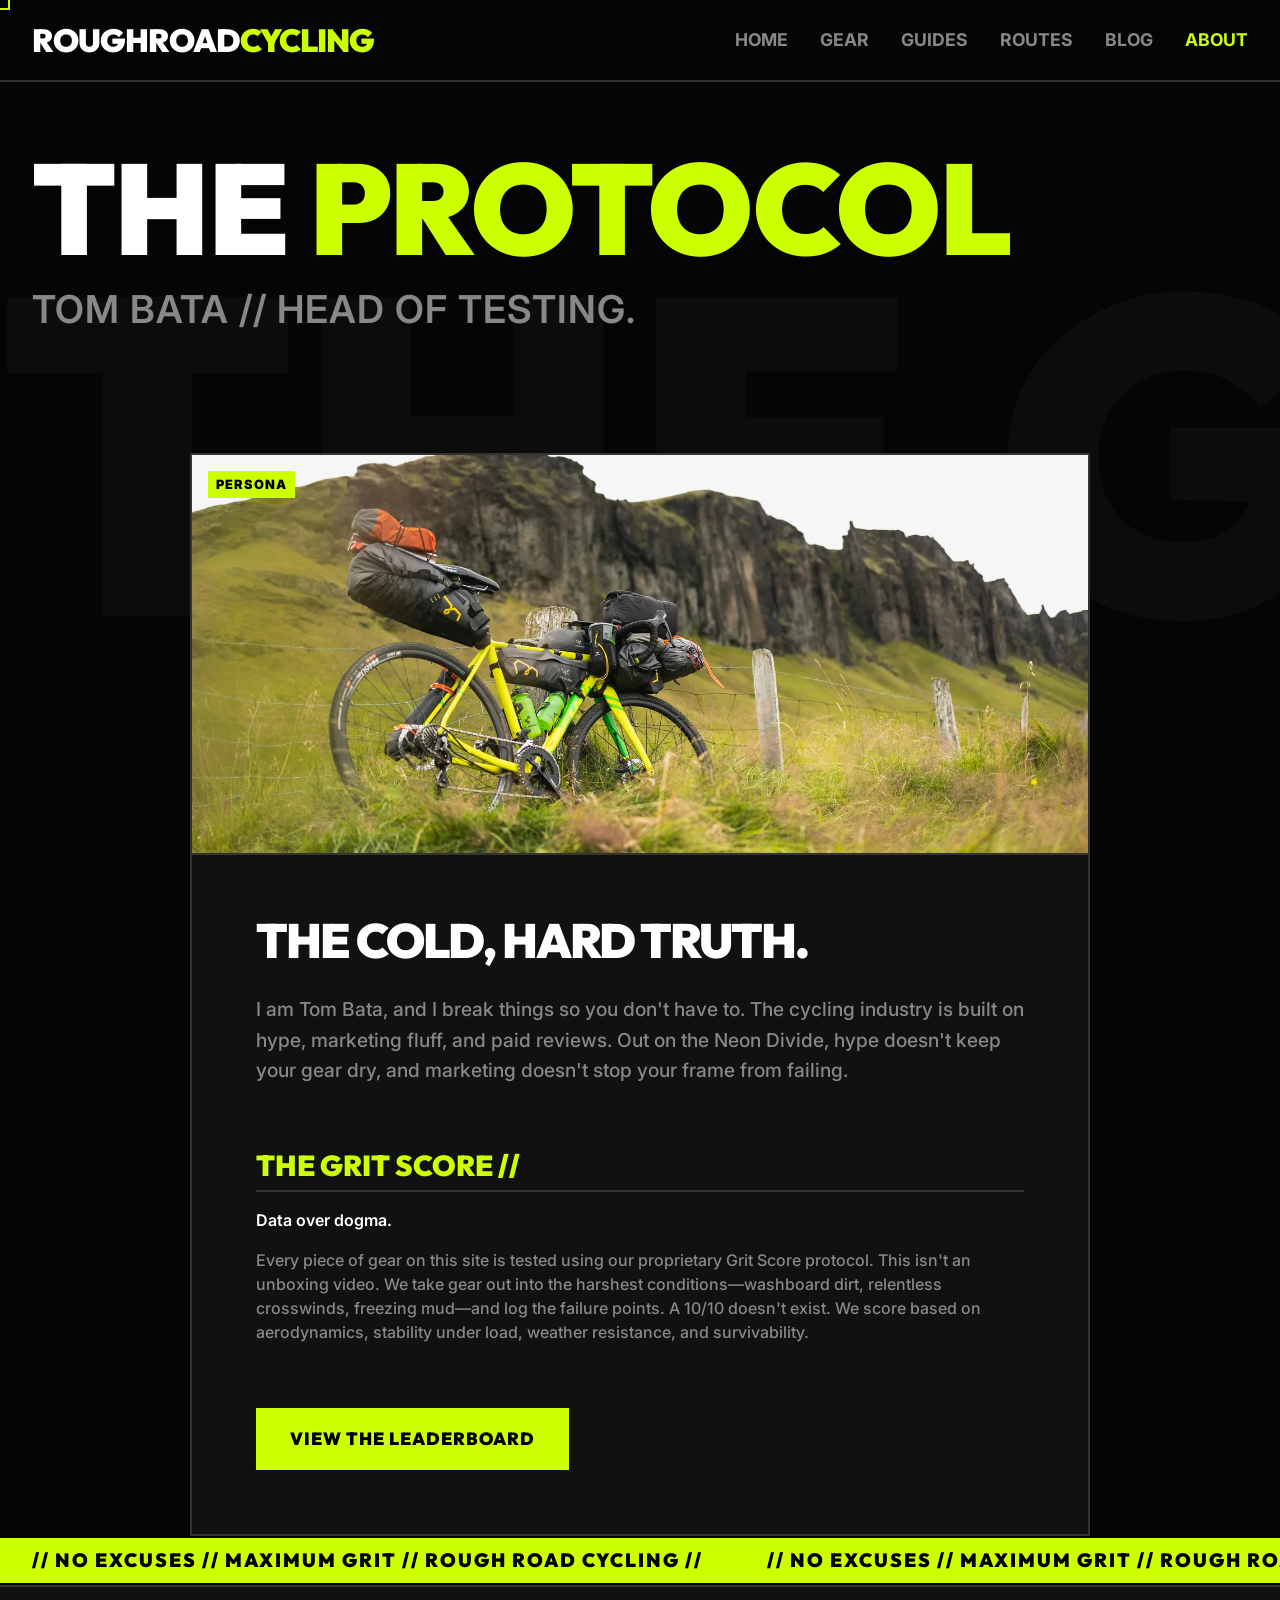
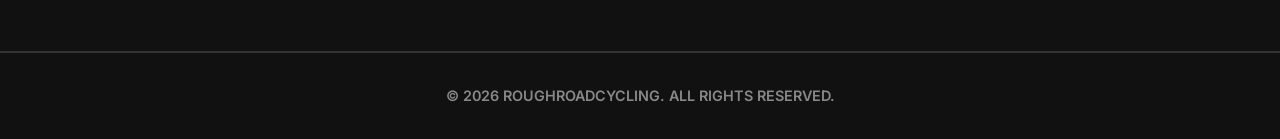
<file: about.html>
<!DOCTYPE html>
<html lang="en">
<head>
    <meta charset="UTF-8">
    <meta name="viewport" content="width=device-width, initial-scale=1.0">
    <meta name="robots" content="index,follow,max-image-preview:large">
    <meta name="theme-color" content="#0a0a0a">

    <title>About Tom Bata & The Grit Score Protocol | RoughRoadCycling</title>
    <meta name="description" content="The truth behind the Grit Score protocol. Tom Bata tests gravel bike gear to failure so you don't have to.">
    <link rel="canonical" href="https://roughroadcycling.com/about.html">

    <meta property="og:type" content="website">
    <meta property="og:site_name" content="RoughRoadCycling">
    <meta property="og:title" content="About Tom Bata & The Grit Score Protocol">
    <meta property="og:description" content="The truth behind the Grit Score protocol. Testing gear to failure.">
    <meta property="og:url" content="https://roughroadcycling.com/about.html">
    <meta property="og:image" content="https://roughroadcycling.com/images/hero.webp">

    <meta name="twitter:card" content="summary_large_image">
    <meta name="twitter:title" content="About Tom Bata & The Grit Score Protocol">
    <meta name="twitter:description" content="The truth behind the Grit Score protocol.">
    <meta name="twitter:image" content="https://roughroadcycling.com/images/hero.webp">

    <link rel="preconnect" href="https://fonts.googleapis.com">
    <link rel="preconnect" href="https://fonts.gstatic.com" crossorigin>
    <link href="https://fonts.googleapis.com/css2?family=Inter:wght@400;700;900&family=Outfit:wght@600;900&display=swap" rel="stylesheet">
    <link rel="stylesheet" href="css/styles.css">
</head>
<body>
    <div class="scroll-text-bg" aria-hidden="true">THE GRIT SCORE // PROTOCOL //</div>

    <!-- Header -->
    <header class="site-header">
        <div class="container nav-container">
            <a href="index.html" class="logo">RoughRoad<span>Cycling</span></a>
            <button class="mobile-menu-btn" aria-label="Toggle menu" aria-expanded="false">☰</button>
            <nav>
                <ul class="nav-links">
                    <li><a href="index.html">Home</a></li>
                    <li><a href="reviews.html">Gear</a></li>
                    <li><a href="guides.html">Guides</a></li>
                    <li><a href="routes.html">Routes</a></li>
                    <li><a href="blog/">Blog</a></li>
                    <li><a href="about.html" class="active">About</a></li>
                </ul>
            </nav>
        </div>
    </header>

    <!-- Page Header -->
    <section class="container" style="padding-top: 150px; padding-bottom: 50px;">
        <div class="section-header fade-in-up">
            <h1 class="brutalist-title">The <span class="text-accent">Protocol</span></h1>
            <p class="brutalist-subtitle" style="color: var(--color-text-muted);">Tom Bata // Head of Testing.</p>
        </div>
    </section>

    <!-- Content Section -->
    <section class="container fade-in-up" style="padding-top: 0;">
        <article class="ticket-card" style="max-width: 900px; margin: 0 auto; border: 2px solid var(--color-border); padding: 0;">
            
            <div class="ticket-img-wrapper" style="height: 400px;">
                <span class="ticket-category-tag">Persona</span>
                <img src="images/hero.webp" alt="Tom Bata riding a gravel bike" class="ticket-img" width="1376" height="768">
            </div>

            <div style="padding: var(--space-lg);">
                <h2 class="brutalist-title" style="font-size: 3rem; margin-bottom: var(--space-md);">The Cold, Hard Truth.</h2>
                
                <p style="color: var(--color-text-muted); margin-bottom: var(--space-lg); font-weight: 500; font-size: 1.2rem; line-height: 1.6;">I am Tom Bata, and I break things so you don't have to. The cycling industry is built on hype, marketing fluff, and paid reviews. Out on the Neon Divide, hype doesn't keep your gear dry, and marketing doesn't stop your frame from failing.</p>

                <h3 style="margin-top: var(--space-lg); font-size: 1.8rem; border-bottom: 2px solid var(--color-border); padding-bottom: 0.5rem; color: var(--color-accent);">THE GRIT SCORE //</h3>
                <p style="color: var(--color-text-main); margin-top: var(--space-sm); margin-bottom: var(--space-sm); font-weight: 600;">Data over dogma.</p>
                <p style="color: var(--color-text-muted); margin-bottom: var(--space-lg); font-weight: 500;">Every piece of gear on this site is tested using our proprietary Grit Score protocol. This isn't an unboxing video. We take gear out into the harshest conditions—washboard dirt, relentless crosswinds, freezing mud—and log the failure points. A 10/10 doesn't exist. We score based on aerodynamics, stability under load, weather resistance, and survivability.</p>

                <a href="reviews.html" class="btn btn-primary">View the Leaderboard</a>
            </div>
        </article>
    </section>

    <!-- Marquee -->
    <div class="marquee-container">
        <div class="marquee-content">
            <span>// NO EXCUSES // MAXIMUM GRIT // ROUGH ROAD CYCLING //</span>
            <span>// NO EXCUSES // MAXIMUM GRIT // ROUGH ROAD CYCLING //</span>
            <span>// NO EXCUSES // MAXIMUM GRIT // ROUGH ROAD CYCLING //</span>
            <span>// NO EXCUSES // MAXIMUM GRIT // ROUGH ROAD CYCLING //</span>
            <span>// NO EXCUSES // MAXIMUM GRIT // ROUGH ROAD CYCLING //</span>
        </div>
    </div>

    <!-- Footer -->
    <footer class="site-footer">
        <div class="container footer-bottom">
            <p>&copy; 2026 RoughRoadCycling. All Rights Reserved.</p>
        </div>
    </footer>

    <script src="js/main.js"></script>
</body>
</html>
</file>
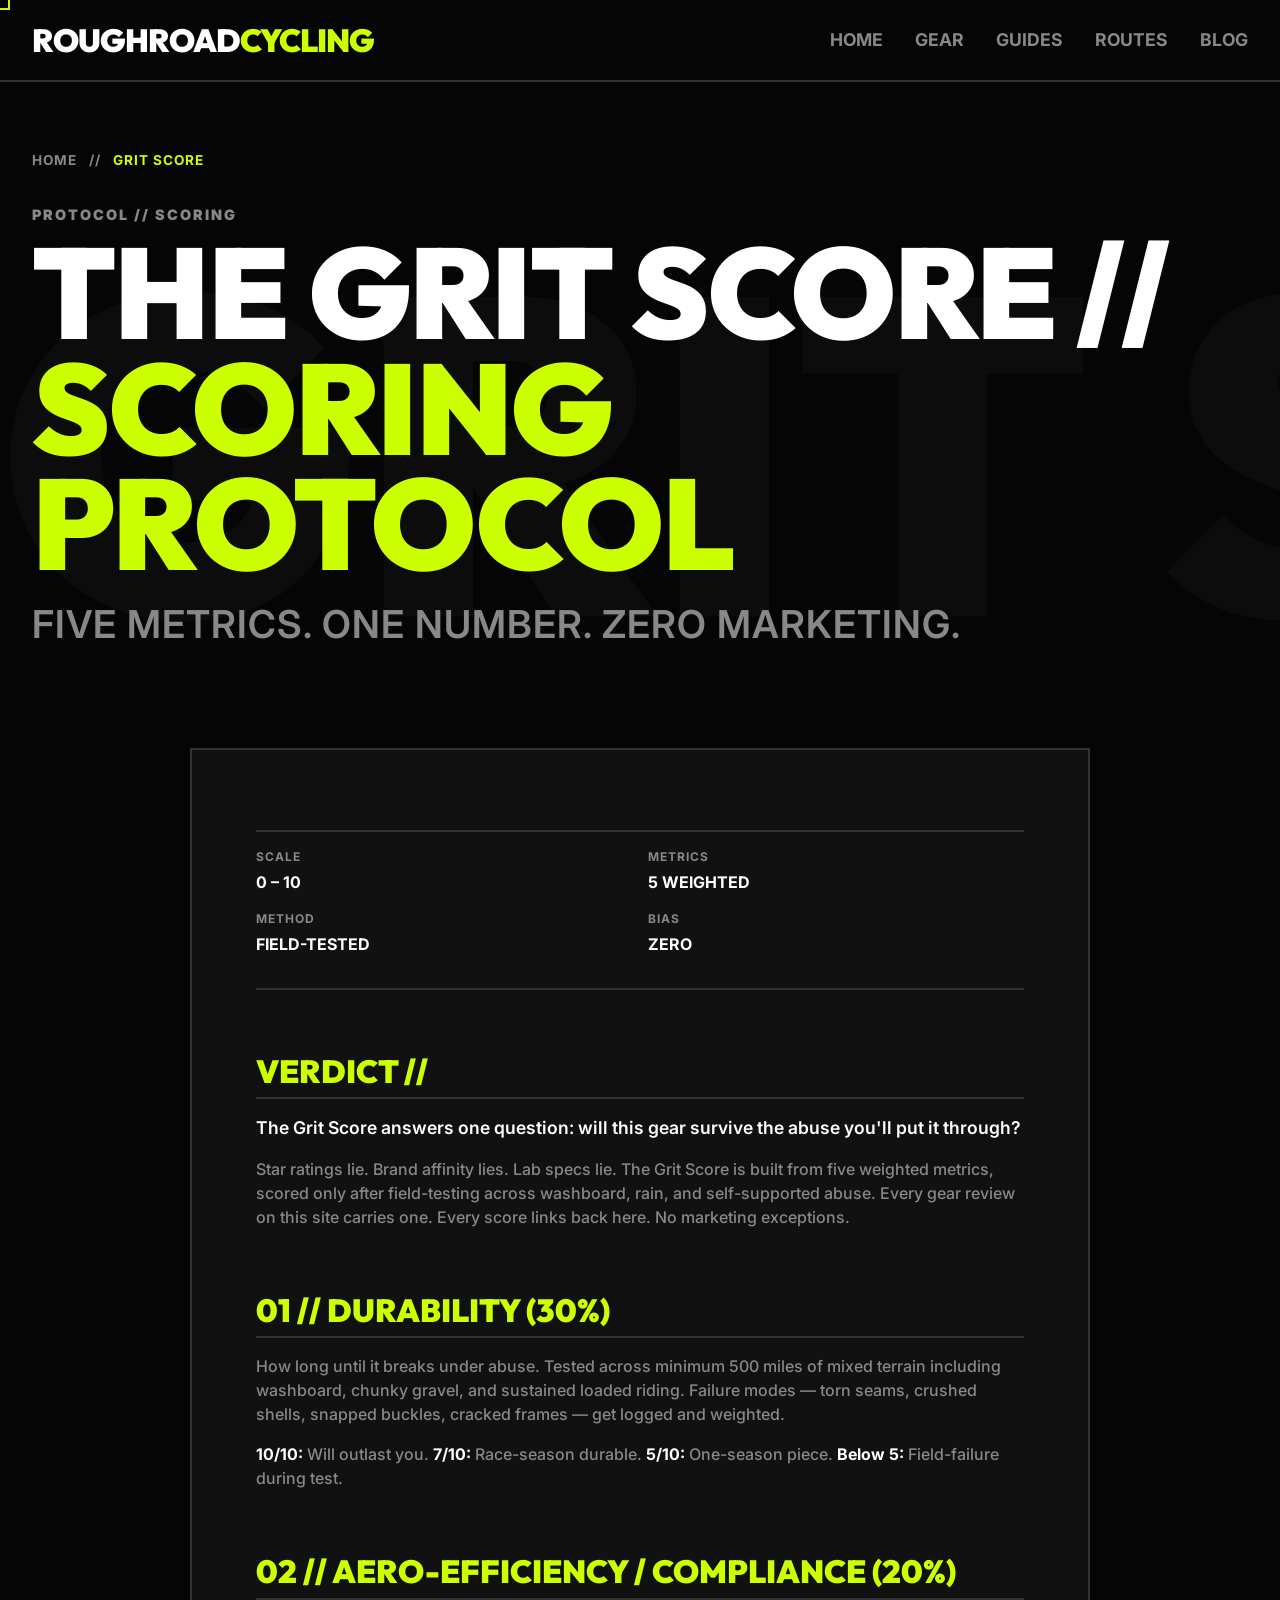
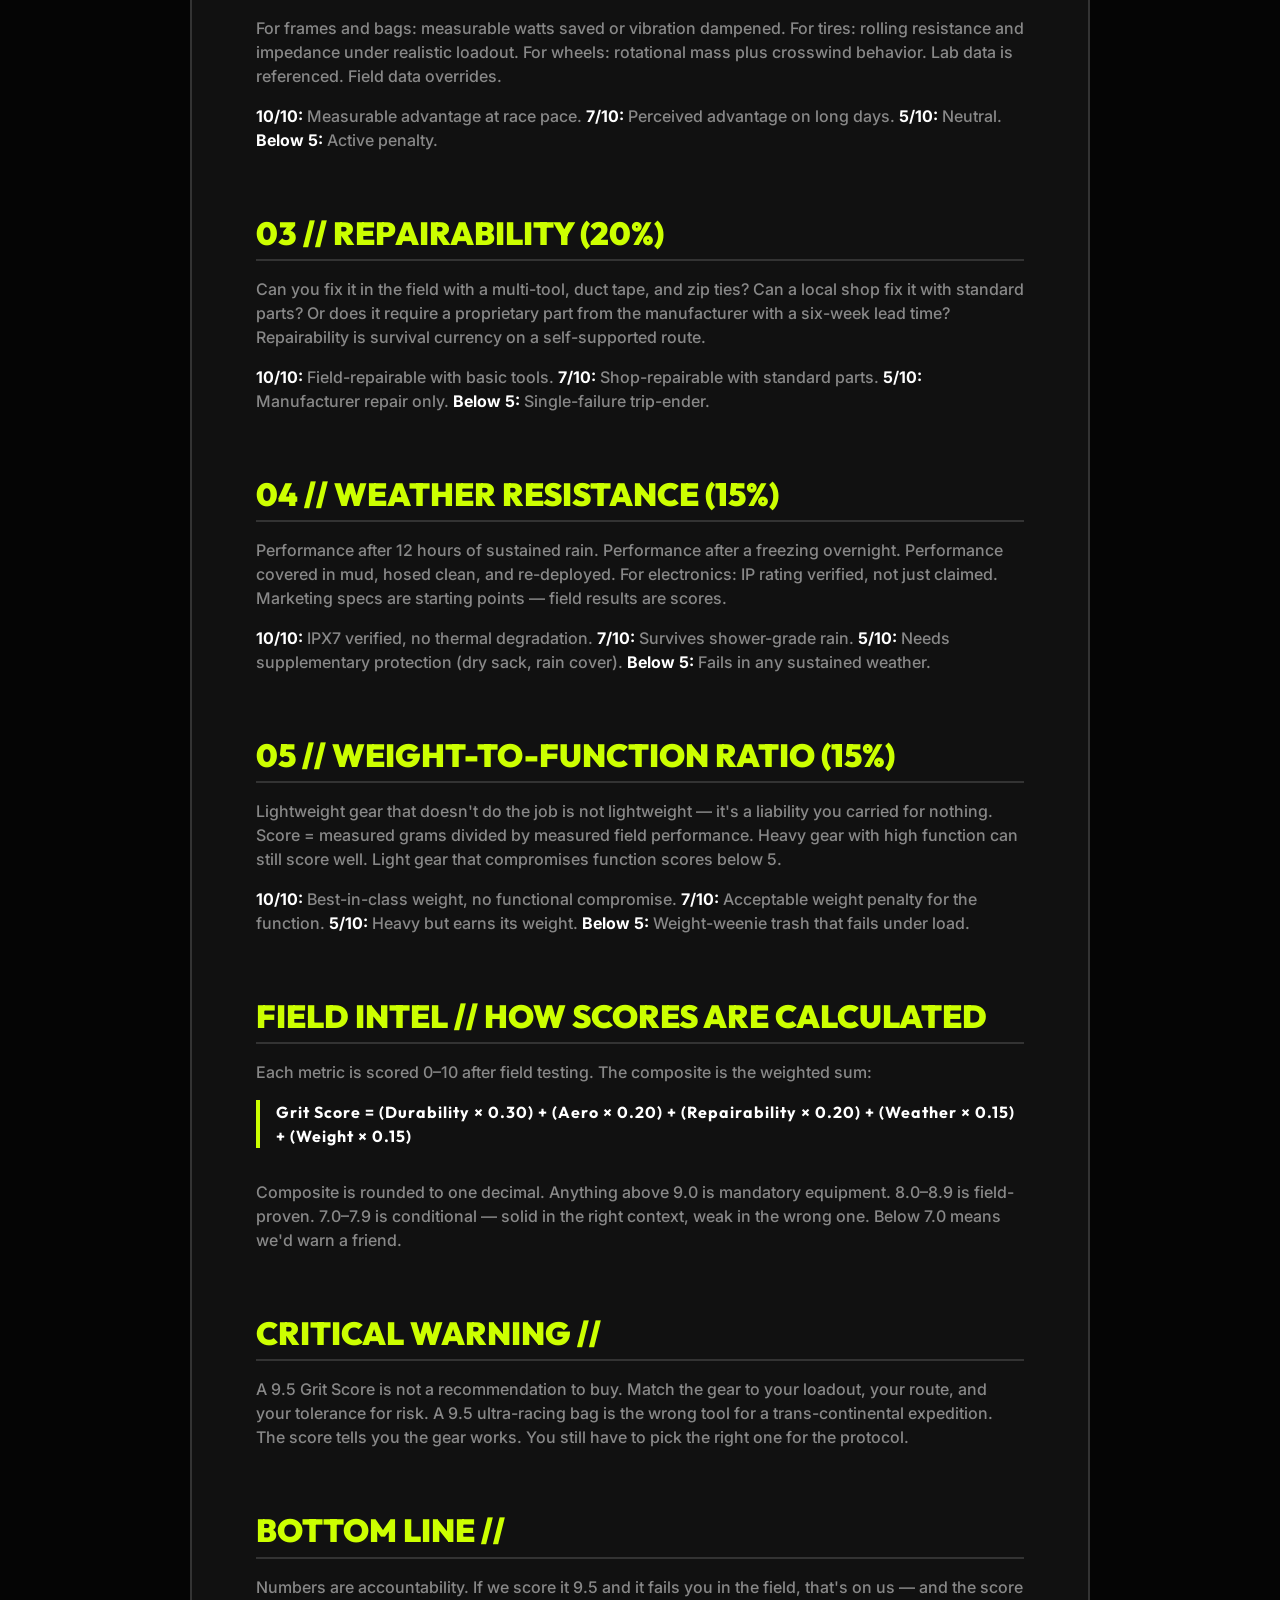
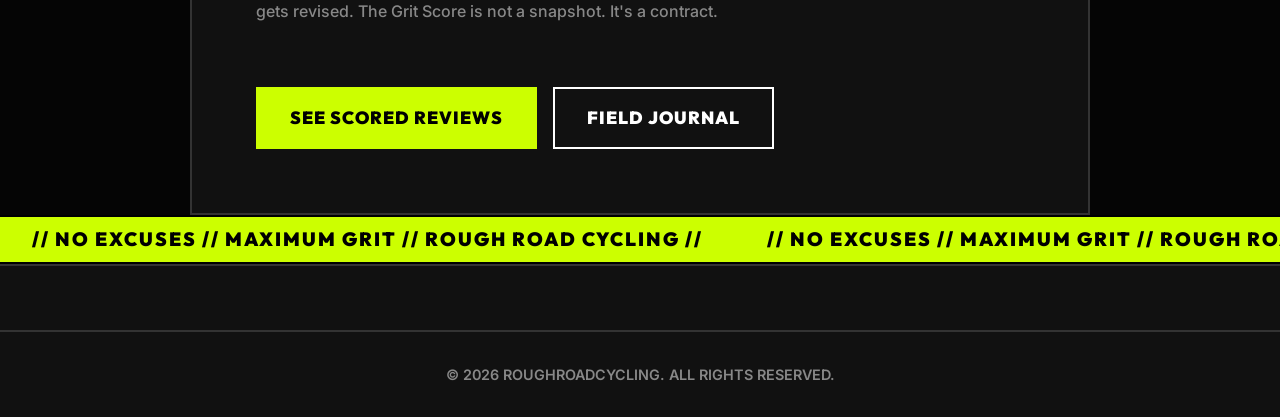
<file: grit-score.html>
<!DOCTYPE html>
<html lang="en">
<head>
    <meta charset="UTF-8">
    <meta name="viewport" content="width=device-width, initial-scale=1.0">
    <meta name="robots" content="index,follow,max-image-preview:large">
    <meta name="theme-color" content="#0a0a0a">

    <title>The Grit Score // Scoring Protocol | RoughRoadCycling</title>
    <meta name="description" content="The Grit Score is the RoughRoadCycling gear-rating protocol. Five weighted metrics — durability, weight, aero-efficiency, repairability, weather resistance. No marketing fluff.">
    <link rel="canonical" href="https://roughroadcycling.com/grit-score.html">

    <meta property="og:type" content="website">
    <meta property="og:site_name" content="RoughRoadCycling">
    <meta property="og:title" content="The Grit Score // Scoring Protocol">
    <meta property="og:description" content="The RoughRoadCycling gear-rating protocol. Five weighted metrics. No-BS scoring.">
    <meta property="og:url" content="https://roughroadcycling.com/grit-score.html">
    <meta property="og:image" content="https://roughroadcycling.com/images/hero.webp">
    <meta property="og:image:alt" content="Loaded gravel bike on a rough road at sunrise">

    <meta name="twitter:card" content="summary_large_image">
    <meta name="twitter:title" content="The Grit Score // Scoring Protocol">
    <meta name="twitter:description" content="The RoughRoadCycling gear-rating protocol. Five weighted metrics. No-BS scoring.">
    <meta name="twitter:image" content="https://roughroadcycling.com/images/hero.webp">

    <link rel="preconnect" href="https://fonts.googleapis.com">
    <link rel="preconnect" href="https://fonts.gstatic.com" crossorigin>
    <link href="https://fonts.googleapis.com/css2?family=Inter:wght@400;700;900&family=Outfit:wght@600;900&display=swap" rel="stylesheet">
    <link rel="stylesheet" href="css/styles.css">

    <script type="application/ld+json">
    {
      "@context": "https://schema.org",
      "@type": "WebPage",
      "name": "The Grit Score // Scoring Protocol",
      "url": "https://roughroadcycling.com/grit-score.html",
      "description": "The RoughRoadCycling proprietary gear-scoring protocol. Five weighted metrics for evaluating bikepacking and gravel gear under abuse.",
      "breadcrumb": {
        "@type": "BreadcrumbList",
        "itemListElement": [
          { "@type": "ListItem", "position": 1, "name": "Home", "item": "https://roughroadcycling.com/" },
          { "@type": "ListItem", "position": 2, "name": "Grit Score", "item": "https://roughroadcycling.com/grit-score.html" }
        ]
      }
    }
    </script>
</head>
<body>
    <div class="scroll-text-bg" aria-hidden="true">GRIT SCORE // SCORING PROTOCOL //</div>

    <header class="site-header">
        <div class="container nav-container">
            <a href="index.html" class="logo">RoughRoad<span>Cycling</span></a>
            <button class="mobile-menu-btn" aria-label="Toggle menu" aria-expanded="false">☰</button>
            <nav>
                <ul class="nav-links">
                    <li><a href="index.html">Home</a></li>
                    <li><a href="reviews.html">Gear</a></li>
                    <li><a href="guides.html">Guides</a></li>
                    <li><a href="routes.html">Routes</a></li>
                    <li><a href="blog/">Blog</a></li>
                </ul>
            </nav>
        </div>
    </header>

    <section class="container" style="padding-top: 150px; padding-bottom: 30px;">
        <nav aria-label="Breadcrumb" style="margin-bottom: var(--space-md); font-size: 0.85rem; letter-spacing: 1px; text-transform: uppercase; color: var(--color-text-muted); font-weight: 700;">
            <a href="index.html" style="color: var(--color-text-muted); text-decoration: none;">Home</a>
            <span style="margin: 0 0.5rem;">//</span>
            <span class="text-accent">Grit Score</span>
        </nav>

        <div class="section-header fade-in-up">
            <span style="font-weight: 900; letter-spacing: 2px; color: var(--color-text-muted); text-transform: uppercase; font-size: 0.9rem;">Protocol // Scoring</span>
            <h1 class="brutalist-title" style="margin-top: var(--space-xs);">The Grit Score //<br><span class="text-accent">Scoring Protocol</span></h1>
            <p class="brutalist-subtitle" style="color: var(--color-text-muted); margin-top: var(--space-sm);">Five metrics. One number. Zero marketing.</p>
        </div>
    </section>

    <section class="container" style="padding-top: 0;">
        <article class="ticket-card" style="max-width: 900px; margin: 0 auto; border: 2px solid var(--color-border); padding: 0;">
            <div style="padding: var(--space-lg);">

                <div class="ticket-data" style="margin-bottom: var(--space-lg); border-bottom: 2px solid var(--color-border); padding-bottom: var(--space-md);">
                    <div class="data-point">
                        <span class="data-label">Scale</span>
                        <span class="data-value">0 – 10</span>
                    </div>
                    <div class="data-point">
                        <span class="data-label">Metrics</span>
                        <span class="data-value">5 Weighted</span>
                    </div>
                    <div class="data-point">
                        <span class="data-label">Method</span>
                        <span class="data-value">Field-Tested</span>
                    </div>
                    <div class="data-point">
                        <span class="data-label">Bias</span>
                        <span class="data-value text-accent">Zero</span>
                    </div>
                </div>

                <h2 style="font-size: 2rem; border-bottom: 2px solid var(--color-border); padding-bottom: 0.5rem; color: var(--color-accent); margin-top: var(--space-md);">Verdict //</h2>
                <p style="color: var(--color-text-main); margin-top: var(--space-sm); margin-bottom: var(--space-sm); font-weight: 600; font-size: 1.1rem;">The Grit Score answers one question: will this gear survive the abuse you'll put it through?</p>
                <p style="color: var(--color-text-muted); margin-bottom: var(--space-lg); font-weight: 500;">Star ratings lie. Brand affinity lies. Lab specs lie. The Grit Score is built from five weighted metrics, scored only after field-testing across washboard, rain, and self-supported abuse. Every gear review on this site carries one. Every score links back here. No marketing exceptions.</p>

                <h2 style="font-size: 2rem; border-bottom: 2px solid var(--color-border); padding-bottom: 0.5rem; color: var(--color-accent); margin-top: var(--space-lg);">01 // Durability (30%)</h2>
                <p style="color: var(--color-text-muted); margin-top: var(--space-sm); margin-bottom: var(--space-sm); font-weight: 500;">How long until it breaks under abuse. Tested across minimum 500 miles of mixed terrain including washboard, chunky gravel, and sustained loaded riding. Failure modes — torn seams, crushed shells, snapped buckles, cracked frames — get logged and weighted.</p>
                <p style="color: var(--color-text-muted); margin-bottom: var(--space-lg); font-weight: 500;"><strong style="color: var(--color-text-main);">10/10:</strong> Will outlast you. <strong style="color: var(--color-text-main);">7/10:</strong> Race-season durable. <strong style="color: var(--color-text-main);">5/10:</strong> One-season piece. <strong style="color: var(--color-text-main);">Below 5:</strong> Field-failure during test.</p>

                <h2 style="font-size: 2rem; border-bottom: 2px solid var(--color-border); padding-bottom: 0.5rem; color: var(--color-accent); margin-top: var(--space-lg);">02 // Aero-Efficiency / Compliance (20%)</h2>
                <p style="color: var(--color-text-muted); margin-top: var(--space-sm); margin-bottom: var(--space-sm); font-weight: 500;">For frames and bags: measurable watts saved or vibration dampened. For tires: rolling resistance and impedance under realistic loadout. For wheels: rotational mass plus crosswind behavior. Lab data is referenced. Field data overrides.</p>
                <p style="color: var(--color-text-muted); margin-bottom: var(--space-lg); font-weight: 500;"><strong style="color: var(--color-text-main);">10/10:</strong> Measurable advantage at race pace. <strong style="color: var(--color-text-main);">7/10:</strong> Perceived advantage on long days. <strong style="color: var(--color-text-main);">5/10:</strong> Neutral. <strong style="color: var(--color-text-main);">Below 5:</strong> Active penalty.</p>

                <h2 style="font-size: 2rem; border-bottom: 2px solid var(--color-border); padding-bottom: 0.5rem; color: var(--color-accent); margin-top: var(--space-lg);">03 // Repairability (20%)</h2>
                <p style="color: var(--color-text-muted); margin-top: var(--space-sm); margin-bottom: var(--space-sm); font-weight: 500;">Can you fix it in the field with a multi-tool, duct tape, and zip ties? Can a local shop fix it with standard parts? Or does it require a proprietary part from the manufacturer with a six-week lead time? Repairability is survival currency on a self-supported route.</p>
                <p style="color: var(--color-text-muted); margin-bottom: var(--space-lg); font-weight: 500;"><strong style="color: var(--color-text-main);">10/10:</strong> Field-repairable with basic tools. <strong style="color: var(--color-text-main);">7/10:</strong> Shop-repairable with standard parts. <strong style="color: var(--color-text-main);">5/10:</strong> Manufacturer repair only. <strong style="color: var(--color-text-main);">Below 5:</strong> Single-failure trip-ender.</p>

                <h2 style="font-size: 2rem; border-bottom: 2px solid var(--color-border); padding-bottom: 0.5rem; color: var(--color-accent); margin-top: var(--space-lg);">04 // Weather Resistance (15%)</h2>
                <p style="color: var(--color-text-muted); margin-top: var(--space-sm); margin-bottom: var(--space-sm); font-weight: 500;">Performance after 12 hours of sustained rain. Performance after a freezing overnight. Performance covered in mud, hosed clean, and re-deployed. For electronics: IP rating verified, not just claimed. Marketing specs are starting points — field results are scores.</p>
                <p style="color: var(--color-text-muted); margin-bottom: var(--space-lg); font-weight: 500;"><strong style="color: var(--color-text-main);">10/10:</strong> IPX7 verified, no thermal degradation. <strong style="color: var(--color-text-main);">7/10:</strong> Survives shower-grade rain. <strong style="color: var(--color-text-main);">5/10:</strong> Needs supplementary protection (dry sack, rain cover). <strong style="color: var(--color-text-main);">Below 5:</strong> Fails in any sustained weather.</p>

                <h2 style="font-size: 2rem; border-bottom: 2px solid var(--color-border); padding-bottom: 0.5rem; color: var(--color-accent); margin-top: var(--space-lg);">05 // Weight-to-Function Ratio (15%)</h2>
                <p style="color: var(--color-text-muted); margin-top: var(--space-sm); margin-bottom: var(--space-sm); font-weight: 500;">Lightweight gear that doesn't do the job is not lightweight — it's a liability you carried for nothing. Score = measured grams divided by measured field performance. Heavy gear with high function can still score well. Light gear that compromises function scores below 5.</p>
                <p style="color: var(--color-text-muted); margin-bottom: var(--space-lg); font-weight: 500;"><strong style="color: var(--color-text-main);">10/10:</strong> Best-in-class weight, no functional compromise. <strong style="color: var(--color-text-main);">7/10:</strong> Acceptable weight penalty for the function. <strong style="color: var(--color-text-main);">5/10:</strong> Heavy but earns its weight. <strong style="color: var(--color-text-main);">Below 5:</strong> Weight-weenie trash that fails under load.</p>

                <h2 style="font-size: 2rem; border-bottom: 2px solid var(--color-border); padding-bottom: 0.5rem; color: var(--color-accent); margin-top: var(--space-lg);">Field Intel // How Scores Are Calculated</h2>
                <p style="color: var(--color-text-muted); margin-top: var(--space-sm); margin-bottom: var(--space-sm); font-weight: 500;">Each metric is scored 0–10 after field testing. The composite is the weighted sum:</p>
                <p style="color: var(--color-text-main); margin-bottom: var(--space-md); font-weight: 700; font-family: var(--font-heading); letter-spacing: 1px; border-left: 4px solid var(--color-accent); padding-left: var(--space-sm);">Grit Score = (Durability × 0.30) + (Aero × 0.20) + (Repairability × 0.20) + (Weather × 0.15) + (Weight × 0.15)</p>
                <p style="color: var(--color-text-muted); margin-bottom: var(--space-lg); font-weight: 500;">Composite is rounded to one decimal. Anything above 9.0 is mandatory equipment. 8.0–8.9 is field-proven. 7.0–7.9 is conditional — solid in the right context, weak in the wrong one. Below 7.0 means we'd warn a friend.</p>

                <h2 style="font-size: 2rem; border-bottom: 2px solid var(--color-border); padding-bottom: 0.5rem; color: var(--color-accent); margin-top: var(--space-lg);">Critical Warning //</h2>
                <p style="color: var(--color-text-muted); margin-top: var(--space-sm); margin-bottom: var(--space-md); font-weight: 500;">A 9.5 Grit Score is not a recommendation to buy. Match the gear to your loadout, your route, and your tolerance for risk. A 9.5 ultra-racing bag is the wrong tool for a trans-continental expedition. The score tells you the gear works. You still have to pick the right one for the protocol.</p>

                <h2 style="font-size: 2rem; border-bottom: 2px solid var(--color-border); padding-bottom: 0.5rem; color: var(--color-accent); margin-top: var(--space-lg);">Bottom Line //</h2>
                <p style="color: var(--color-text-muted); margin-bottom: var(--space-lg); font-weight: 500;">Numbers are accountability. If we score it 9.5 and it fails you in the field, that's on us — and the score gets revised. The Grit Score is not a snapshot. It's a contract.</p>

                <div style="display: flex; gap: var(--space-sm); flex-wrap: wrap; margin-top: var(--space-md);">
                    <a href="reviews.html" class="btn btn-primary">See Scored Reviews</a>
                    <a href="blog/" class="btn btn-outline">Field Journal</a>
                </div>

            </div>
        </article>
    </section>

    <div class="marquee-container">
        <div class="marquee-content">
            <span>// NO EXCUSES // MAXIMUM GRIT // ROUGH ROAD CYCLING //</span>
            <span>// NO EXCUSES // MAXIMUM GRIT // ROUGH ROAD CYCLING //</span>
            <span>// NO EXCUSES // MAXIMUM GRIT // ROUGH ROAD CYCLING //</span>
            <span>// NO EXCUSES // MAXIMUM GRIT // ROUGH ROAD CYCLING //</span>
        </div>
    </div>

    <footer class="site-footer">
        <div class="container footer-bottom">
            <p>&copy; 2026 RoughRoadCycling. All Rights Reserved.</p>
        </div>
    </footer>

    <script src="js/main.js"></script>
</body>
</html>
</file>
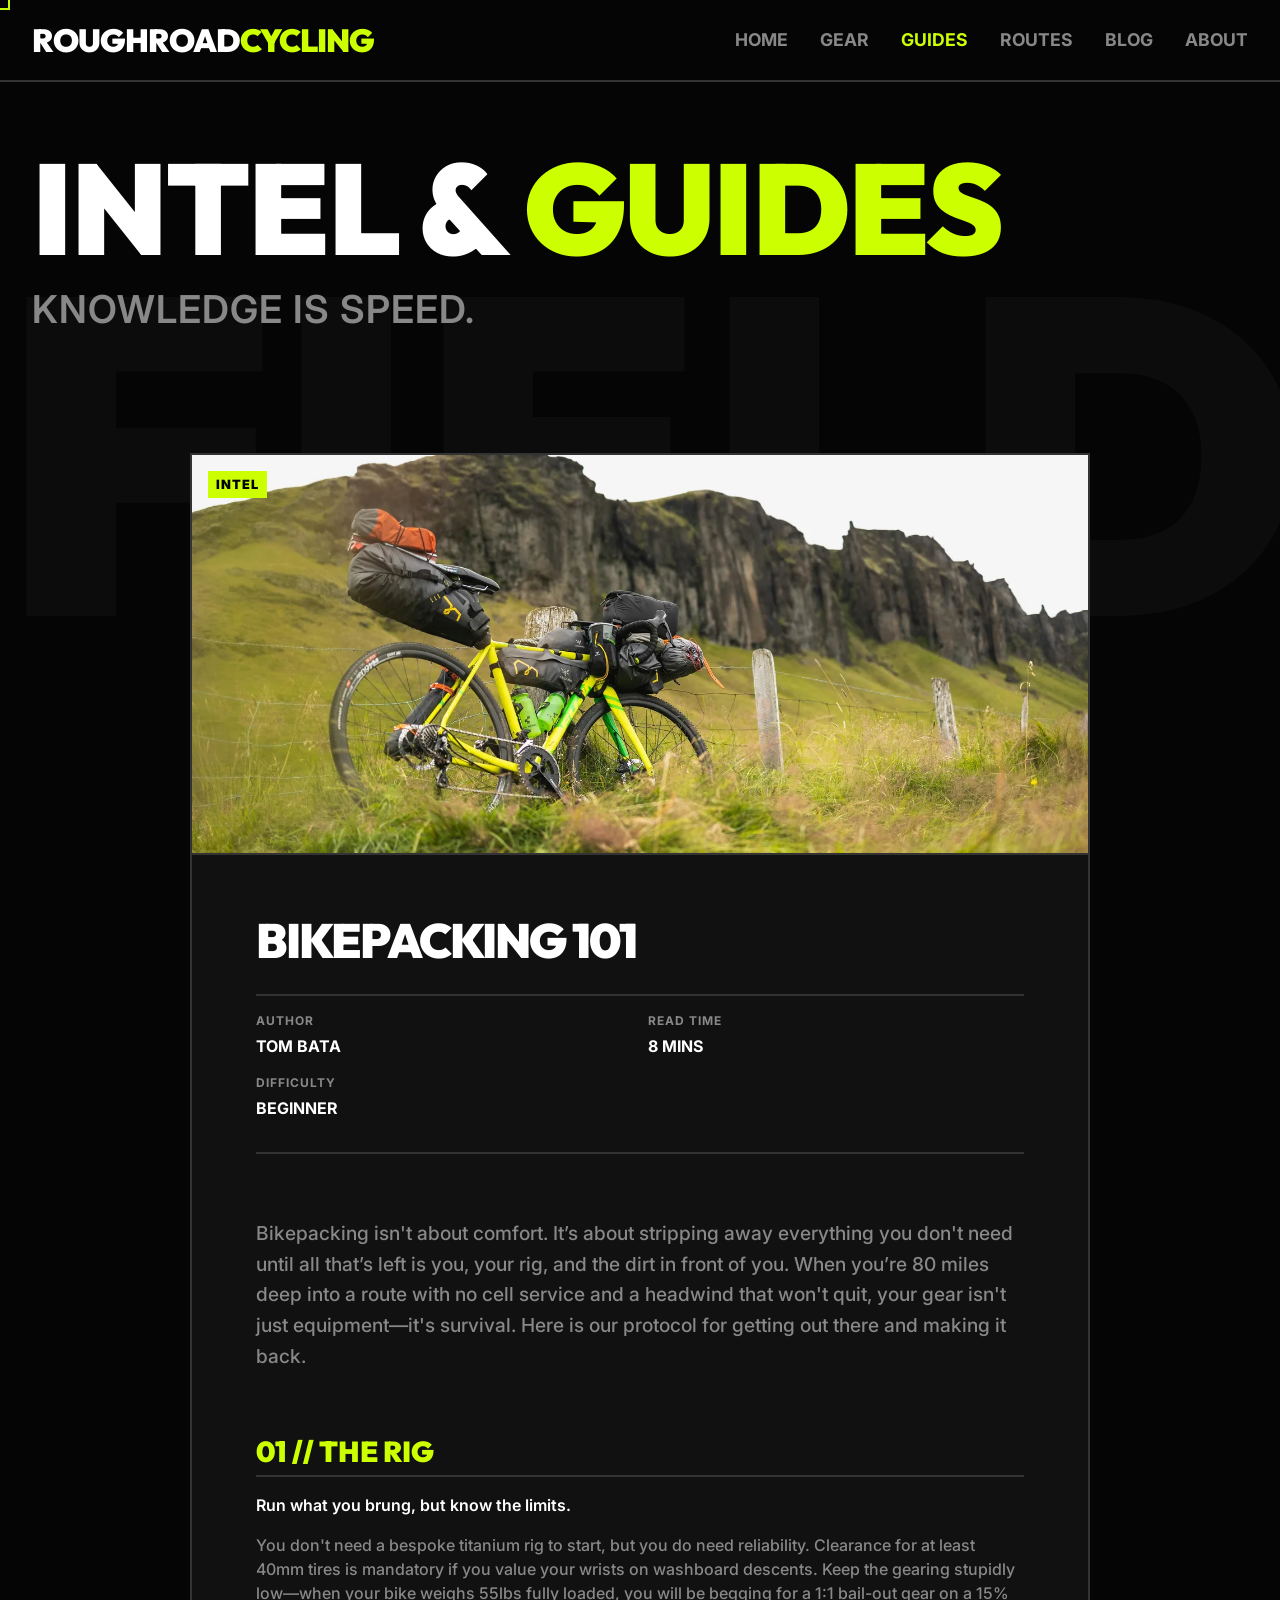
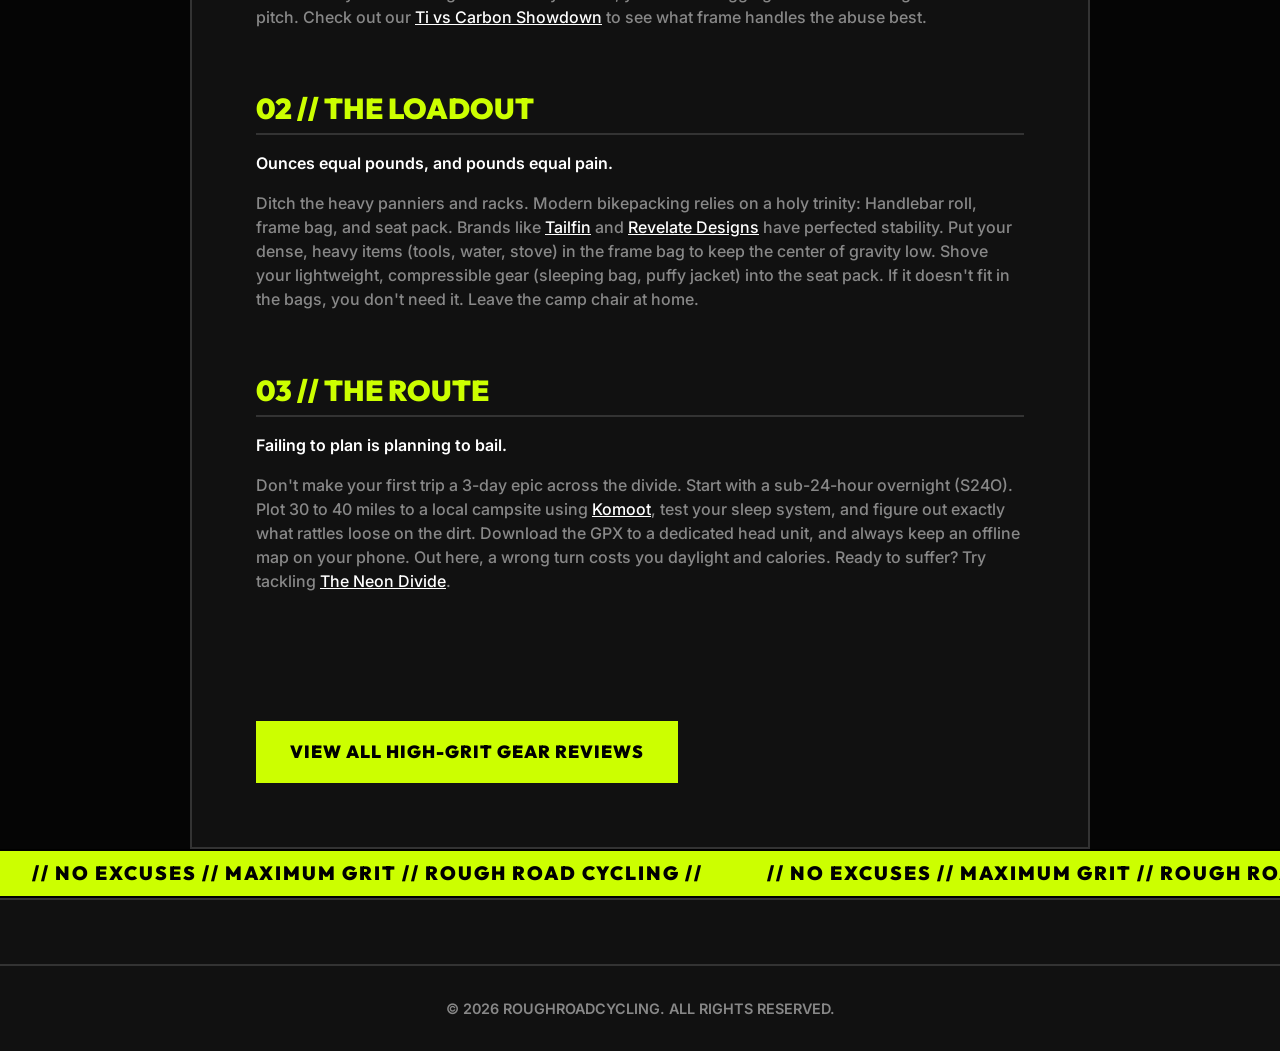
<file: guides.html>
<!DOCTYPE html>
<html lang="en">
<head>
    <meta charset="UTF-8">
    <meta name="viewport" content="width=device-width, initial-scale=1.0">
    <meta name="robots" content="index,follow,max-image-preview:large">
    <meta name="theme-color" content="#0a0a0a">

    <title>Bikepacking Guides & Protocols — Field Intel | RoughRoadCycling</title>
    <meta name="description" content="Bikepacking 101, loadout protocols, and field-tested guides for gravel cycling. Knowledge is speed. Start with the no-BS basics.">
    <link rel="canonical" href="https://roughroadcycling.com/guides.html">

    <meta property="og:type" content="website">
    <meta property="og:site_name" content="RoughRoadCycling">
    <meta property="og:title" content="Bikepacking Guides & Protocols — Field Intel">
    <meta property="og:description" content="Bikepacking 101, loadout protocols, and field-tested guides for gravel cycling.">
    <meta property="og:url" content="https://roughroadcycling.com/guides.html">
    <meta property="og:image" content="https://roughroadcycling.com/images/hero.webp">
    <meta property="og:image:alt" content="Bikepacker riding on a remote trail">

    <meta name="twitter:card" content="summary_large_image">
    <meta name="twitter:title" content="Bikepacking Guides & Protocols — Field Intel">
    <meta name="twitter:description" content="Bikepacking 101 and field-tested guides for gravel cycling.">
    <meta name="twitter:image" content="https://roughroadcycling.com/images/hero.webp">

    <link rel="preconnect" href="https://fonts.googleapis.com">
    <link rel="preconnect" href="https://fonts.gstatic.com" crossorigin>
    <link href="https://fonts.googleapis.com/css2?family=Inter:wght@400;700;900&family=Outfit:wght@600;900&display=swap" rel="stylesheet">
    <link rel="stylesheet" href="css/styles.css">

    <script type="application/ld+json">
    {
      "@context": "https://schema.org",
      "@type": "Article",
      "headline": "Bikepacking 101 — The No-BS Beginner Protocol",
      "description": "A field guide to your first bikepacking trip: the rig, the loadout, and the route.",
      "image": "https://roughroadcycling.com/images/hero.webp",
      "author": { "@type": "Organization", "name": "RoughRoadCycling" },
      "publisher": {
        "@type": "Organization",
        "name": "RoughRoadCycling",
        "logo": { "@type": "ImageObject", "url": "https://roughroadcycling.com/images/hero.webp" }
      },
      "mainEntityOfPage": "https://roughroadcycling.com/guides.html",
      "datePublished": "2026-01-01",
      "dateModified": "2026-05-18"
    }
    </script>
</head>
<body>
    <div class="scroll-text-bg" aria-hidden="true">FIELD INTEL // PROTOCOLS //</div>

    <!-- Header -->
    <header class="site-header">
        <div class="container nav-container">
            <a href="index.html" class="logo">RoughRoad<span>Cycling</span></a>
            <button class="mobile-menu-btn" aria-label="Toggle menu" aria-expanded="false">☰</button>
            <nav>
                <ul class="nav-links">
                    <li><a href="index.html">Home</a></li>
                    <li><a href="reviews.html">Gear</a></li>
                    <li><a href="guides.html" class="active">Guides</a></li>
                    <li><a href="routes.html">Routes</a></li>
                    <li><a href="blog/">Blog</a></li>
                    <li><a href="about.html">About</a></li>
                </ul>
            </nav>
        </div>
    </header>

    <!-- Page Header -->
    <section class="container" style="padding-top: 150px; padding-bottom: 50px;">
        <div class="section-header fade-in-up">
            <h1 class="brutalist-title">Intel & <span class="text-accent">Guides</span></h1>
            <p class="brutalist-subtitle" style="color: var(--color-text-muted);">Knowledge is Speed.</p>
        </div>
    </section>

    <!-- Content Section -->
    <section class="container fade-in-up" style="padding-top: 0;">
        <article class="ticket-card" style="max-width: 900px; margin: 0 auto; border: 2px solid var(--color-border); padding: 0;">
            
            <div class="ticket-img-wrapper" style="height: 400px;">
                <span class="ticket-category-tag">Intel</span>
                <img src="images/hero.webp" alt="Bikepacker on trail" class="ticket-img" width="1376" height="768">
            </div>

            <div style="padding: var(--space-lg);">
                <h2 class="brutalist-title" style="font-size: 3rem; margin-bottom: var(--space-md);">Bikepacking 101</h2>
                
                <div class="ticket-data" style="margin-bottom: var(--space-lg); border-bottom: 2px solid var(--color-border); padding-bottom: var(--space-md);">
                    <div class="data-point">
                        <span class="data-label">Author</span>
                        <span class="data-value text-accent"><a href="about.html" style="color: inherit; text-decoration: none;">Tom Bata</a></span>
                    </div>
                    <div class="data-point">
                        <span class="data-label">Read Time</span>
                        <span class="data-value">8 Mins</span>
                    </div>
                    <div class="data-point">
                        <span class="data-label">Difficulty</span>
                        <span class="data-value">Beginner</span>
                    </div>
                </div>

                <p style="color: var(--color-text-muted); margin-bottom: var(--space-lg); font-weight: 500; font-size: 1.2rem; line-height: 1.6;">Bikepacking isn't about comfort. It’s about stripping away everything you don't need until all that’s left is you, your rig, and the dirt in front of you. When you’re 80 miles deep into a route with no cell service and a headwind that won't quit, your gear isn't just equipment—it's survival. Here is our protocol for getting out there and making it back.</p>

                <h3 style="margin-top: var(--space-lg); font-size: 1.8rem; border-bottom: 2px solid var(--color-border); padding-bottom: 0.5rem; color: var(--color-accent);">01 // THE RIG</h3>
                <p style="color: var(--color-text-main); margin-top: var(--space-sm); margin-bottom: var(--space-sm); font-weight: 600;">Run what you brung, but know the limits.</p>
                <p style="color: var(--color-text-muted); margin-bottom: var(--space-lg); font-weight: 500;">You don't need a bespoke titanium rig to start, but you do need reliability. Clearance for at least 40mm tires is mandatory if you value your wrists on washboard descents. Keep the gearing stupidly low—when your bike weighs 55lbs fully loaded, you will be begging for a 1:1 bail-out gear on a 15% pitch. Check out our <a href="reviews.html" style="color: var(--color-text-main); text-decoration: underline;">Ti vs Carbon Showdown</a> to see what frame handles the abuse best.</p>
                
                <h3 style="margin-top: var(--space-lg); font-size: 1.8rem; border-bottom: 2px solid var(--color-border); padding-bottom: 0.5rem; color: var(--color-accent);">02 // THE LOADOUT</h3>
                <p style="color: var(--color-text-main); margin-top: var(--space-sm); margin-bottom: var(--space-sm); font-weight: 600;">Ounces equal pounds, and pounds equal pain.</p>
                <p style="color: var(--color-text-muted); margin-bottom: var(--space-lg); font-weight: 500;">Ditch the heavy panniers and racks. Modern bikepacking relies on a holy trinity: Handlebar roll, frame bag, and seat pack. Brands like <a href="https://www.tailfin.cc/" target="_blank" rel="noopener noreferrer" style="color: var(--color-text-main); text-decoration: underline;">Tailfin</a> and <a href="https://www.revelatedesigns.com/" target="_blank" rel="noopener noreferrer" style="color: var(--color-text-main); text-decoration: underline;">Revelate Designs</a> have perfected stability. Put your dense, heavy items (tools, water, stove) in the frame bag to keep the center of gravity low. Shove your lightweight, compressible gear (sleeping bag, puffy jacket) into the seat pack. If it doesn't fit in the bags, you don't need it. Leave the camp chair at home.</p>

                <h3 style="margin-top: var(--space-lg); font-size: 1.8rem; border-bottom: 2px solid var(--color-border); padding-bottom: 0.5rem; color: var(--color-accent);">03 // THE ROUTE</h3>
                <p style="color: var(--color-text-main); margin-top: var(--space-sm); margin-bottom: var(--space-sm); font-weight: 600;">Failing to plan is planning to bail.</p>
                <p style="color: var(--color-text-muted); margin-bottom: var(--space-xl); font-weight: 500;">Don't make your first trip a 3-day epic across the divide. Start with a sub-24-hour overnight (S24O). Plot 30 to 40 miles to a local campsite using <a href="https://www.komoot.com/" target="_blank" rel="noopener noreferrer" style="color: var(--color-text-main); text-decoration: underline;">Komoot</a>, test your sleep system, and figure out exactly what rattles loose on the dirt. Download the GPX to a dedicated head unit, and always keep an offline map on your phone. Out here, a wrong turn costs you daylight and calories. Ready to suffer? Try tackling <a href="routes.html" style="color: var(--color-text-main); text-decoration: underline;">The Neon Divide</a>.</p>

                <a href="reviews.html" class="btn btn-primary">View All High-Grit Gear Reviews</a>
            </div>
        </article>
    </section>

    <!-- Marquee -->
    <div class="marquee-container">
        <div class="marquee-content">
            <span>// NO EXCUSES // MAXIMUM GRIT // ROUGH ROAD CYCLING //</span>
            <span>// NO EXCUSES // MAXIMUM GRIT // ROUGH ROAD CYCLING //</span>
            <span>// NO EXCUSES // MAXIMUM GRIT // ROUGH ROAD CYCLING //</span>
            <span>// NO EXCUSES // MAXIMUM GRIT // ROUGH ROAD CYCLING //</span>
            <span>// NO EXCUSES // MAXIMUM GRIT // ROUGH ROAD CYCLING //</span>
        </div>
    </div>

    <!-- Footer -->
    <footer class="site-footer">
        <div class="container footer-bottom">
            <p>&copy; 2026 RoughRoadCycling. All Rights Reserved.</p>
        </div>
    </footer>

    <script src="js/main.js"></script>
</body>
</html>
</file>
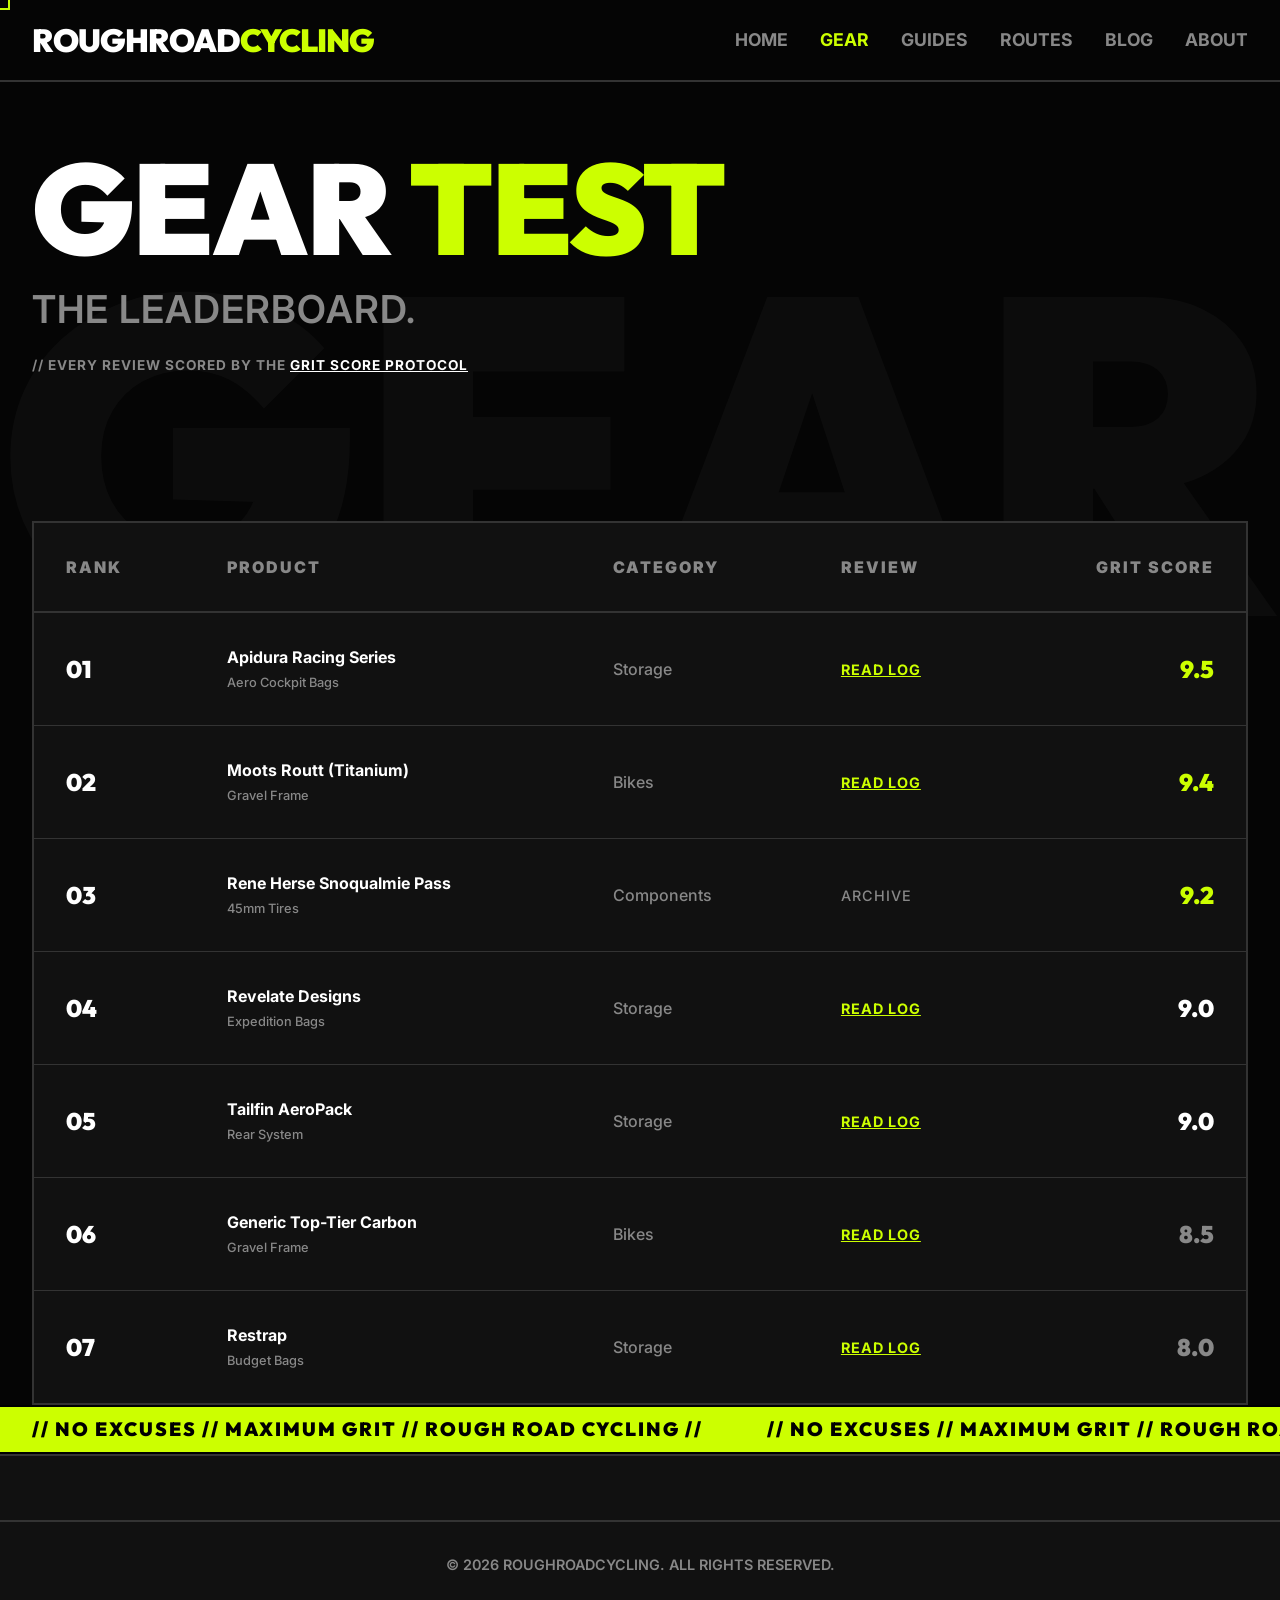
<file: reviews.html>
<!DOCTYPE html>
<html lang="en">
<head>
    <meta charset="UTF-8">
    <meta name="viewport" content="width=device-width, initial-scale=1.0">
    <meta name="robots" content="index,follow,max-image-preview:large">
    <meta name="theme-color" content="#0a0a0a">

    <title>Gravel Bike Gear Reviews — Bags, Tires, Frames Tested | RoughRoadCycling</title>
    <meta name="description" content="Unbiased, brutal, honest gravel bike gear reviews. Tested in the field — aero bikepacking bags, titanium frames, 45mm tires, and more.">
    <link rel="canonical" href="https://roughroadcycling.com/reviews.html">

    <meta property="og:type" content="website">
    <meta property="og:site_name" content="RoughRoadCycling">
    <meta property="og:title" content="Gravel Bike Gear Reviews — Bags, Tires, Frames Tested">
    <meta property="og:description" content="Unbiased, brutal, honest gravel bike gear reviews. Tested in the field.">
    <meta property="og:url" content="https://roughroadcycling.com/reviews.html">
    <meta property="og:image" content="https://roughroadcycling.com/images/gear.webp">
    <meta property="og:image:alt" content="High-end gravel bike handlebar and bags tested on rough terrain">

    <meta name="twitter:card" content="summary_large_image">
    <meta name="twitter:title" content="Gravel Bike Gear Reviews — Bags, Tires, Frames Tested">
    <meta name="twitter:description" content="Unbiased, brutal, honest gravel bike gear reviews.">
    <meta name="twitter:image" content="https://roughroadcycling.com/images/gear.webp">

    <link rel="preconnect" href="https://fonts.googleapis.com">
    <link rel="preconnect" href="https://fonts.gstatic.com" crossorigin>
    <link href="https://fonts.googleapis.com/css2?family=Inter:wght@400;700;900&family=Outfit:wght@600;900&display=swap" rel="stylesheet">
    <link rel="stylesheet" href="css/styles.css">

    <script type="application/ld+json">
    {
      "@context": "https://schema.org",
      "@type": "CollectionPage",
      "name": "Gravel Bike Gear Reviews",
      "url": "https://roughroadcycling.com/reviews.html",
      "description": "Unbiased gravel and bikepacking gear reviews from RoughRoadCycling.",
      "breadcrumb": {
        "@type": "BreadcrumbList",
        "itemListElement": [
          { "@type": "ListItem", "position": 1, "name": "Home", "item": "https://roughroadcycling.com/" },
          { "@type": "ListItem", "position": 2, "name": "Gear Reviews", "item": "https://roughroadcycling.com/reviews.html" }
        ]
      },
      "mainEntity": {
        "@type": "ItemList",
        "itemListElement": [
          { "@type": "ListItem", "position": 1, "name": "Aero Cockpit Bags" },
          { "@type": "ListItem", "position": 2, "name": "Ti vs Carbon Showdown" },
          { "@type": "ListItem", "position": 3, "name": "Fastest 45mm Tires" }
        ]
      }
    }
    </script>
</head>
<body>
    <div class="scroll-text-bg" aria-hidden="true">GEAR REVIEW // RAW DATA //</div>

    <!-- Header -->
    <header class="site-header">
        <div class="container nav-container">
            <a href="index.html" class="logo">RoughRoad<span>Cycling</span></a>
            <button class="mobile-menu-btn" aria-label="Toggle menu" aria-expanded="false">☰</button>
            <nav>
                <ul class="nav-links">
                    <li><a href="index.html">Home</a></li>
                    <li><a href="reviews.html" class="active">Gear</a></li>
                    <li><a href="guides.html">Guides</a></li>
                    <li><a href="routes.html">Routes</a></li>
                    <li><a href="blog/">Blog</a></li>
                    <li><a href="about.html">About</a></li>
                </ul>
            </nav>
        </div>
    </header>

    <!-- Page Header -->
    <section class="container" style="padding-top: 150px; padding-bottom: 50px;">
        <div class="section-header fade-in-up">
            <h1 class="brutalist-title">Gear <span class="text-accent">Test</span></h1>
            <p class="brutalist-subtitle" style="color: var(--color-text-muted);">The Leaderboard.</p>
            <p style="margin-top: var(--space-sm); font-size: 0.85rem; letter-spacing: 1px; text-transform: uppercase; color: var(--color-text-muted); font-weight: 700;">// Every review scored by the <a href="grit-score.html" style="color: var(--color-text-main); text-decoration: underline;">Grit Score protocol</a></p>
        </div>
    </section>

    <!-- Reviews Grid -->
    <section class="container fade-in-up" style="padding-top: 0;">
        <div class="leaderboard-container" style="overflow-x: auto; margin-top: var(--space-md); border: 2px solid var(--color-border); background: var(--color-surface);">
            <table style="width: 100%; border-collapse: collapse; text-align: left; min-width: 800px;">
                <thead>
                    <tr style="border-bottom: 2px solid var(--color-border); background: #111;">
                        <th style="padding: var(--space-md); color: var(--color-text-muted); font-weight: 900; letter-spacing: 2px; text-transform: uppercase;">Rank</th>
                        <th style="padding: var(--space-md); color: var(--color-text-muted); font-weight: 900; letter-spacing: 2px; text-transform: uppercase;">Product</th>
                        <th style="padding: var(--space-md); color: var(--color-text-muted); font-weight: 900; letter-spacing: 2px; text-transform: uppercase;">Category</th>
                        <th style="padding: var(--space-md); color: var(--color-text-muted); font-weight: 900; letter-spacing: 2px; text-transform: uppercase;">Review</th>
                        <th style="padding: var(--space-md); color: var(--color-text-muted); font-weight: 900; letter-spacing: 2px; text-transform: uppercase; text-align: right;">Grit Score</th>
                    </tr>
                </thead>
                <tbody style="font-family: var(--font-body); font-weight: 500;">
                    <tr style="border-bottom: 1px solid #333; transition: background 0.3s ease;" onmouseover="this.style.background='#1a1a1a'" onmouseout="this.style.background='transparent'">
                        <td style="padding: var(--space-md); font-family: var(--font-heading); font-size: 1.5rem; color: var(--color-text-main); font-weight: 900;">01</td>
                        <td style="padding: var(--space-md); color: var(--color-text-main);"><a href="blog/best-aero-bikepacking-bags/index.html" style="color: var(--color-text-main); text-decoration: none; font-weight: 700;">Apidura Racing Series</a><br><span style="font-size: 0.8rem; color: var(--color-text-muted);">Aero Cockpit Bags</span></td>
                        <td style="padding: var(--space-md); color: var(--color-text-muted);">Storage</td>
                        <td style="padding: var(--space-md);"><a href="blog/best-aero-bikepacking-bags/index.html" style="color: var(--color-accent); text-decoration: underline; font-size: 0.9rem; text-transform: uppercase; letter-spacing: 1px; font-weight: 700;">Read Log</a></td>
                        <td style="padding: var(--space-md); text-align: right; color: var(--color-accent); font-family: var(--font-heading); font-size: 1.5rem; font-weight: 900;">9.5</td>
                    </tr>
                    <tr style="border-bottom: 1px solid #333; transition: background 0.3s ease;" onmouseover="this.style.background='#1a1a1a'" onmouseout="this.style.background='transparent'">
                        <td style="padding: var(--space-md); font-family: var(--font-heading); font-size: 1.5rem; color: var(--color-text-main); font-weight: 900;">02</td>
                        <td style="padding: var(--space-md); color: var(--color-text-main);"><a href="blog/titanium-vs-carbon-gravel-bike/index.html" style="color: var(--color-text-main); text-decoration: none; font-weight: 700;">Moots Routt (Titanium)</a><br><span style="font-size: 0.8rem; color: var(--color-text-muted);">Gravel Frame</span></td>
                        <td style="padding: var(--space-md); color: var(--color-text-muted);">Bikes</td>
                        <td style="padding: var(--space-md);"><a href="blog/titanium-vs-carbon-gravel-bike/index.html" style="color: var(--color-accent); text-decoration: underline; font-size: 0.9rem; text-transform: uppercase; letter-spacing: 1px; font-weight: 700;">Read Log</a></td>
                        <td style="padding: var(--space-md); text-align: right; color: var(--color-accent); font-family: var(--font-heading); font-size: 1.5rem; font-weight: 900;">9.4</td>
                    </tr>
                    <tr style="border-bottom: 1px solid #333; transition: background 0.3s ease;" onmouseover="this.style.background='#1a1a1a'" onmouseout="this.style.background='transparent'">
                        <td style="padding: var(--space-md); font-family: var(--font-heading); font-size: 1.5rem; color: var(--color-text-main); font-weight: 900;">03</td>
                        <td style="padding: var(--space-md); color: var(--color-text-main);"><span style="font-weight: 700;">Rene Herse Snoqualmie Pass</span><br><span style="font-size: 0.8rem; color: var(--color-text-muted);">45mm Tires</span></td>
                        <td style="padding: var(--space-md); color: var(--color-text-muted);">Components</td>
                        <td style="padding: var(--space-md);"><span style="color: var(--color-text-muted); font-size: 0.9rem; text-transform: uppercase; letter-spacing: 1px;">Archive</span></td>
                        <td style="padding: var(--space-md); text-align: right; color: var(--color-accent); font-family: var(--font-heading); font-size: 1.5rem; font-weight: 900;">9.2</td>
                    </tr>
                    <tr style="border-bottom: 1px solid #333; transition: background 0.3s ease;" onmouseover="this.style.background='#1a1a1a'" onmouseout="this.style.background='transparent'">
                        <td style="padding: var(--space-md); font-family: var(--font-heading); font-size: 1.5rem; color: var(--color-text-main); font-weight: 900;">04</td>
                        <td style="padding: var(--space-md); color: var(--color-text-main);"><a href="blog/best-aero-bikepacking-bags/index.html" style="color: var(--color-text-main); text-decoration: none; font-weight: 700;">Revelate Designs</a><br><span style="font-size: 0.8rem; color: var(--color-text-muted);">Expedition Bags</span></td>
                        <td style="padding: var(--space-md); color: var(--color-text-muted);">Storage</td>
                        <td style="padding: var(--space-md);"><a href="blog/best-aero-bikepacking-bags/index.html" style="color: var(--color-accent); text-decoration: underline; font-size: 0.9rem; text-transform: uppercase; letter-spacing: 1px; font-weight: 700;">Read Log</a></td>
                        <td style="padding: var(--space-md); text-align: right; color: var(--color-text-main); font-family: var(--font-heading); font-size: 1.5rem; font-weight: 900;">9.0</td>
                    </tr>
                    <tr style="border-bottom: 1px solid #333; transition: background 0.3s ease;" onmouseover="this.style.background='#1a1a1a'" onmouseout="this.style.background='transparent'">
                        <td style="padding: var(--space-md); font-family: var(--font-heading); font-size: 1.5rem; color: var(--color-text-main); font-weight: 900;">05</td>
                        <td style="padding: var(--space-md); color: var(--color-text-main);"><a href="blog/best-aero-bikepacking-bags/index.html" style="color: var(--color-text-main); text-decoration: none; font-weight: 700;">Tailfin AeroPack</a><br><span style="font-size: 0.8rem; color: var(--color-text-muted);">Rear System</span></td>
                        <td style="padding: var(--space-md); color: var(--color-text-muted);">Storage</td>
                        <td style="padding: var(--space-md);"><a href="blog/best-aero-bikepacking-bags/index.html" style="color: var(--color-accent); text-decoration: underline; font-size: 0.9rem; text-transform: uppercase; letter-spacing: 1px; font-weight: 700;">Read Log</a></td>
                        <td style="padding: var(--space-md); text-align: right; color: var(--color-text-main); font-family: var(--font-heading); font-size: 1.5rem; font-weight: 900;">9.0</td>
                    </tr>
                    <tr style="border-bottom: 1px solid #333; transition: background 0.3s ease;" onmouseover="this.style.background='#1a1a1a'" onmouseout="this.style.background='transparent'">
                        <td style="padding: var(--space-md); font-family: var(--font-heading); font-size: 1.5rem; color: var(--color-text-main); font-weight: 900;">06</td>
                        <td style="padding: var(--space-md); color: var(--color-text-main);"><a href="blog/titanium-vs-carbon-gravel-bike/index.html" style="color: var(--color-text-main); text-decoration: none; font-weight: 700;">Generic Top-Tier Carbon</a><br><span style="font-size: 0.8rem; color: var(--color-text-muted);">Gravel Frame</span></td>
                        <td style="padding: var(--space-md); color: var(--color-text-muted);">Bikes</td>
                        <td style="padding: var(--space-md);"><a href="blog/titanium-vs-carbon-gravel-bike/index.html" style="color: var(--color-accent); text-decoration: underline; font-size: 0.9rem; text-transform: uppercase; letter-spacing: 1px; font-weight: 700;">Read Log</a></td>
                        <td style="padding: var(--space-md); text-align: right; color: var(--color-text-muted); font-family: var(--font-heading); font-size: 1.5rem; font-weight: 900;">8.5</td>
                    </tr>
                    <tr style="transition: background 0.3s ease;" onmouseover="this.style.background='#1a1a1a'" onmouseout="this.style.background='transparent'">
                        <td style="padding: var(--space-md); font-family: var(--font-heading); font-size: 1.5rem; color: var(--color-text-main); font-weight: 900;">07</td>
                        <td style="padding: var(--space-md); color: var(--color-text-main);"><a href="blog/best-aero-bikepacking-bags/index.html" style="color: var(--color-text-main); text-decoration: none; font-weight: 700;">Restrap</a><br><span style="font-size: 0.8rem; color: var(--color-text-muted);">Budget Bags</span></td>
                        <td style="padding: var(--space-md); color: var(--color-text-muted);">Storage</td>
                        <td style="padding: var(--space-md);"><a href="blog/best-aero-bikepacking-bags/index.html" style="color: var(--color-accent); text-decoration: underline; font-size: 0.9rem; text-transform: uppercase; letter-spacing: 1px; font-weight: 700;">Read Log</a></td>
                        <td style="padding: var(--space-md); text-align: right; color: var(--color-text-muted); font-family: var(--font-heading); font-size: 1.5rem; font-weight: 900;">8.0</td>
                    </tr>
                </tbody>
            </table>
        </div>
    </section>

    <!-- Marquee -->
    <div class="marquee-container">
        <div class="marquee-content">
            <span>// NO EXCUSES // MAXIMUM GRIT // ROUGH ROAD CYCLING //</span>
            <span>// NO EXCUSES // MAXIMUM GRIT // ROUGH ROAD CYCLING //</span>
            <span>// NO EXCUSES // MAXIMUM GRIT // ROUGH ROAD CYCLING //</span>
            <span>// NO EXCUSES // MAXIMUM GRIT // ROUGH ROAD CYCLING //</span>
            <span>// NO EXCUSES // MAXIMUM GRIT // ROUGH ROAD CYCLING //</span>
        </div>
    </div>

    <!-- Footer -->
    <footer class="site-footer">
        <div class="container footer-bottom">
            <p>&copy; 2026 RoughRoadCycling. All Rights Reserved.</p>
        </div>
    </footer>

    <script src="js/main.js"></script>
</body>
</html>
</file>
<file: css/styles.css>
:root {
  /* Brand Colors - Dark Brutalist */
  --color-bg: #050505;
  --color-surface: #111;
  --color-accent: #ccff00; /* Volt / Neon Yellow */
  --color-text-main: #ffffff;
  --color-text-muted: #888888;
  --color-border: #333333;

  /* Typography */
  --font-sans: 'Inter', system-ui, -apple-system, sans-serif;
  --font-heading: 'Outfit', 'Inter', system-ui, sans-serif;

  /* Spacing */
  --space-xs: 0.5rem;
  --space-sm: 1rem;
  --space-md: 2rem;
  --space-lg: 4rem;
  --space-xl: 8rem;

  /* Other */
  --border-radius: 0px; /* Brutalist sharp edges */
  --transition-fast: 0.15s ease-out;
  /* Other */
  --border-radius: 0px; /* Brutalist sharp edges */
  --transition-fast: 0.15s ease-out;
  --transition-normal: 0.3s cubic-bezier(0.19, 1, 0.22, 1);
}

/* Reset & Base */
*, *::before, *::after {
  box-sizing: border-box;
  margin: 0;
  padding: 0;
}

body {
  font-family: var(--font-sans);
  background-color: var(--color-bg);
  color: var(--color-text-main);
  line-height: 1.5;
  -webkit-font-smoothing: antialiased;
  overflow-x: hidden;
  cursor: none; /* For custom cursor */
}

img {
  max-width: 100%;
  display: block;
}

a {
  color: inherit;
  text-decoration: none;
}

/* Typography Classes */
h1, h2, h3, h4, h5, h6 {
  font-family: var(--font-heading);
  line-height: 1.1;
  font-weight: 900;
  text-transform: uppercase;
  margin-bottom: var(--space-sm);
}

.brutalist-title {
  font-size: clamp(4rem, 10vw, 8rem);
  letter-spacing: -2px;
  line-height: 0.9;
}

.brutalist-subtitle {
  font-size: clamp(1.5rem, 3vw, 2.5rem);
  font-weight: 600;
  color: var(--color-accent);
  text-transform: uppercase;
  letter-spacing: 1px;
}

.text-accent {
  color: var(--color-accent);
}

/* Layout */
.container {
  width: 100%;
  max-width: 1400px; /* Wider for cinematic feel */
  margin: 0 auto;
  padding: 0 var(--space-md);
}

section {
  padding: var(--space-xl) 0;
}

/* Components */
.btn {
  display: inline-flex;
  align-items: center;
  justify-content: center;
  padding: 1rem 2rem;
  font-weight: 900;
  text-transform: uppercase;
  letter-spacing: 1px;
  cursor: pointer;
  transition: var(--transition-fast);
  border: 2px solid transparent;
  font-family: var(--font-heading);
  font-size: 1.1rem;
}

.btn-primary {
  background: var(--color-accent);
  color: #000;
}

.btn-primary:hover {
  background: #000;
  color: var(--color-accent);
  border-color: var(--color-accent);
}

.btn-outline {
  background: transparent;
  border: 2px solid var(--color-text-main);
  color: var(--color-text-main);
}

.btn-outline:hover {
  background: var(--color-text-main);
  color: #000;
}

/* Header & Nav */
.site-header {
  position: fixed;
  top: 0;
  left: 0;
  width: 100%;
  padding: var(--space-sm) 0;
  background: var(--color-bg);
  z-index: 1000;
  border-bottom: 2px solid var(--color-border);
}

.nav-container {
  display: flex;
  justify-content: space-between;
  align-items: center;
}

.logo {
  font-family: var(--font-heading);
  font-size: 2rem;
  font-weight: 900;
  letter-spacing: -1px;
  text-transform: uppercase;
  color: var(--color-text-main);
}

.logo span {
  color: var(--color-accent);
}

.nav-links {
  display: flex;
  gap: var(--space-md);
  list-style: none;
}

.nav-links a {
  font-weight: 700;
  font-size: 1.1rem;
  text-transform: uppercase;
  color: var(--color-text-muted);
  transition: var(--transition-fast);
}

.nav-links a:hover, .nav-links a.active {
  color: var(--color-accent);
}

.mobile-menu-btn {
  display: none;
  background: none;
  border: none;
  color: var(--color-text-main);
  font-size: 1.5rem;
  cursor: pointer;
}

/* Hero Section */
.hero {
  min-height: 100vh;
  display: flex;
  align-items: center;
  position: relative;
  overflow: hidden;
  border-bottom: 2px solid var(--color-border);
}

.hero-bg {
  position: absolute;
  top: -10%;
  left: 0;
  width: 100%;
  height: 120%;
  object-fit: cover;
  z-index: -2;
  will-change: transform;
}

.hero-overlay {
  position: absolute;
  top: 0;
  left: 0;
  width: 100%;
  height: 100%;
  background: rgba(0, 0, 0, 0.6); /* Stark overlay for contrast */
  z-index: -1;
}

.hero-content {
  width: 100%;
  padding-top: 100px;
}

.hero-buttons {
  display: flex;
  gap: var(--space-md);
  margin-top: var(--space-lg);
}

/* Brutalist Card (Ticket Style) */
.grid-cards {
  display: grid;
  grid-template-columns: repeat(auto-fill, minmax(400px, 1fr));
  gap: var(--space-md);
  margin-top: var(--space-lg);
}

.ticket-card {
  background: var(--color-surface);
  border: 2px solid var(--color-border);
  display: flex;
  flex-direction: column;
  transition: var(--transition-fast);
  position: relative;
}

.ticket-card:hover {
  border-color: var(--color-accent);
  transform: translate(-4px, -4px);
  box-shadow: 8px 8px 0px 0px var(--color-accent);
}

.ticket-img-wrapper {
  position: relative;
  height: 250px;
  overflow: hidden;
  border-bottom: 2px solid var(--color-border);
}

.ticket-card:hover .ticket-img-wrapper {
  border-bottom-color: var(--color-accent);
}

.ticket-img {
  width: 100%;
  height: 100%;
  object-fit: cover;
  transition: transform 0.5s ease;
}

@keyframes glitch-flash {
  0% { filter: invert(1) hue-rotate(180deg); transform: translateX(-5px) scale(1.05); }
  50% { filter: contrast(200%) hue-rotate(90deg); transform: translateX(5px) scale(1.05); }
  100% { filter: none; transform: translateX(0) scale(1.05); }
}

.ticket-card:hover .ticket-img {
  animation: glitch-flash 0.2s ease-out;
  transform: scale(1.05);
  filter: contrast(120%) saturate(120%);
}

.ticket-category-tag {
  position: absolute;
  top: var(--space-sm);
  left: var(--space-sm);
  background: var(--color-accent);
  color: #000;
  padding: 0.25rem 0.5rem;
  font-weight: 900;
  text-transform: uppercase;
  font-size: 0.8rem;
  letter-spacing: 1px;
}

.ticket-content {
  padding: var(--space-md);
}

.ticket-title {
  font-size: 2rem;
  margin-bottom: var(--space-sm);
}

/* Data Grid within Ticket */
.ticket-data {
  display: grid;
  grid-template-columns: 1fr 1fr;
  border-top: 2px solid var(--color-border);
  margin-top: var(--space-sm);
  padding-top: var(--space-sm);
  gap: var(--space-sm);
}

.ticket-card:hover .ticket-data {
  border-top-color: var(--color-border); /* Keep it grey or change? Keep grey */
}

.data-point {
  display: flex;
  flex-direction: column;
}

.data-label {
  font-size: 0.75rem;
  color: var(--color-text-muted);
  text-transform: uppercase;
  font-weight: 700;
  letter-spacing: 1px;
  margin-bottom: 0.25rem;
}

.data-value {
  font-size: 1rem;
  font-weight: 700;
  color: var(--color-text-main);
  text-transform: uppercase;
}

/* Footer */
.site-footer {
  background: var(--color-surface);
  padding: var(--space-lg) 0 var(--space-md);
  border-top: 2px solid var(--color-border);
}

.footer-grid {
  display: grid;
  grid-template-columns: repeat(auto-fit, minmax(250px, 1fr));
  gap: var(--space-md);
  margin-bottom: var(--space-lg);
}

.footer-col h4 {
  font-size: 1.5rem;
  margin-bottom: var(--space-sm);
}

.footer-links {
  list-style: none;
}

.footer-links li {
  margin-bottom: var(--space-xs);
}

.footer-links a {
  font-weight: 600;
  color: var(--color-text-muted);
  text-transform: uppercase;
  transition: var(--transition-fast);
}

.footer-links a:hover {
  color: var(--color-accent);
}

.footer-bottom {
  text-align: center;
  color: var(--color-text-muted);
  font-size: 0.9rem;
  border-top: 2px solid var(--color-border);
  padding-top: var(--space-md);
  font-weight: 600;
  text-transform: uppercase;
}

/* Utilities */
.text-center { text-align: center; }
.section-header { margin-bottom: var(--space-lg); }

/* Responsive */
@media (max-width: 768px) {
  .nav-links {
    display: none;
    position: absolute;
    top: 100%;
    left: 0;
    width: 100%;
    flex-direction: column;
    background: var(--color-bg);
    padding: var(--space-md);
    border-bottom: 2px solid var(--color-border);
  }

  .nav-links.active {
    display: flex;
  }

  .mobile-menu-btn {
    display: block;
  }

  .grid-cards {
    grid-template-columns: 1fr;
  }
}

/* Animations */
.fade-in-up {
  opacity: 0;
  transform: translateY(30px);
  transition: opacity 0.6s ease-out, transform 0.6s ease-out;
}

.fade-in-up.is-visible {
  opacity: 1;
  transform: translateY(0);
}

/* Scroll Progress */
.scroll-progress {
  position: fixed;
  top: 0;
  left: 0;
  width: 0%;
  height: 4px;
  background: var(--color-accent);
  z-index: 9999;
  box-shadow: 0 0 10px rgba(0,0,0,0.5);
}

/* Custom Cursor */
.custom-cursor {
  position: fixed;
  top: 0;
  left: 0;
  width: 20px;
  height: 20px;
  border: 2px solid var(--color-accent);
  pointer-events: none;
  z-index: 100000;
  transform: translate(-50%, -50%);
  transition: width 0.1s, height 0.1s, background-color 0.1s, border-radius 0.1s;
  mix-blend-mode: difference;
}
.custom-cursor.hovering {
  width: 60px;
  height: 60px;
  background-color: var(--color-accent);
  border-radius: 0;
}

/* Preloader */
.brutalist-preloader {
  position: fixed;
  top: 0; left: 0; width: 100%; height: 100vh;
  background: #000;
  z-index: 99999;
  display: flex; align-items: center; justify-content: center;
  transition: transform 0.4s cubic-bezier(0.19, 1, 0.22, 1);
}
.preloader-counter {
  font-family: var(--font-heading);
  font-size: clamp(8rem, 20vw, 20rem);
  font-weight: 900;
  color: var(--color-accent);
  letter-spacing: -5px;
}

/* Marquee Ticker */
.marquee-container {
  width: 100%;
  overflow: hidden;
  background: var(--color-accent);
  color: #000;
  padding: 0.5rem 0;
  border-bottom: 2px solid #000;
  border-top: 2px solid #000;
  display: flex;
  white-space: nowrap;
}

/* Scroll Scrub Typography */
.scroll-text-bg {
  position: fixed;
  top: 50%;
  left: 0;
  transform: translateY(-50%);
  font-family: var(--font-heading);
  font-size: 35vw;
  font-weight: 900;
  color: rgba(255, 255, 255, 0.03);
  white-space: nowrap;
  pointer-events: none;
  z-index: -3;
  will-change: transform;
}
.marquee-content {
  display: flex;
  animation: marquee 10s linear infinite;
  font-family: var(--font-heading);
  font-weight: 900;
  font-size: 1.2rem;
  letter-spacing: 2px;
}
.marquee-content span {
  padding: 0 2rem;
}
@keyframes marquee {
  0% { transform: translateX(0); }
  100% { transform: translateX(-50%); }
}
</file>
